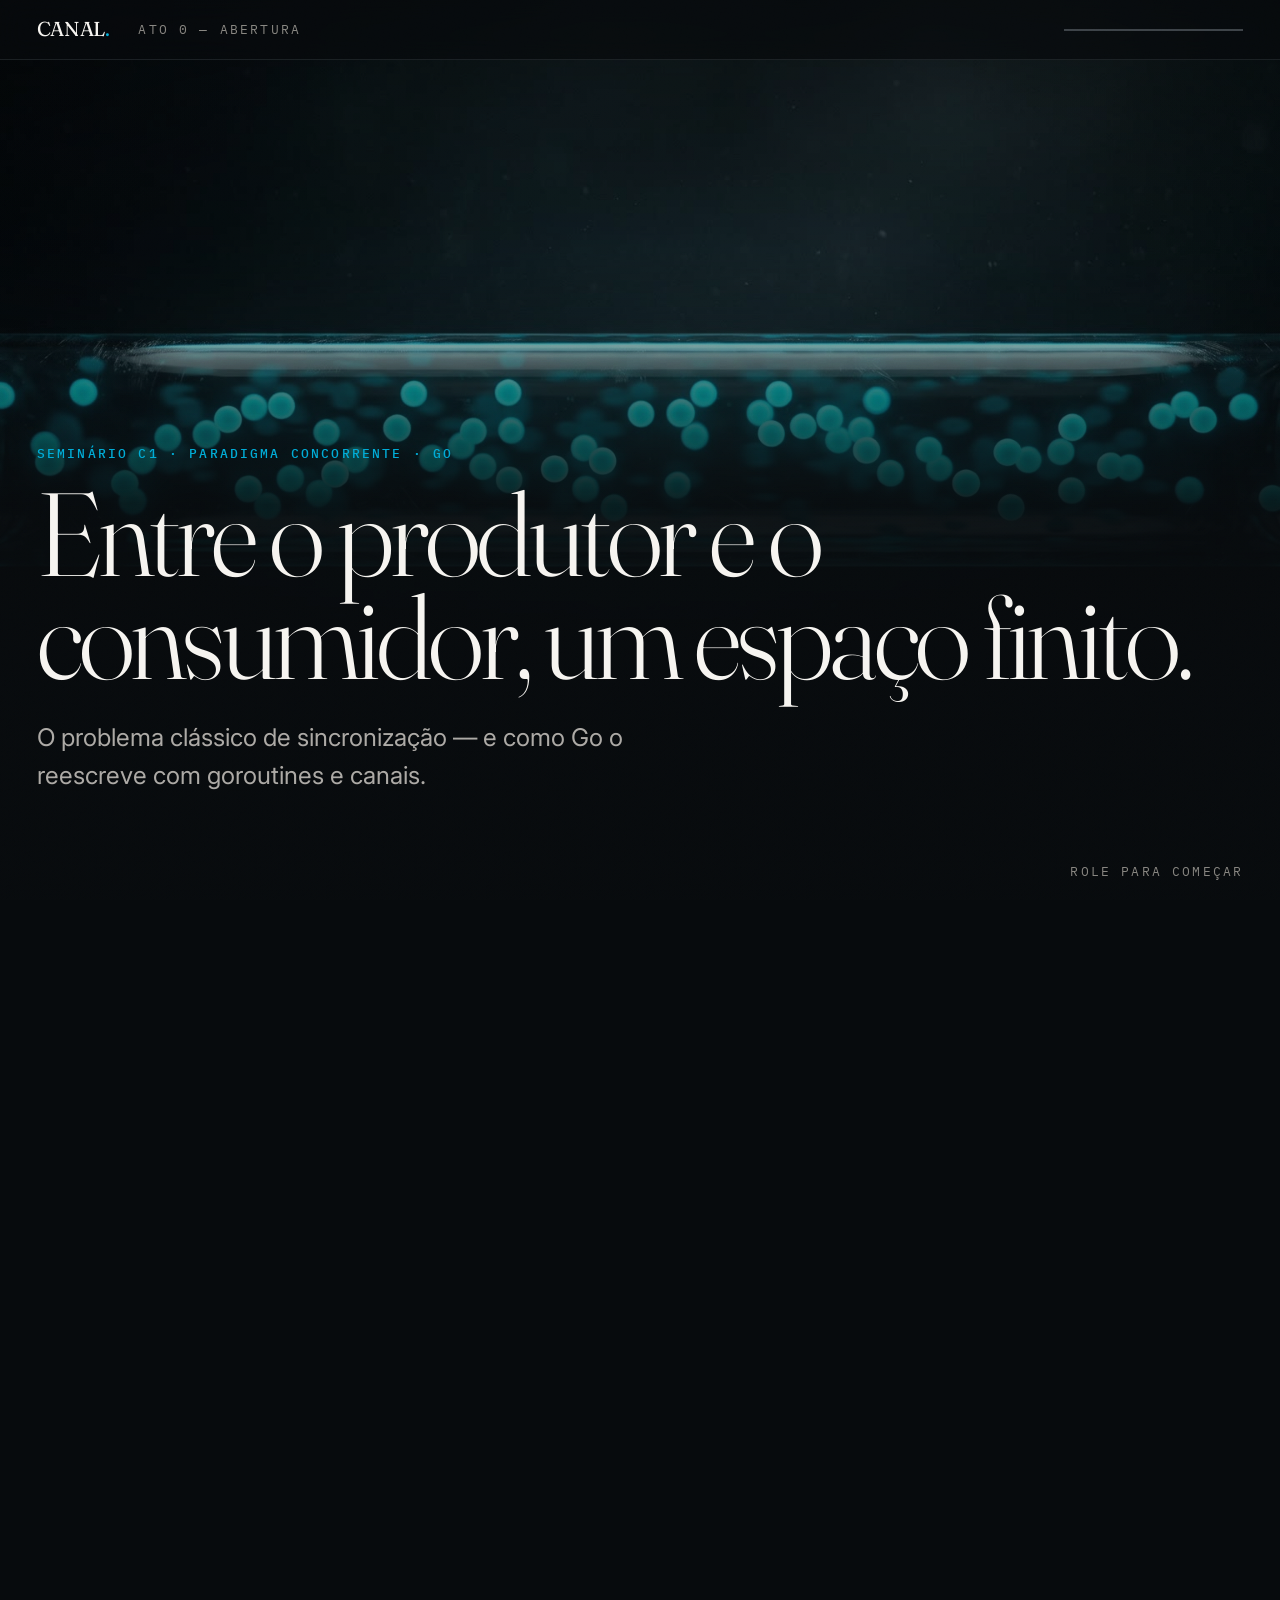
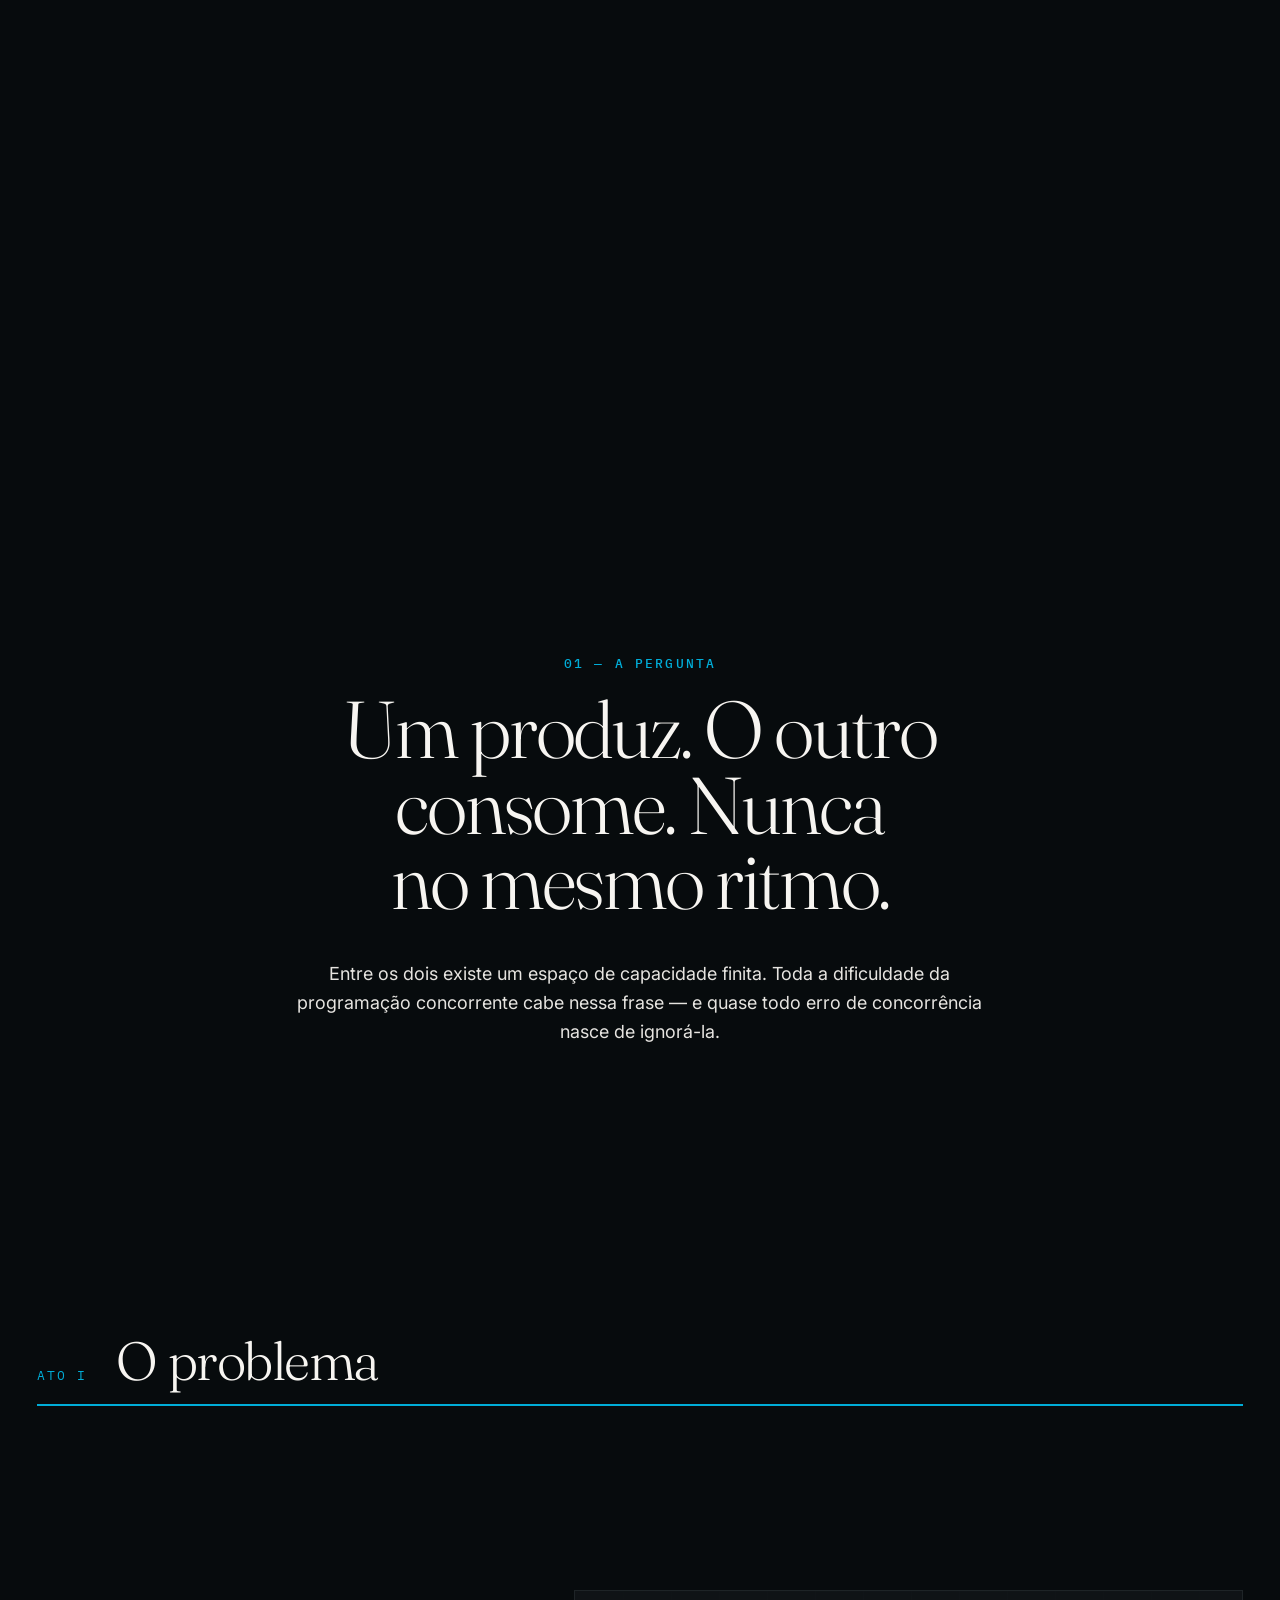
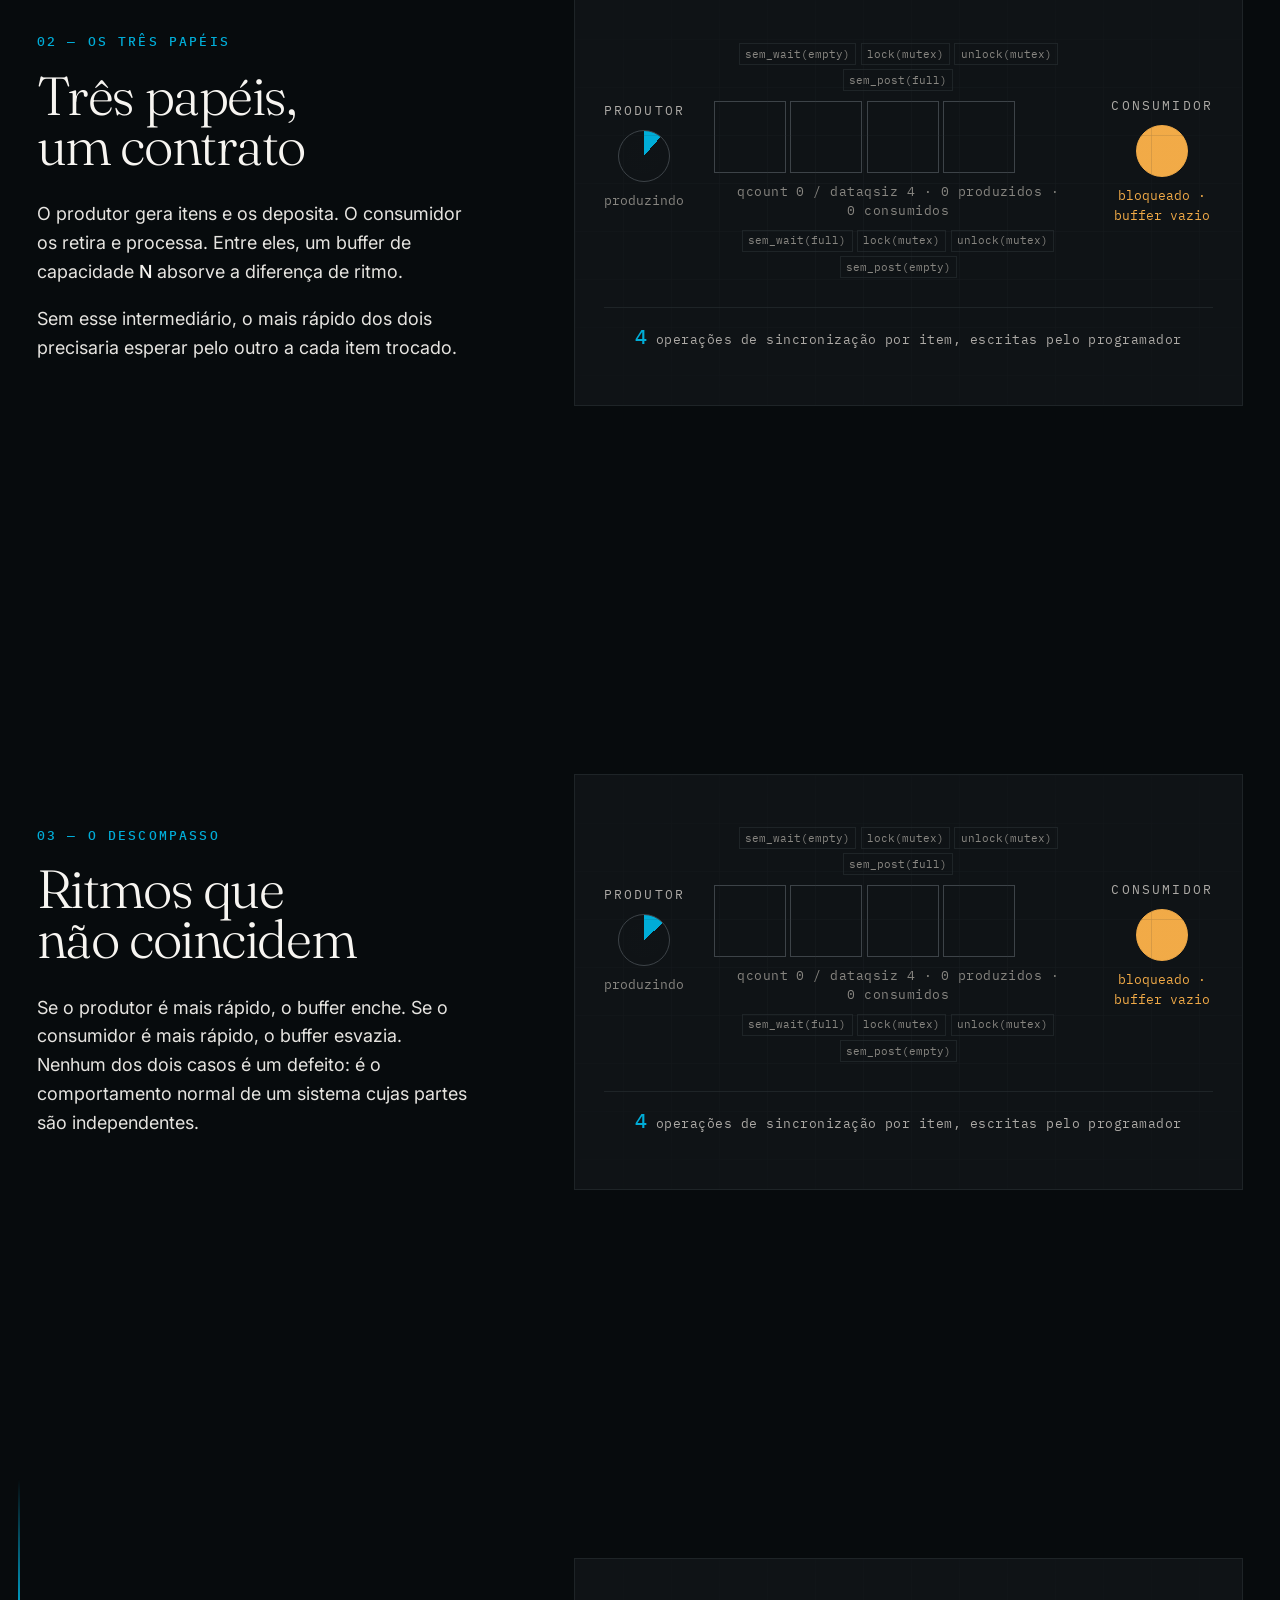
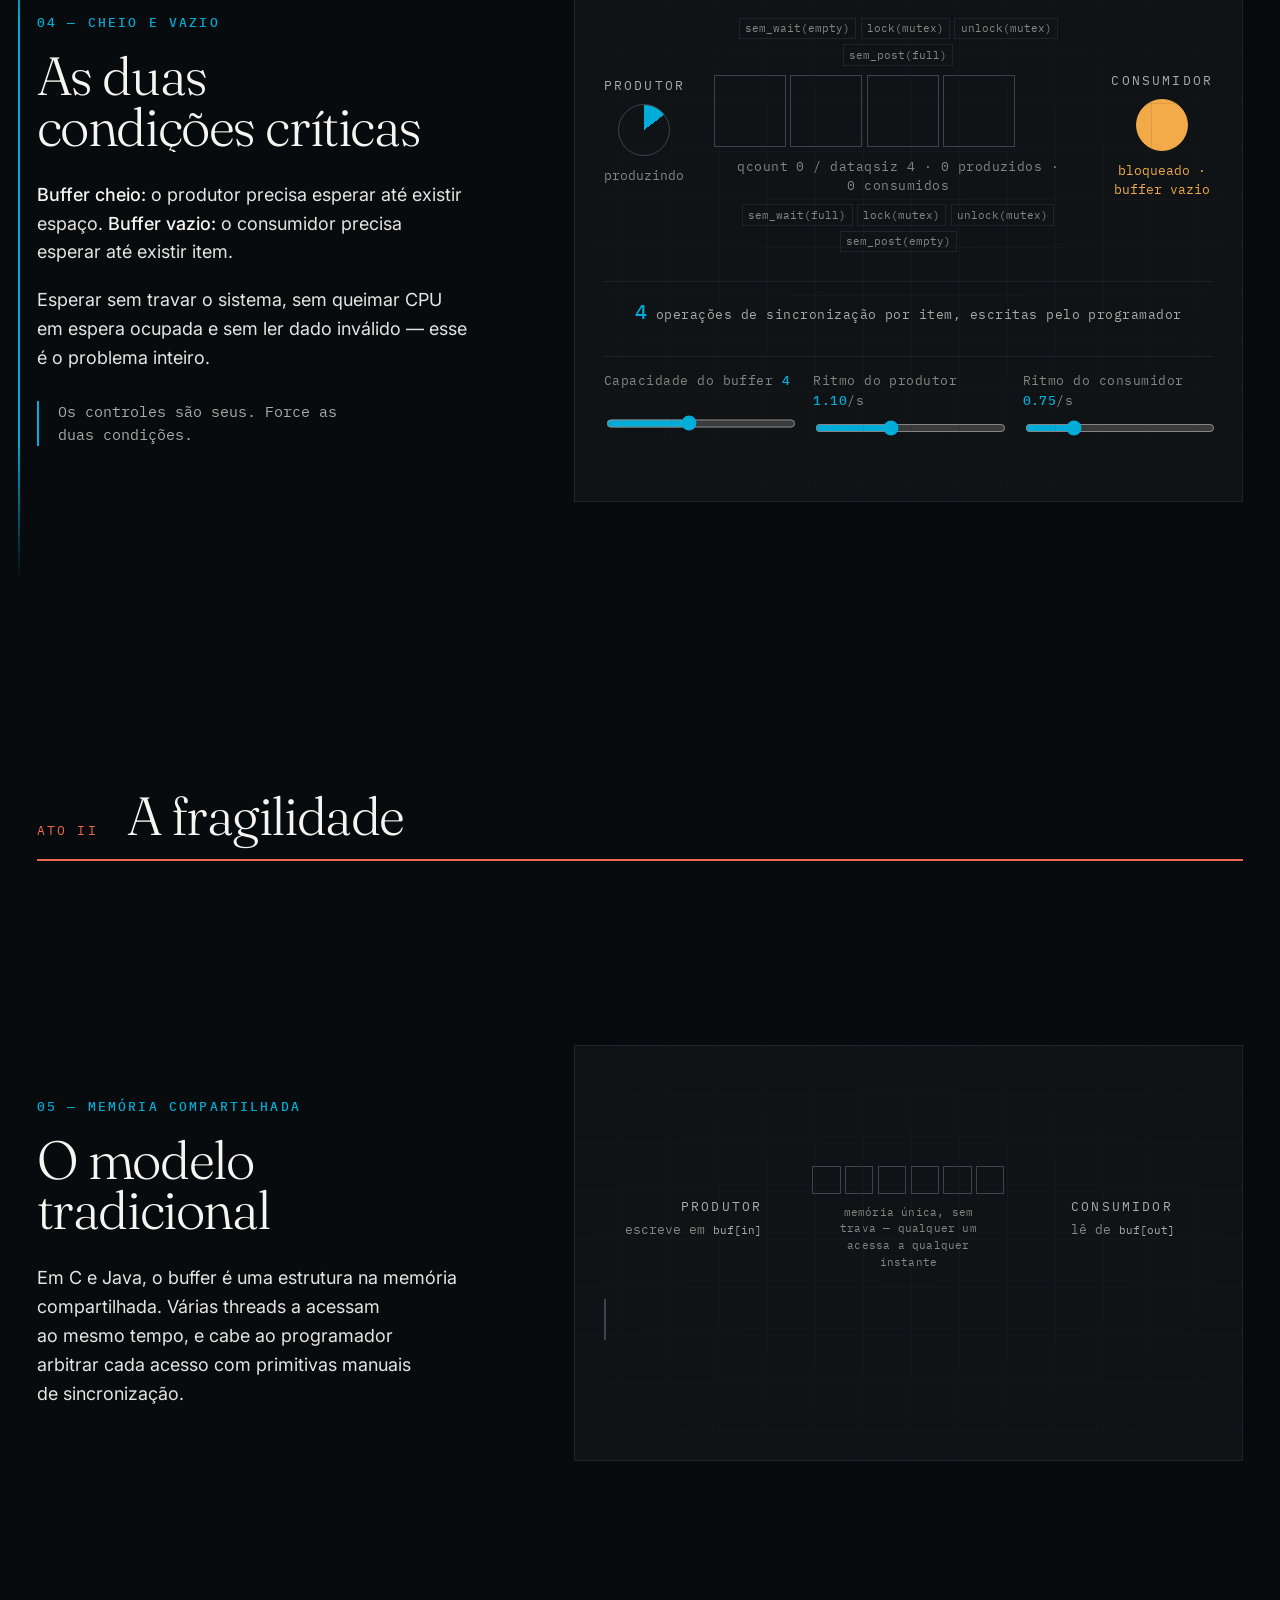
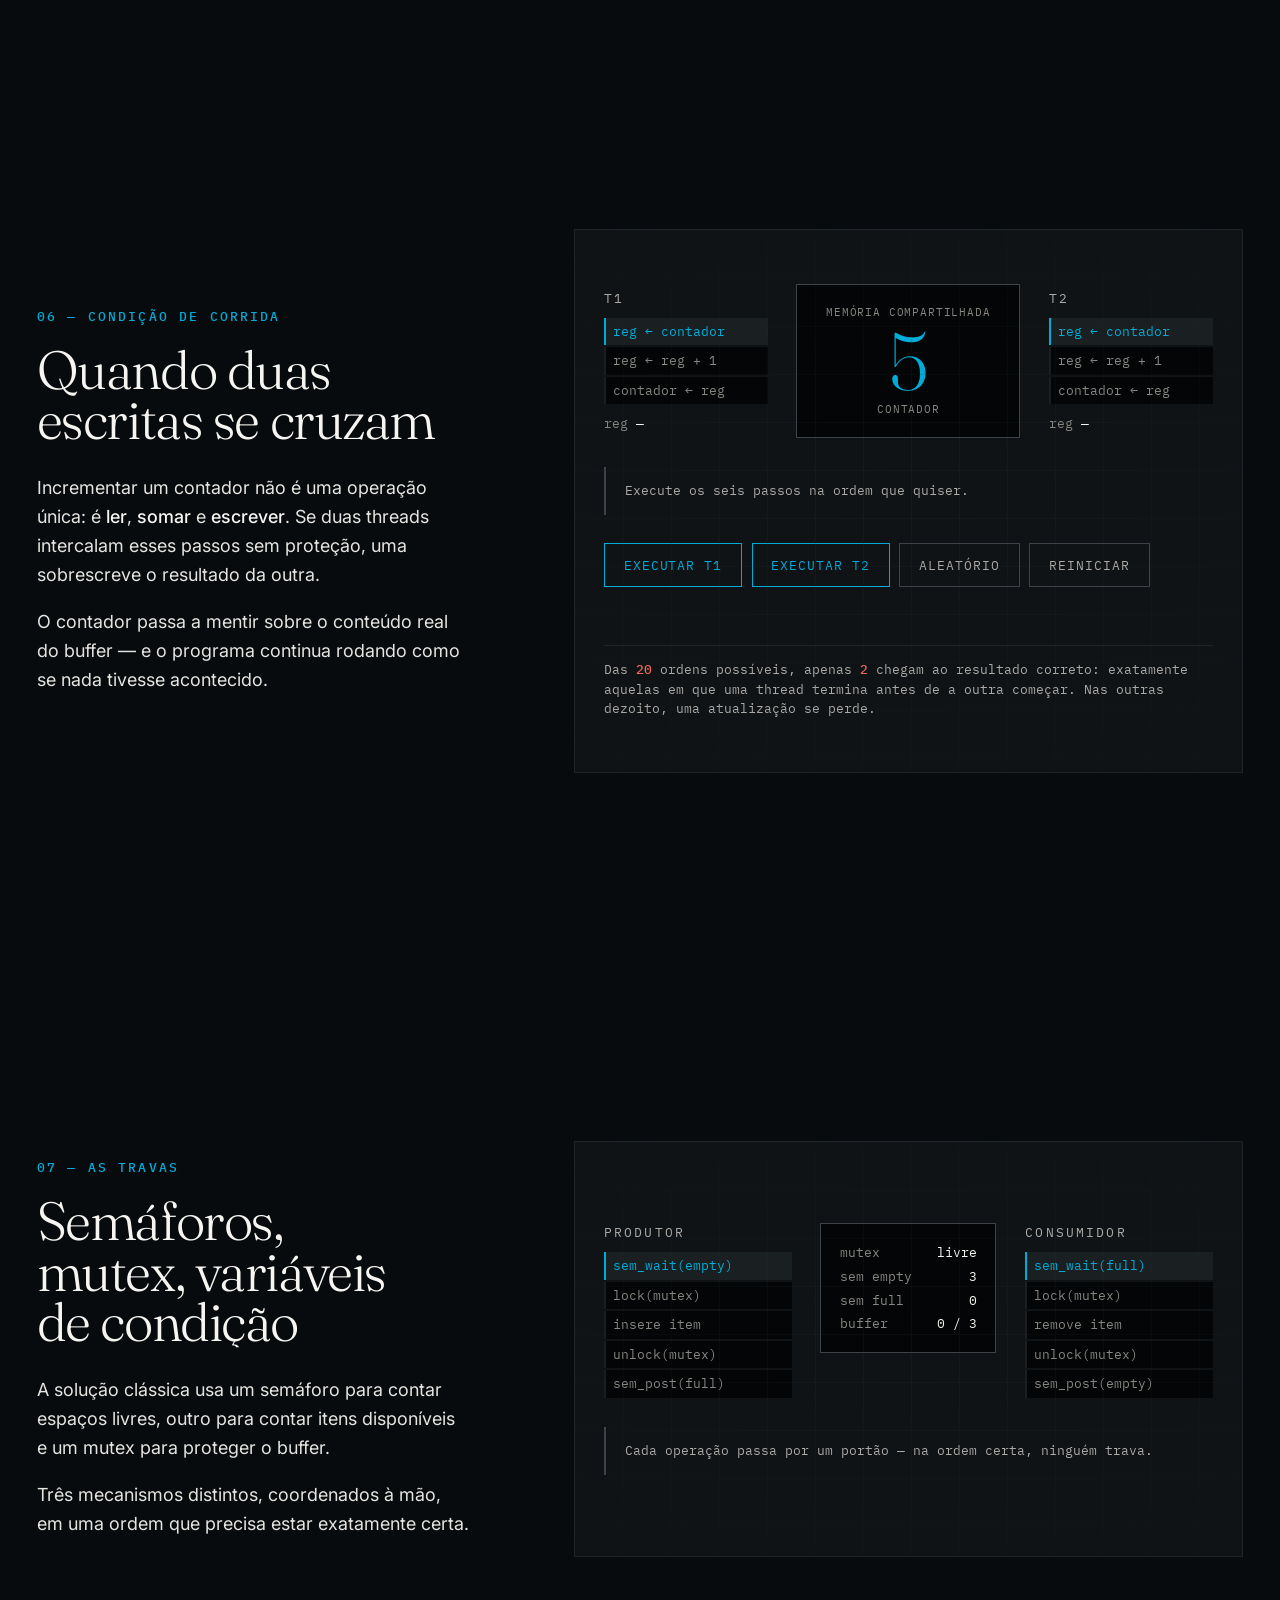
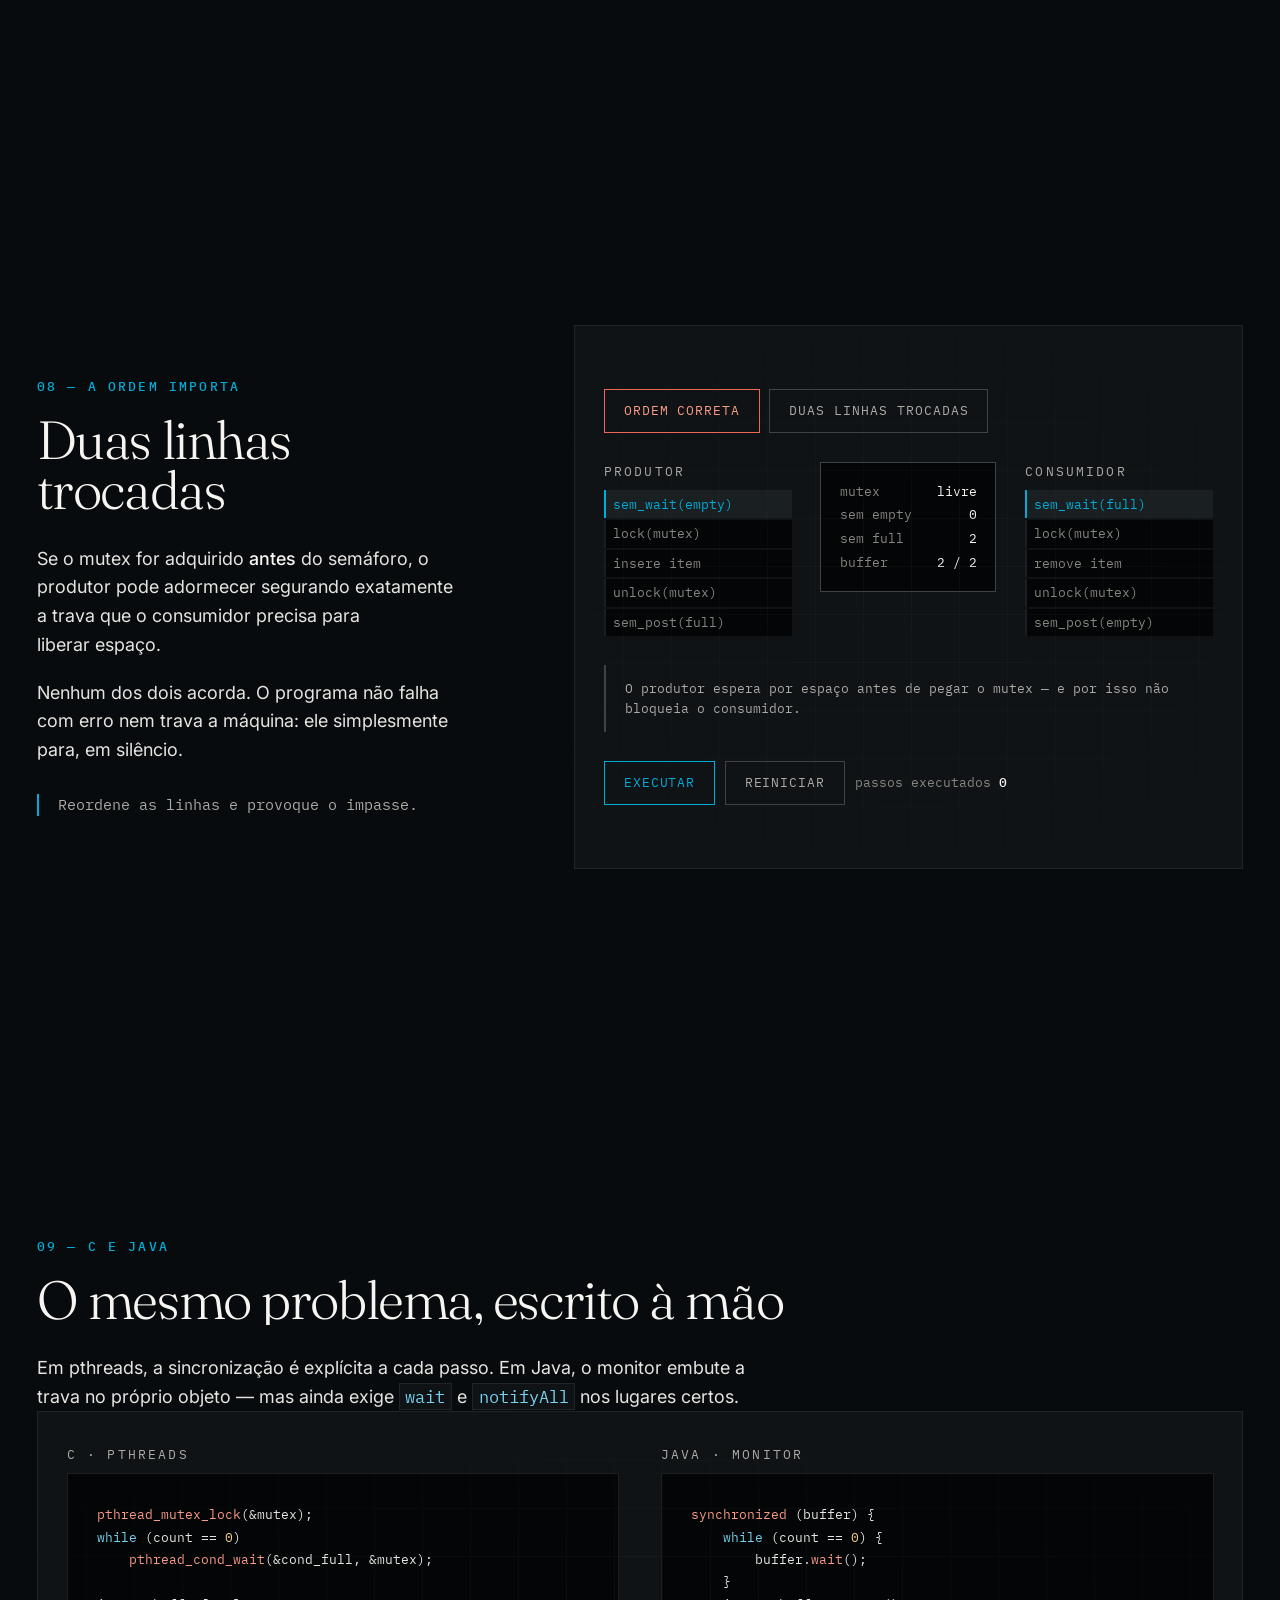
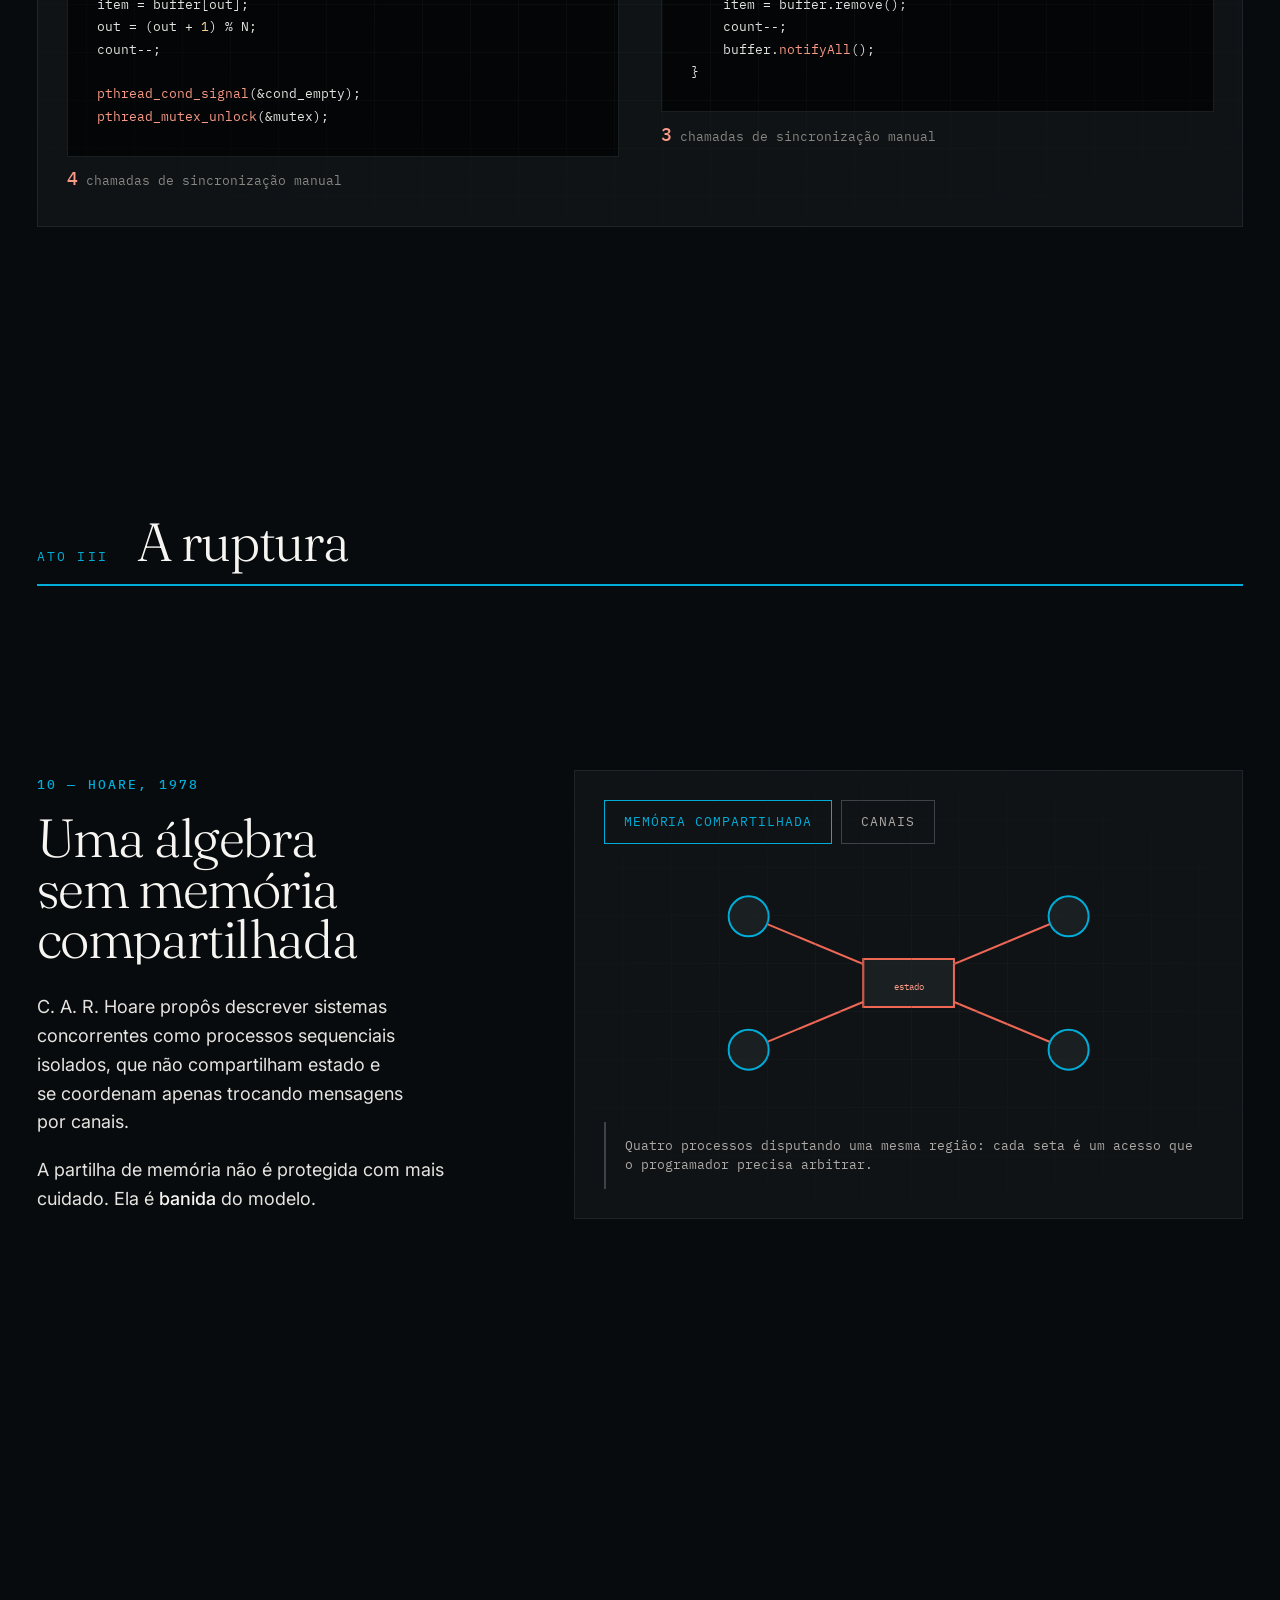
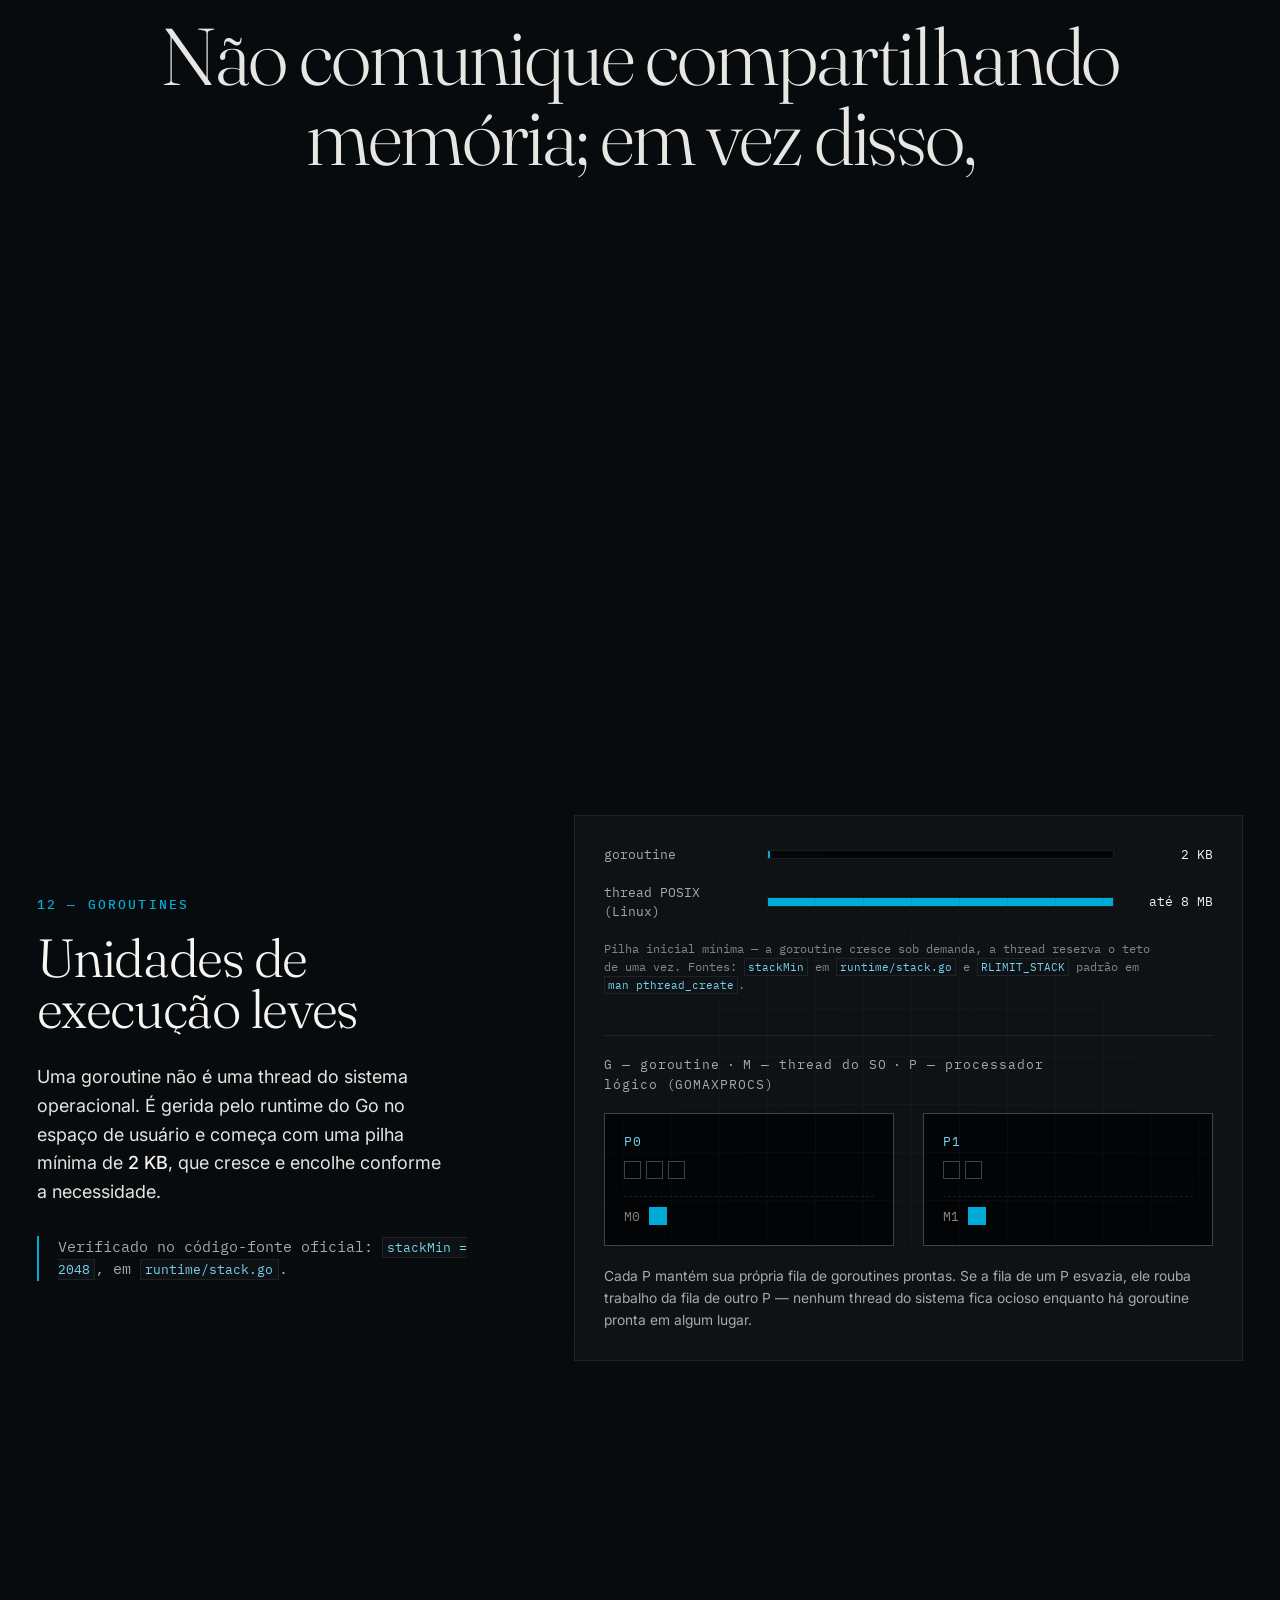
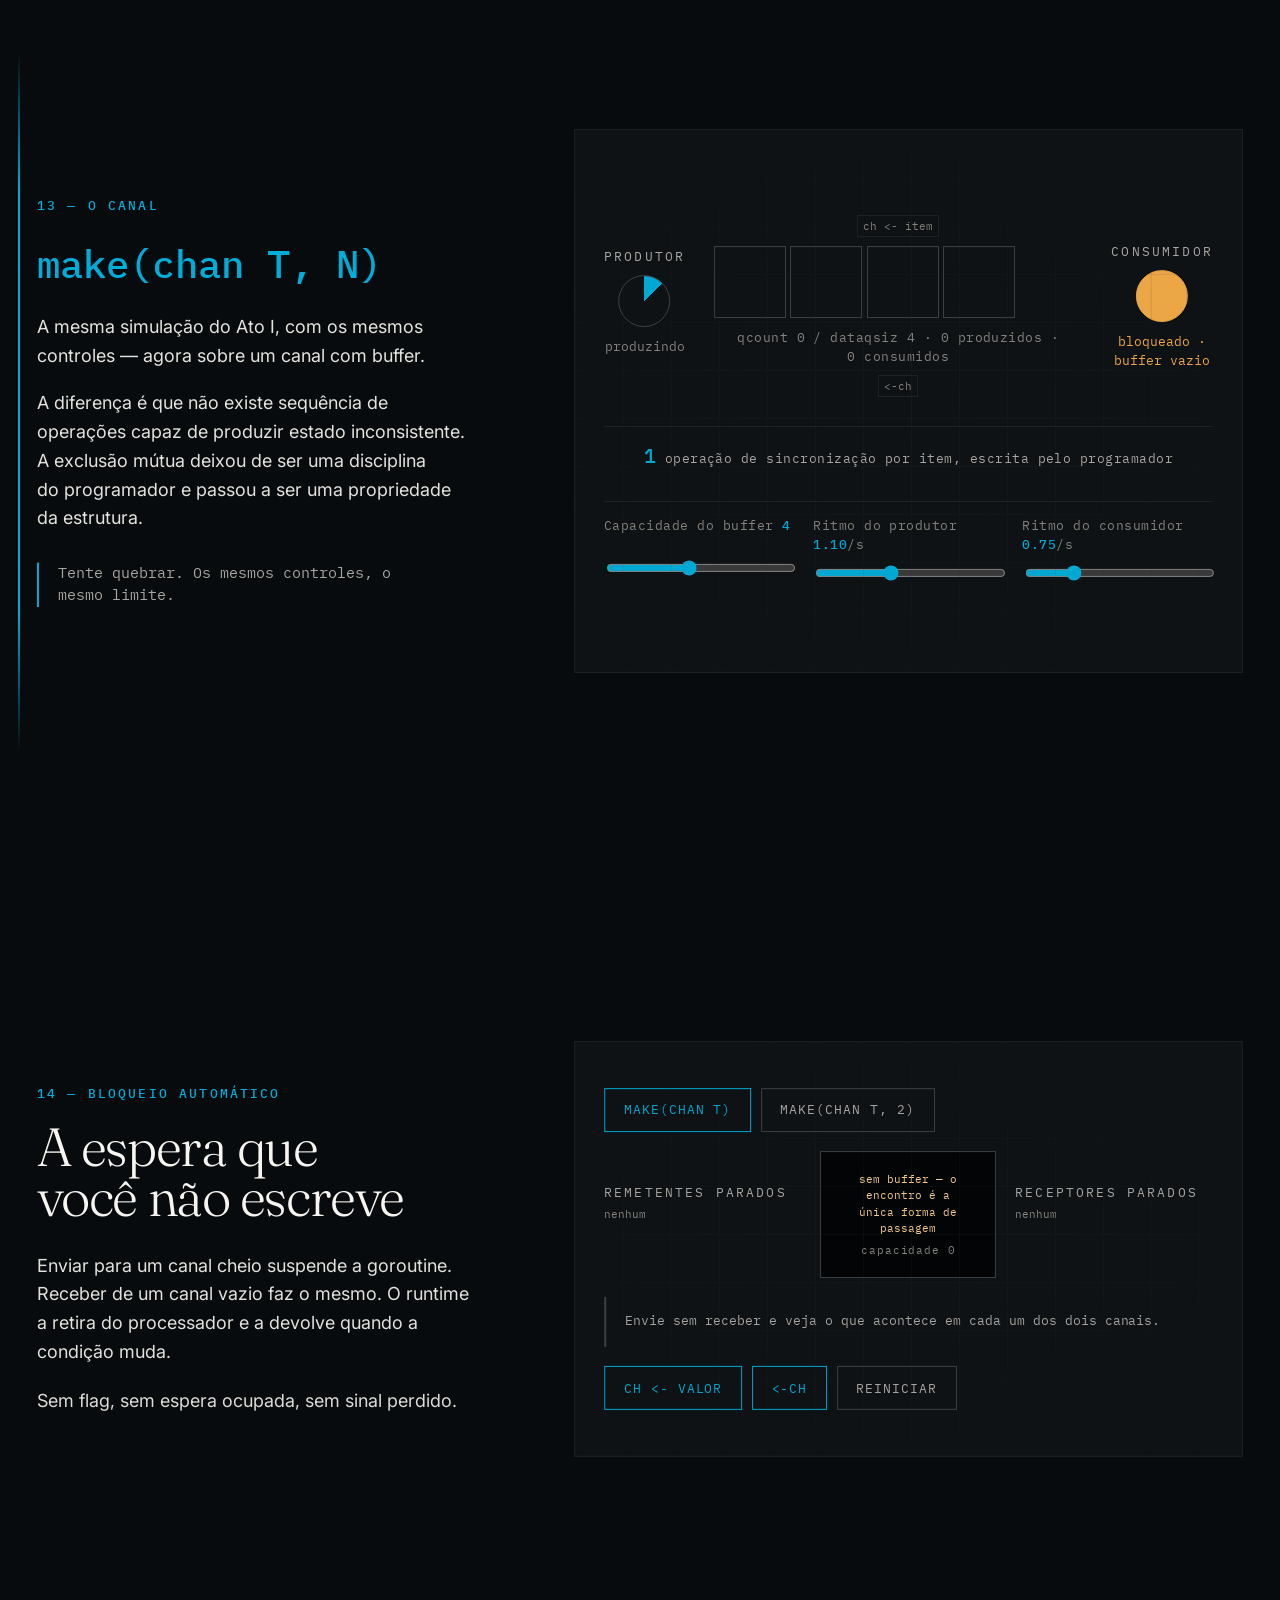
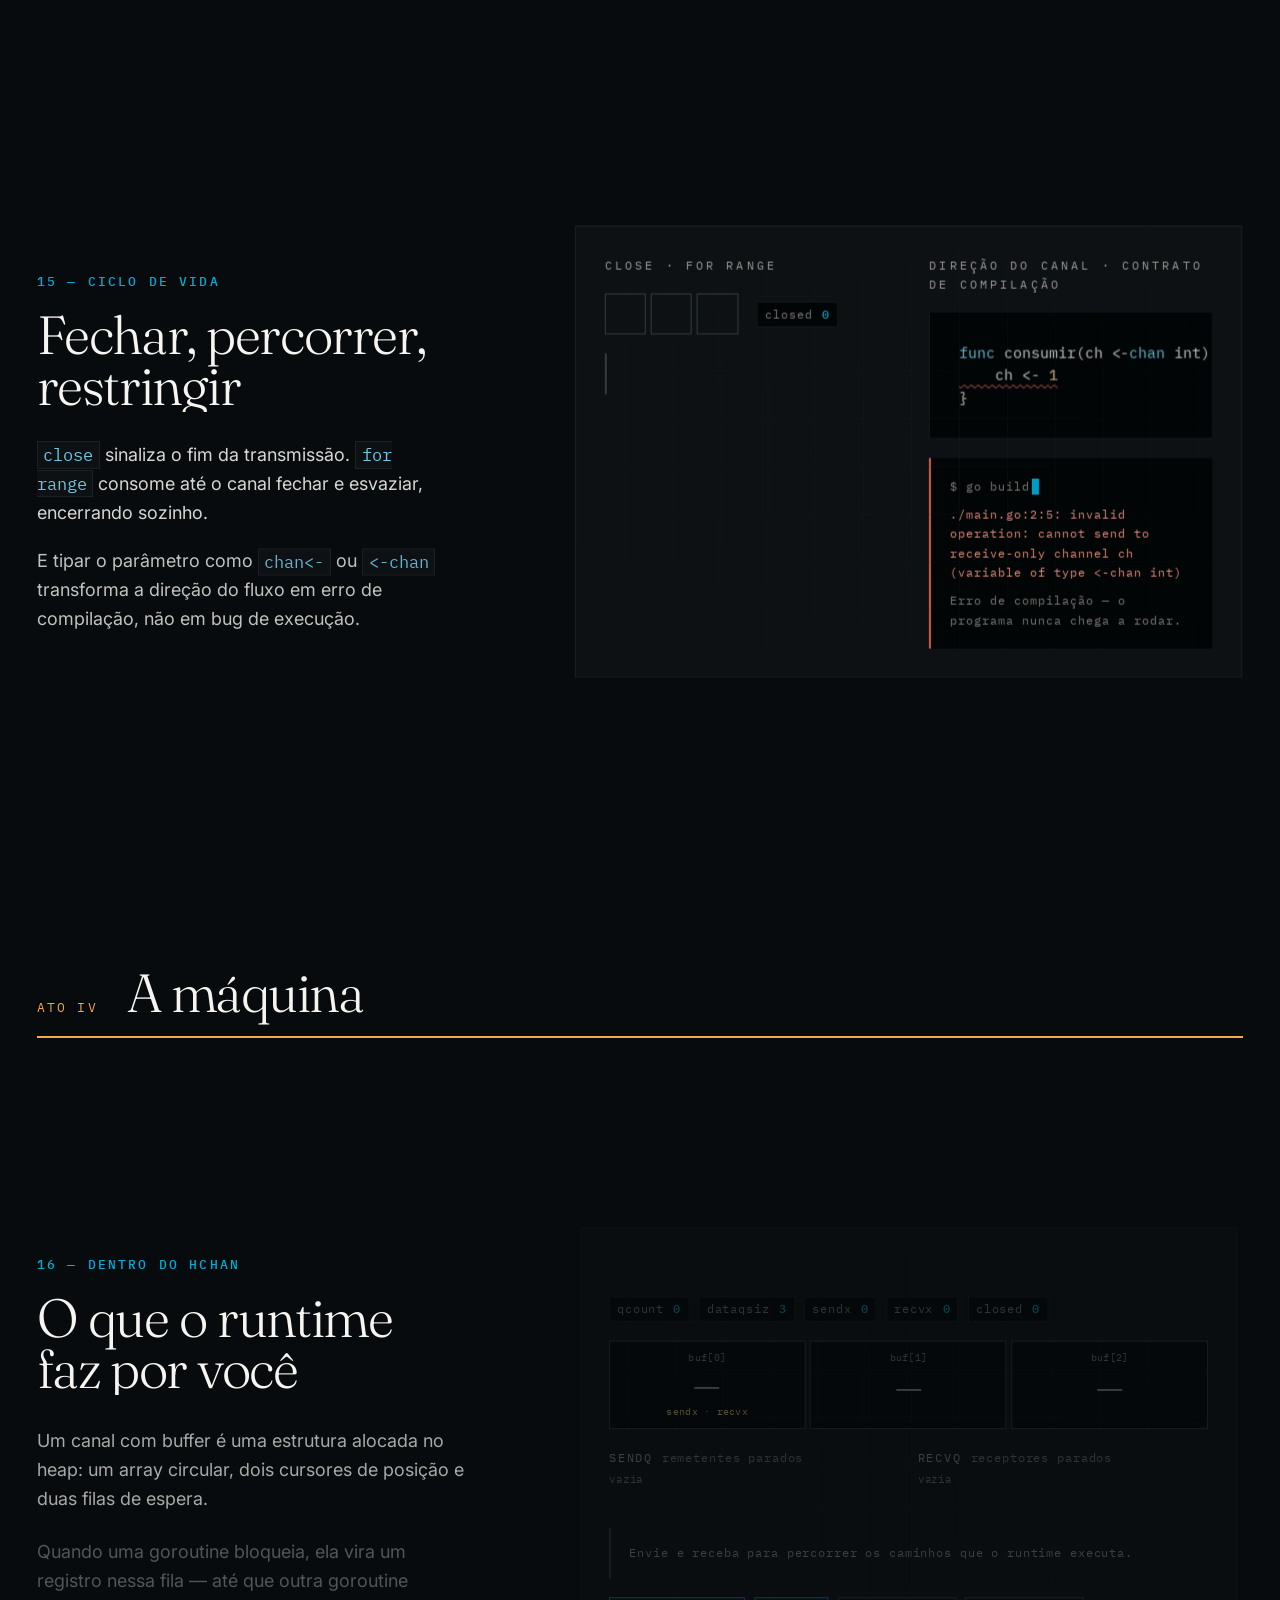
<file: Site_Seminario/public/index.html>
<!DOCTYPE html>
<html lang="pt-BR">
<head>
<meta charset="UTF-8">
<meta name="viewport" content="width=device-width, initial-scale=1">
<title>CANAL — O problema produtor–consumidor e a concorrência em Go</title>
<meta name="description" content="Experiência interativa sobre o problema clássico do produtor–consumidor: do buffer limitado e das travas manuais em C e Java até goroutines e canais no modelo CSP de Go.">

<link rel="icon" href="./assets/img/favicon.svg" type="image/svg+xml">
<link rel="icon" href="./assets/img/favicon-32.png" sizes="32x32" type="image/png">
<link rel="apple-touch-icon" href="./assets/img/apple-touch-icon.png">
<meta name="theme-color" content="#070b0d">
<link rel="canonical" href="https://prodconsumer.web.app/">

<meta property="og:type" content="website">
<meta property="og:url" content="https://prodconsumer.web.app/">
<meta property="og:locale" content="pt_BR">
<meta property="og:title" content="CANAL — O problema produtor–consumidor e a concorrência em Go">
<meta property="og:description" content="Experiência interativa sobre o problema clássico do produtor–consumidor: do buffer limitado e das travas manuais em C e Java até goroutines e canais no modelo CSP de Go.">
<meta property="og:image" content="https://prodconsumer.web.app/assets/img/og-image.jpg">
<meta property="og:image:width" content="1200">
<meta property="og:image:height" content="630">
<meta property="og:image:alt" content="Um conduto de vidro com esferas cianas em suspensão — o dado em trânsito dentro de um canal.">

<meta name="twitter:card" content="summary_large_image">
<meta name="twitter:title" content="CANAL — O problema produtor–consumidor e a concorrência em Go">
<meta name="twitter:description" content="Experiência interativa sobre o problema clássico do produtor–consumidor: do buffer limitado e das travas manuais em C e Java até goroutines e canais no modelo CSP de Go.">
<meta name="twitter:image" content="https://prodconsumer.web.app/assets/img/og-image.jpg">

<link rel="preconnect" href="https://fonts.googleapis.com">
<link rel="preconnect" href="https://fonts.gstatic.com" crossorigin>
<link rel="stylesheet" href="https://fonts.googleapis.com/css2?family=Fraunces:opsz,wght@9..144,300..700&amp;family=IBM+Plex+Mono:wght@400;500;600&amp;family=Inter:opsz,wght@14..32,400..600&amp;display=swap">

<link rel="stylesheet" href="./styles/tokens.css">
<link rel="stylesheet" href="./styles/base.css">
<link rel="stylesheet" href="./styles/layout.css">
<link rel="stylesheet" href="./styles/components.css">
<link rel="stylesheet" href="./styles/viz.css">
<link rel="stylesheet" href="./styles/motion.css">
</head>

<body>

<a class="pular" href="#conteudo">Pular para o conteúdo</a>

<header class="barra">
  <a class="barra-marca" href="#cena-00">CANAL<span>.</span></a>
  <p class="barra-ato" id="barra-ato" aria-live="polite">Ato 0 — Abertura</p>
  <div class="barra-progresso" role="progressbar" aria-label="Progresso da leitura"
       aria-valuemin="0" aria-valuemax="100" aria-valuenow="0" id="barra-progresso">
    <span class="barra-preenchimento"></span>
  </div>
</header>

<main id="conteudo">

  <!-- ================= ATO 0 — ABERTURA ================= -->
  <div class="ato" id="ato-0" data-ato="0" data-ato-nome="Abertura">

    <section class="cena" id="cena-00" data-cena="00" data-tipo="cinematica" aria-labelledby="t-00">
      <video class="cena-video" src="./assets/video/hero-loop.mp4" poster="./assets/img/hero-poster.jpg"
             autoplay muted loop playsinline aria-hidden="true"></video>
      <div class="cena-veu"></div>
      <div class="cena-abertura">
        <p class="rotulo">Seminário C1 · Paradigma concorrente · Go</p>
        <h1 class="titulo-abertura" id="t-00">Entre o produtor e o consumidor, um espaço finito.</h1>
        <p class="prosa-abertura">
          O problema clássico de sincronização — e como Go o reescreve
          com goroutines e canais.
        </p>
      </div>
      <p class="indicio" aria-hidden="true">Role para começar</p>
    </section>

    <section class="cena" data-cena="01" data-tipo="livre" id="cena-01" aria-labelledby="t-01">
      <div class="cena-texto cena-texto--centro">
        <p class="rotulo">01 — A pergunta</p>
        <h2 class="titulo-grande" id="t-01">Um produz. O outro consome. Nunca no mesmo ritmo.</h2>
        <p class="prosa">
          Entre os dois existe um espaço de capacidade finita. Toda a dificuldade da
          programação concorrente cabe nessa frase — e quase todo erro de concorrência
          nasce de ignorá-la.
        </p>
      </div>
    </section>

  </div>

  <!-- ================= ATO I — O PROBLEMA ================= -->
  <div class="ato" id="ato-I" data-ato="I" data-ato-nome="O problema">

    <header class="ato-abertura">
      <p class="ato-num">Ato I</p>
      <h2 class="ato-nome">O problema</h2>
    </header>

    <section class="cena" id="cena-02" data-cena="02" data-tipo="fixada" aria-labelledby="t-02">
      <div class="cena-texto">
        <p class="rotulo">02 — Os três papéis</p>
        <h3 class="titulo" id="t-02">Três papéis, um contrato</h3>
        <p class="prosa">
          O produtor gera itens e os deposita. O consumidor os retira e processa. Entre
          eles, um buffer de capacidade <b>N</b> absorve a diferença de ritmo.
        </p>
        <p class="prosa">
          Sem esse intermediário, o mais rápido dos dois precisaria esperar pelo outro
          a cada item trocado.
        </p>
      </div>
      <figure class="palco" data-viz="buffer" data-modo="apresentacao">
        <div class="palco-vazio">V1 · Produtor → buffer → consumidor</div>
        <figcaption class="sr-only">
          Diagrama animado: um produtor deposita itens em um buffer de capacidade finita,
          de onde um consumidor os retira.
        </figcaption>
      </figure>
    </section>

    <section class="cena" id="cena-03" data-cena="03" data-tipo="fixada" aria-labelledby="t-03">
      <div class="cena-texto">
        <p class="rotulo">03 — O descompasso</p>
        <h3 class="titulo" id="t-03">Ritmos que não coincidem</h3>
        <p class="prosa">
          Se o produtor é mais rápido, o buffer enche. Se o consumidor é mais rápido, o
          buffer esvazia. Nenhum dos dois casos é um defeito: é o comportamento normal
          de um sistema cujas partes são independentes.
        </p>
      </div>
      <figure class="palco" data-viz="buffer" data-modo="descompasso">
        <div class="palco-vazio">V1 · Produtor rápido, consumidor lento</div>
        <figcaption class="sr-only">
          O buffer enche progressivamente quando a produção supera o consumo.
        </figcaption>
      </figure>
    </section>

    <section class="cena cena--eixo" id="cena-04" data-cena="04" data-tipo="interativa" aria-labelledby="t-04">
      <div class="cena-texto">
        <p class="rotulo">04 — Cheio e vazio</p>
        <h3 class="titulo" id="t-04">As duas condições críticas</h3>
        <p class="prosa">
          <b>Buffer cheio:</b> o produtor precisa esperar até existir espaço.
          <b>Buffer vazio:</b> o consumidor precisa esperar até existir item.
        </p>
        <p class="prosa">
          Esperar sem travar o sistema, sem queimar CPU em espera ocupada e sem ler
          dado inválido — esse é o problema inteiro.
        </p>
        <p class="nota">Os controles são seus. Force as duas condições.</p>
      </div>
      <figure class="palco palco--alto" data-viz="buffer" data-modo="interativo-travas">
        <div class="palco-vazio">V1 · Controles: N, ritmo de produção e consumo</div>
        <figcaption class="sr-only">
          Simulação interativa do buffer limitado com controles de capacidade e de
          ritmo de produção e consumo.
        </figcaption>
      </figure>
    </section>

  </div>

  <!-- ================= ATO II — A FRAGILIDADE ================= -->
  <div class="ato" id="ato-II" data-ato="II" data-ato-nome="A fragilidade">

    <header class="ato-abertura ato-abertura--falha">
      <p class="ato-num">Ato II</p>
      <h2 class="ato-nome">A fragilidade</h2>
    </header>

    <section class="cena" id="cena-05" data-cena="05" data-tipo="fixada" aria-labelledby="t-05">
      <div class="cena-texto">
        <p class="rotulo">05 — Memória compartilhada</p>
        <h3 class="titulo" id="t-05">O modelo tradicional</h3>
        <p class="prosa">
          Em C e Java, o buffer é uma estrutura na memória compartilhada. Várias threads
          a acessam ao mesmo tempo, e cabe ao programador arbitrar cada acesso com
          primitivas manuais de sincronização.
        </p>
      </div>
      <figure class="palco" data-viz="compartilhada">
        <div class="palco-vazio">V4 · Área compartilhada e dois ponteiros</div>
        <figcaption class="sr-only">
          Duas threads acessando simultaneamente a mesma região de memória.
        </figcaption>
      </figure>
    </section>

    <section class="cena" id="cena-06" data-cena="06" data-tipo="fixada" aria-labelledby="t-06">
      <div class="cena-texto">
        <p class="rotulo">06 — Condição de corrida</p>
        <h3 class="titulo" id="t-06">Quando duas escritas se cruzam</h3>
        <p class="prosa">
          Incrementar um contador não é uma operação única: é <b>ler</b>, <b>somar</b> e
          <b>escrever</b>. Se duas threads intercalam esses passos sem proteção, uma
          sobrescreve o resultado da outra.
        </p>
        <p class="prosa">
          O contador passa a mentir sobre o conteúdo real do buffer — e o programa
          continua rodando como se nada tivesse acontecido.
        </p>
      </div>
      <figure class="palco palco--alto" data-viz="corrida">
        <div class="palco-vazio">V2 · Intercalação de instruções, passo a passo</div>
        <figcaption class="sr-only">
          Linha do tempo mostrando duas threads intercalando leitura e escrita do mesmo
          contador, resultando em um valor inconsistente.
        </figcaption>
      </figure>
    </section>

    <section class="cena" id="cena-07" data-cena="07" data-tipo="fixada" aria-labelledby="t-07">
      <div class="cena-texto">
        <p class="rotulo">07 — As travas</p>
        <h3 class="titulo" id="t-07">Semáforos, mutex, variáveis de condição</h3>
        <p class="prosa">
          A solução clássica usa um semáforo para contar espaços livres, outro para
          contar itens disponíveis e um mutex para proteger o buffer.
        </p>
        <p class="prosa">
          Três mecanismos distintos, coordenados à mão, em uma ordem que precisa estar
          exatamente certa.
        </p>
      </div>
      <figure class="palco" data-viz="primitivas">
        <div class="palco-vazio">V4 · As primitivas como portões sequenciais</div>
        <figcaption class="sr-only">
          Representação das primitivas de sincronização como portões que cada thread
          precisa atravessar em ordem.
        </figcaption>
      </figure>
    </section>

    <section class="cena" id="cena-08" data-cena="08" data-tipo="interativa" aria-labelledby="t-08">
      <div class="cena-texto">
        <p class="rotulo">08 — A ordem importa</p>
        <h3 class="titulo" id="t-08">Duas linhas trocadas</h3>
        <p class="prosa">
          Se o mutex for adquirido <b>antes</b> do semáforo, o produtor pode adormecer
          segurando exatamente a trava que o consumidor precisa para liberar espaço.
        </p>
        <p class="prosa">
          Nenhum dos dois acorda. O programa não falha com erro nem trava a máquina:
          ele simplesmente para, em silêncio.
        </p>
        <p class="nota">Reordene as linhas e provoque o impasse.</p>
      </div>
      <figure class="palco palco--alto" data-viz="impasse">
        <div class="palco-vazio">V3 · Reordenação e impasse</div>
        <figcaption class="sr-only">
          Simulação em que trocar a ordem de aquisição do mutex e do semáforo leva
          produtor e consumidor a um bloqueio mútuo permanente.
        </figcaption>
      </figure>
    </section>

    <section class="cena" id="cena-09" data-cena="09" data-tipo="livre" aria-labelledby="t-09">
      <div class="cena-texto cena-texto--largo">
        <p class="rotulo">09 — C e Java</p>
        <h3 class="titulo" id="t-09">O mesmo problema, escrito à mão</h3>
        <p class="prosa">
          Em pthreads, a sincronização é explícita a cada passo. Em Java, o monitor
          embute a trava no próprio objeto — mas ainda exige <code>wait</code> e
          <code>notifyAll</code> nos lugares certos.
        </p>
        <div class="palco" data-viz="codigo-tradicional">
          <div class="palco-vazio">Blocos de código C e Java com o custo de sincronização destacado</div>
        </div>
      </div>
    </section>

  </div>

  <!-- ================= ATO III — A RUPTURA ================= -->
  <div class="ato" id="ato-III" data-ato="III" data-ato-nome="A ruptura">

    <header class="ato-abertura">
      <p class="ato-num">Ato III</p>
      <h2 class="ato-nome">A ruptura</h2>
    </header>

    <section class="cena" id="cena-10" data-cena="10" data-tipo="cinematica" aria-labelledby="t-10">
      <div class="cena-texto">
        <p class="rotulo">10 — Hoare, 1978</p>
        <h3 class="titulo" id="t-10">Uma álgebra sem memória compartilhada</h3>
        <p class="prosa">
          C. A. R. Hoare propôs descrever sistemas concorrentes como processos
          sequenciais isolados, que não compartilham estado e se coordenam apenas
          trocando mensagens por canais.
        </p>
        <p class="prosa">
          A partilha de memória não é protegida com mais cuidado. Ela é
          <b>banida</b> do modelo.
        </p>
      </div>
      <figure class="palco" data-viz="canal" data-modo="csp">
        <div class="palco-vazio">V5 · A memória compartilhada se dissolve em canais</div>
        <figcaption class="sr-only">
          Transição visual entre o modelo de memória compartilhada e o modelo de
          processos isolados comunicando-se por canais.
        </figcaption>
      </figure>
    </section>

    <section class="cena" id="cena-11" data-cena="11" data-tipo="lema" aria-labelledby="t-11">
      <blockquote class="lema">
        <p class="lema-texto" id="t-11">
          <span>Não comunique compartilhando memória; em vez disso,</span>
          <em>compartilhe memória comunicando.</em>
        </p>
        <footer class="lema-fonte">Rob Pike · <cite>Share Memory By Communicating</cite></footer>
      </blockquote>
    </section>

    <section class="cena" id="cena-12" data-cena="12" data-tipo="fixada" aria-labelledby="t-12">
      <div class="cena-texto">
        <p class="rotulo">12 — Goroutines</p>
        <h3 class="titulo" id="t-12">Unidades de execução leves</h3>
        <p class="prosa">
          Uma goroutine não é uma thread do sistema operacional. É gerida pelo runtime
          do Go no espaço de usuário e começa com uma pilha mínima de <b>2 KB</b>, que
          cresce e encolhe conforme a necessidade.
        </p>
        <p class="nota">
          Verificado no código-fonte oficial: <code>stackMin = 2048</code>,
          em <code>runtime/stack.go</code>.
        </p>
      </div>
      <figure class="palco" data-viz="escalonador">
        <div class="palco-vazio">V7 escala · V8 escalonador GMP</div>
        <figcaption class="sr-only">
          Comparação de custo de pilha entre goroutine e thread do sistema, e
          distribuição de goroutines entre processadores lógicos e threads.
        </figcaption>
      </figure>
    </section>

    <section class="cena cena--eixo" id="cena-13" data-cena="13" data-tipo="interativa" aria-labelledby="t-13">
      <div class="cena-texto">
        <p class="rotulo">13 — O canal</p>
        <h3 class="titulo" id="t-13"><code class="titulo-codigo">make(chan T, N)</code></h3>
        <p class="prosa">
          A mesma simulação do Ato I, com os mesmos controles — agora sobre um canal
          com buffer.
        </p>
        <p class="prosa">
          A diferença é que não existe sequência de operações capaz de produzir estado
          inconsistente. A exclusão mútua deixou de ser uma disciplina do programador e
          passou a ser uma propriedade da estrutura.
        </p>
        <p class="nota">Tente quebrar. Os mesmos controles, o mesmo limite.</p>
      </div>
      <figure class="palco palco--alto" data-viz="buffer" data-modo="interativo-canal">
        <div class="palco-vazio">V1 · A mesma interface, agora sobre canais</div>
        <figcaption class="sr-only">
          Simulação interativa equivalente à do Ato I, agora implementada com um canal
          com buffer, sem possibilidade de estado inconsistente.
        </figcaption>
      </figure>
    </section>

    <section class="cena" id="cena-14" data-cena="14" data-tipo="fixada" aria-labelledby="t-14">
      <div class="cena-texto">
        <p class="rotulo">14 — Bloqueio automático</p>
        <h3 class="titulo" id="t-14">A espera que você não escreve</h3>
        <p class="prosa">
          Enviar para um canal cheio suspende a goroutine. Receber de um canal vazio faz
          o mesmo. O runtime a retira do processador e a devolve quando a condição muda.
        </p>
        <p class="prosa">
          Sem flag, sem espera ocupada, sem sinal perdido.
        </p>
      </div>
      <figure class="palco" data-viz="canal" data-modo="rendezvous">
        <div class="palco-vazio">V5 · Envio, recebimento, bloqueio e liberação</div>
        <figcaption class="sr-only">
          Comparação entre canal sem buffer, que exige encontro síncrono, e canal com
          buffer, que funciona como fila.
        </figcaption>
      </figure>
    </section>

    <section class="cena" id="cena-15" data-cena="15" data-tipo="fixada" aria-labelledby="t-15">
      <div class="cena-texto">
        <p class="rotulo">15 — Ciclo de vida</p>
        <h3 class="titulo" id="t-15">Fechar, percorrer, restringir</h3>
        <p class="prosa">
          <code>close</code> sinaliza o fim da transmissão. <code>for range</code> consome
          até o canal fechar e esvaziar, encerrando sozinho.
        </p>
        <p class="prosa">
          E tipar o parâmetro como <code>chan&lt;-</code> ou <code>&lt;-chan</code>
          transforma a direção do fluxo em erro de compilação, não em bug de execução.
        </p>
      </div>
      <figure class="palco" data-viz="ciclo-vida">
        <div class="palco-vazio">V9 · close, range e a direção como contrato</div>
        <figcaption class="sr-only">
          Ciclo de vida do canal, incluindo o erro de compilação gerado ao violar a
          direção declarada.
        </figcaption>
      </figure>
    </section>

  </div>

  <!-- ================= ATO IV — A MÁQUINA ================= -->
  <div class="ato" id="ato-IV" data-ato="IV" data-ato-nome="A máquina">

    <header class="ato-abertura ato-abertura--maquina">
      <p class="ato-num">Ato IV</p>
      <h2 class="ato-nome">A máquina</h2>
    </header>

    <section class="cena" id="cena-16" data-cena="16" data-tipo="fixada" aria-labelledby="t-16">
      <div class="cena-texto">
        <p class="rotulo">16 — Dentro do hchan</p>
        <h3 class="titulo" id="t-16">O que o runtime faz por você</h3>
        <p class="prosa">
          Um canal com buffer é uma estrutura alocada no heap: um array circular, dois
          cursores de posição e duas filas de espera.
        </p>
        <p class="prosa">
          Quando uma goroutine bloqueia, ela vira um registro nessa fila — até que outra
          goroutine satisfaça a condição e o escalonador a acorde.
        </p>
        <p class="aviso">
          Camada interna do runtime, não comportamento garantido pela linguagem.
          Detalhes de implementação podem mudar entre versões.
        </p>
      </div>
      <figure class="palco palco--alto" data-viz="hchan">
        <div class="palco-vazio">V6 · Buffer circular, cursores e filas de espera</div>
        <figcaption class="sr-only">
          Anatomia interna de um canal com buffer: array circular, cursores de envio e
          recebimento, contadores de ocupação e filas de goroutines bloqueadas.
        </figcaption>
      </figure>
    </section>

  </div>

  <!-- ================= ATO V — A PROVA ================= -->
  <div class="ato" id="ato-V" data-ato="V" data-ato-nome="A prova">

    <header class="ato-abertura ato-abertura--prova">
      <p class="ato-num">Ato V</p>
      <h2 class="ato-nome">A prova</h2>
    </header>

    <section class="cena" id="cena-17" data-cena="17" data-tipo="livre" aria-labelledby="t-17">
      <div class="cena-texto cena-texto--largo">
        <p class="rotulo">17 — Demonstração</p>
        <h3 class="titulo" id="t-17">Execute e mude os parâmetros</h3>
        <p class="prosa">
          O mesmo programa, rodando de verdade. Altere o tamanho do buffer, o número de
          consumidores e os tempos de produção para ver o comportamento mudar.
        </p>
        <div class="palco" data-viz="demonstracao">
          <div class="palco-vazio">Código com botão de copiar, execução externa e embed opcional</div>
        </div>
      </div>
    </section>

    <section class="cena" id="cena-18" data-cena="18" data-tipo="livre" aria-labelledby="t-18">
      <div class="cena-texto cena-texto--largo">
        <p class="rotulo">18 — Comparação</p>
        <h3 class="titulo" id="t-18">Três formas de dizer a mesma coisa</h3>
        <p class="prosa">
          A comparação não é sobre velocidade, e não há vencedor a declarar. É sobre
          <b>onde mora a responsabilidade pela sincronização</b> — e quanto código é
          preciso escrever para expressá-la.
        </p>
        <div class="palco" data-viz="comparacao">
          <div class="palco-vazio">V10 · O mesmo programa em C, Java e Go</div>
        </div>
      </div>
    </section>

    <section class="cena" id="cena-19" data-cena="19" data-tipo="livre" aria-labelledby="t-19">
      <div class="cena-texto cena-texto--centro">
        <p class="rotulo">19 — Síntese</p>
        <h2 class="titulo-grande" id="t-19">O que realmente muda</h2>
        <p class="prosa">
          A coordenação deixa de ser uma disciplina que o programador sustenta a
          cada linha e passa a ser uma propriedade do canal.
        </p>
        <div class="palco palco--fechamento" data-viz="sintese">
          <div class="palco-vazio">Chamadas de sincronização manual — C, Java, Go</div>
        </div>
      </div>
    </section>

    <section class="cena" id="cena-20" data-cena="20" data-tipo="livre" aria-labelledby="t-20">
      <div class="cena-texto cena-texto--largo">
        <p class="rotulo">20 — Referências</p>
        <h3 class="titulo" id="t-20">Fontes</h3>
        <ol class="referencias">
          <li>
            HOARE, C. A. R. <cite>Communicating Sequential Processes</cite>.
            Communications of the ACM, v. 21, n. 8, p. 666–677, 1978.
          </li>
          <li>
            PIKE, Rob. <cite>Share Memory By Communicating</cite>. The Go Blog.
            <a href="https://go.dev/blog/codelab-share" target="_blank" rel="noopener noreferrer">go.dev/blog/codelab-share</a>
          </li>
          <li>
            THE GO AUTHORS. <cite>runtime/chan.go</cite> — implementação de canais.
            <a href="https://github.com/golang/go/blob/master/src/runtime/chan.go" target="_blank" rel="noopener noreferrer">github.com/golang/go</a>
          </li>
          <li>
            THE GO AUTHORS. <cite>runtime/stack.go</cite> — constante <code>stackMin</code>.
            <a href="https://go.googlesource.com/go/+/refs/heads/master/src/runtime/stack.go" target="_blank" rel="noopener noreferrer">go.googlesource.com</a>
          </li>
          <li>
            THE GO AUTHORS. <cite>The Go Memory Model</cite>.
            <a href="https://go.dev/ref/mem" target="_blank" rel="noopener noreferrer">go.dev/ref/mem</a>
          </li>
          <li>
            TANENBAUM, A. S.; BOS, H. <cite>Sistemas Operacionais Modernos</cite>.
            Produtor–consumidor, semáforos, mutexes e monitores.
          </li>
        </ol>
      </div>
    </section>

  </div>

</main>

<footer class="rodape">
  <p>CANAL · Seminário C1 — Produtor–consumidor · Paradigma concorrente · Go · 14.10.2026</p>
</footer>

<script src="./vendor/gsap/gsap.min.js"></script>
<script src="./vendor/gsap/ScrollTrigger.min.js"></script>
<script type="module" src="./scripts/main.js"></script>

</body>
</html>
</file>
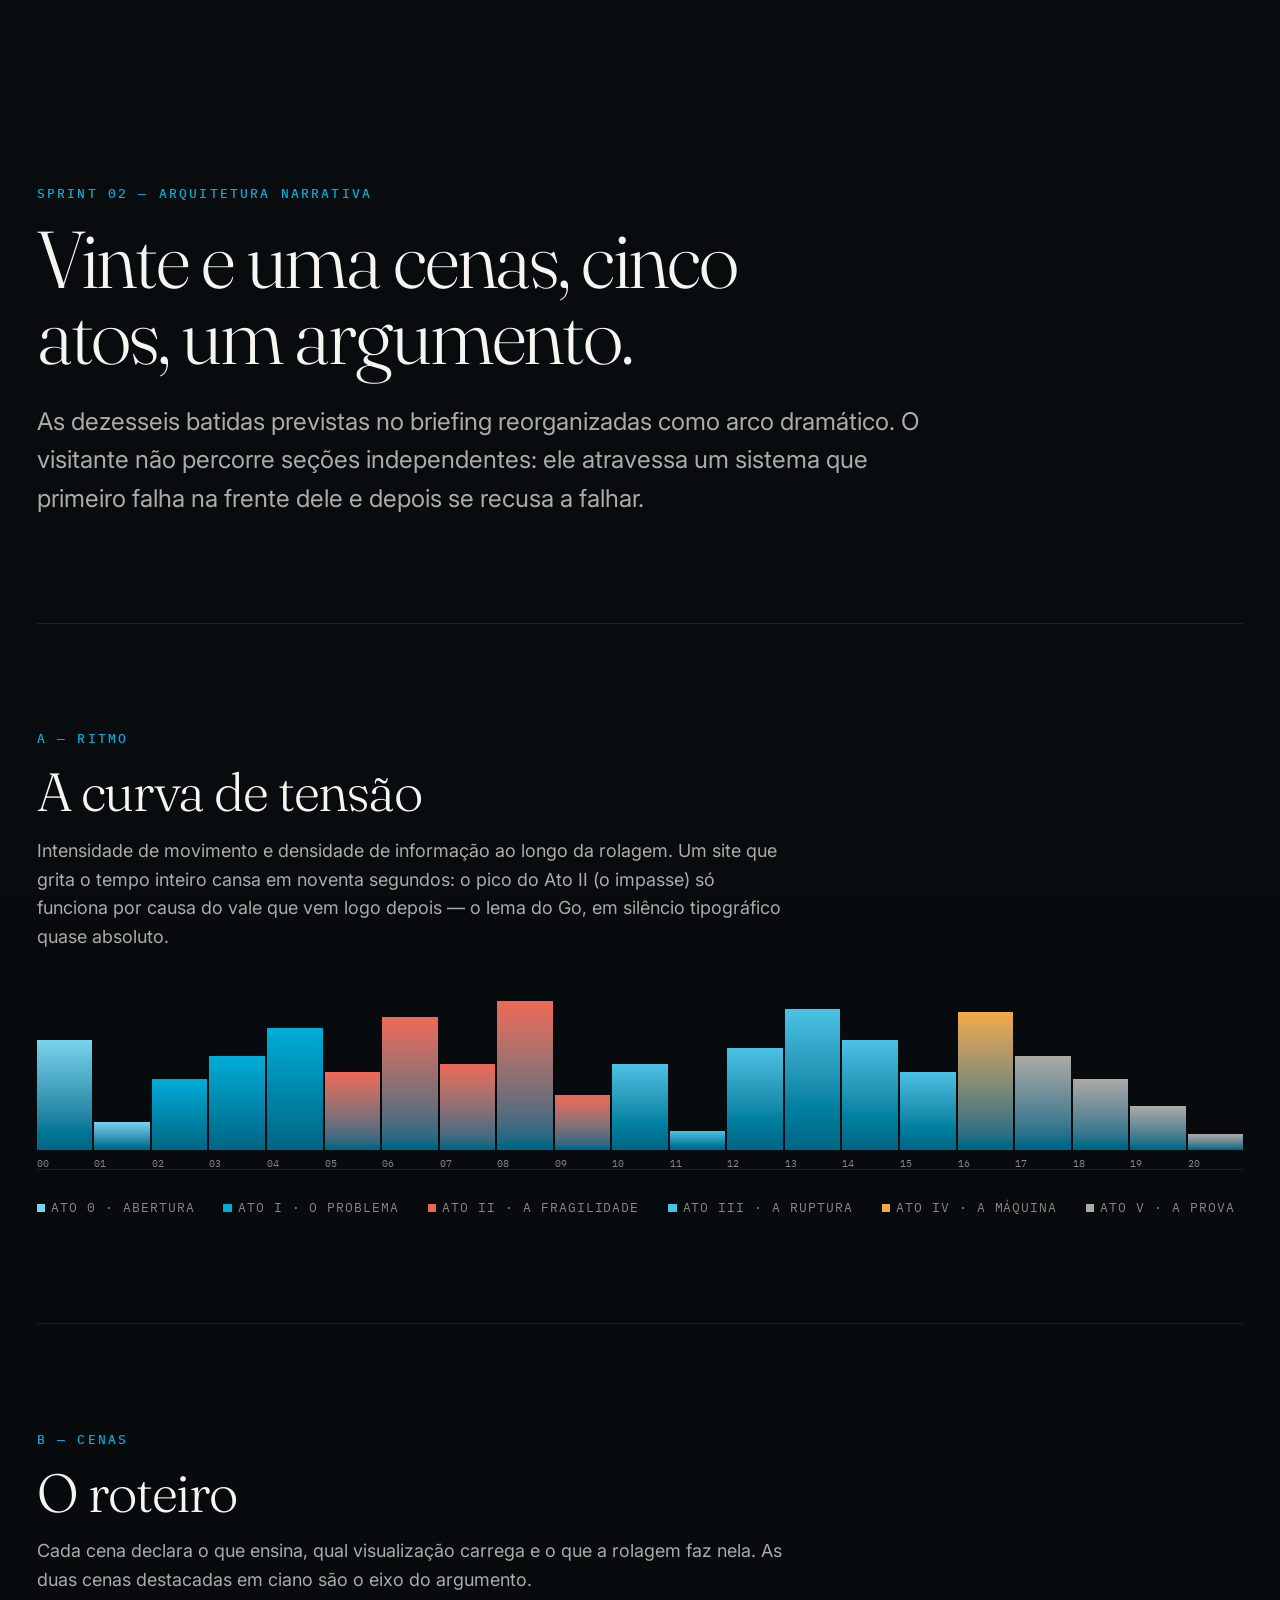
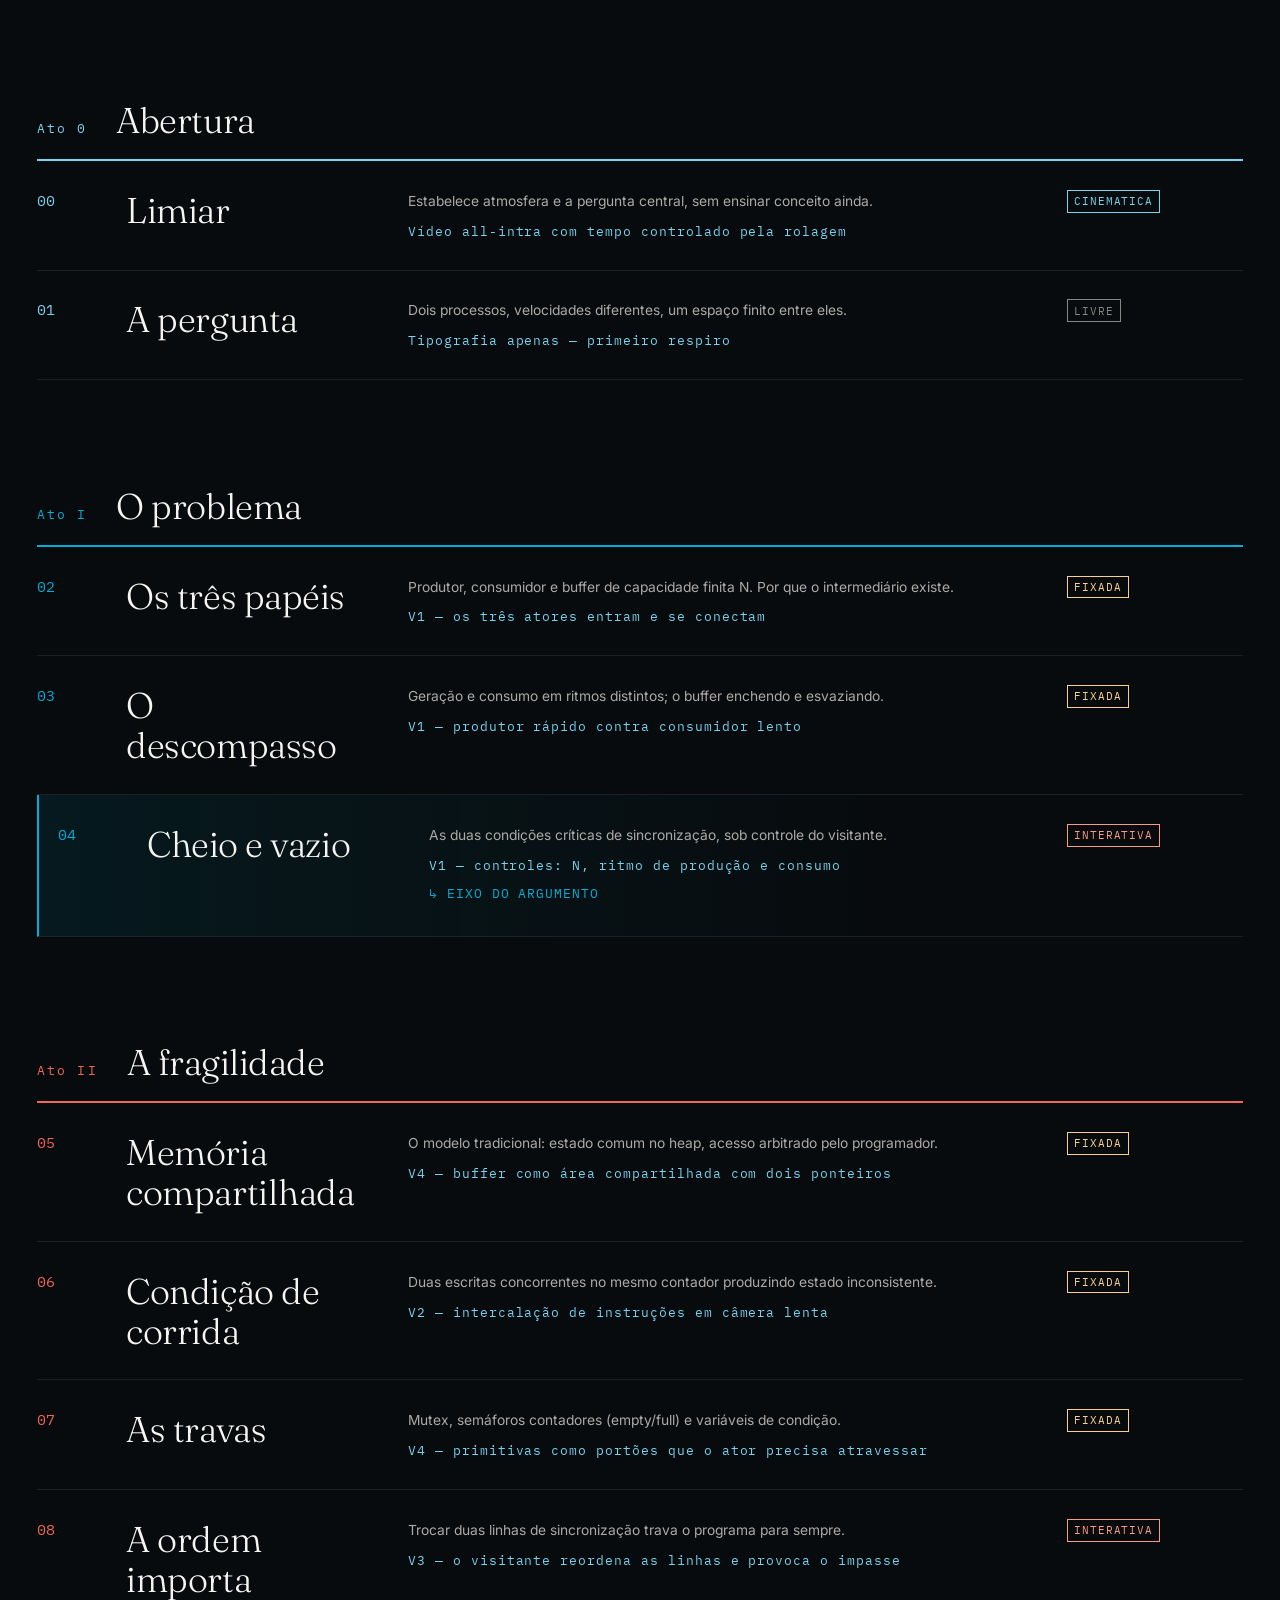
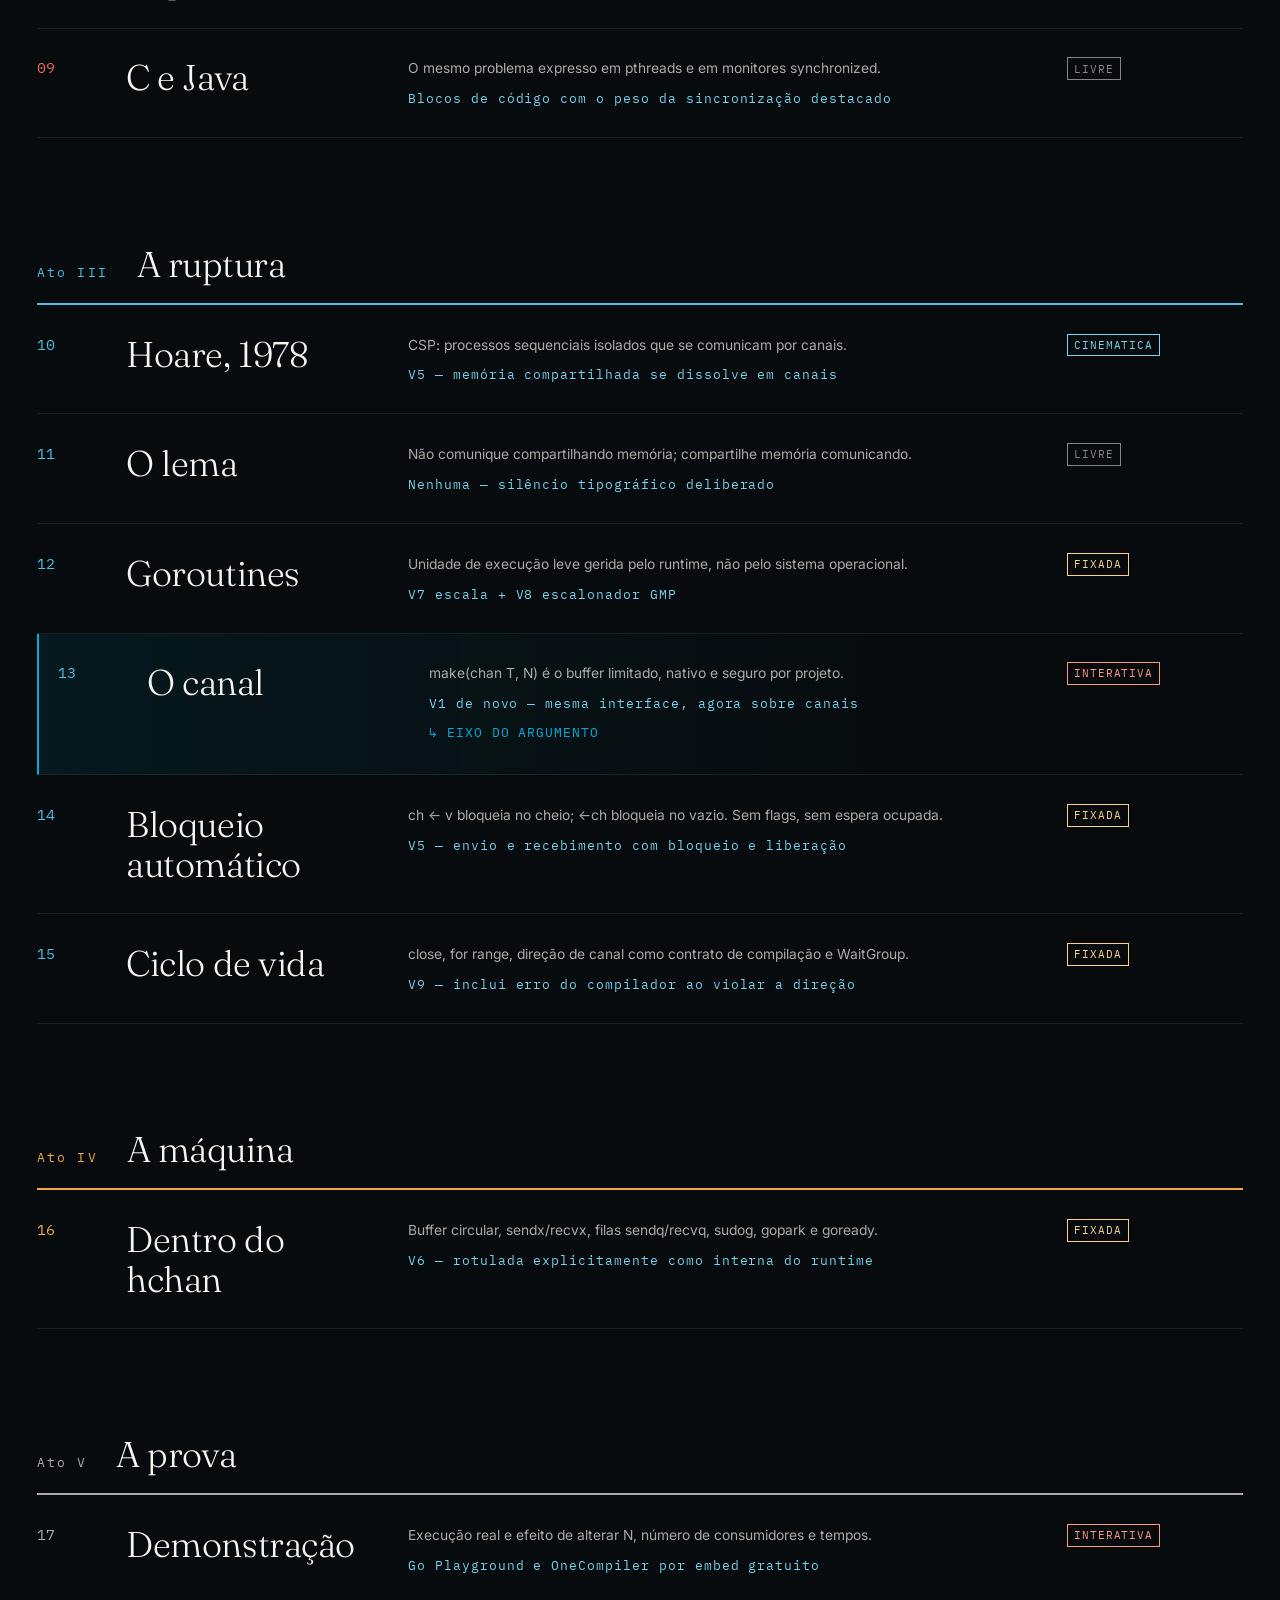
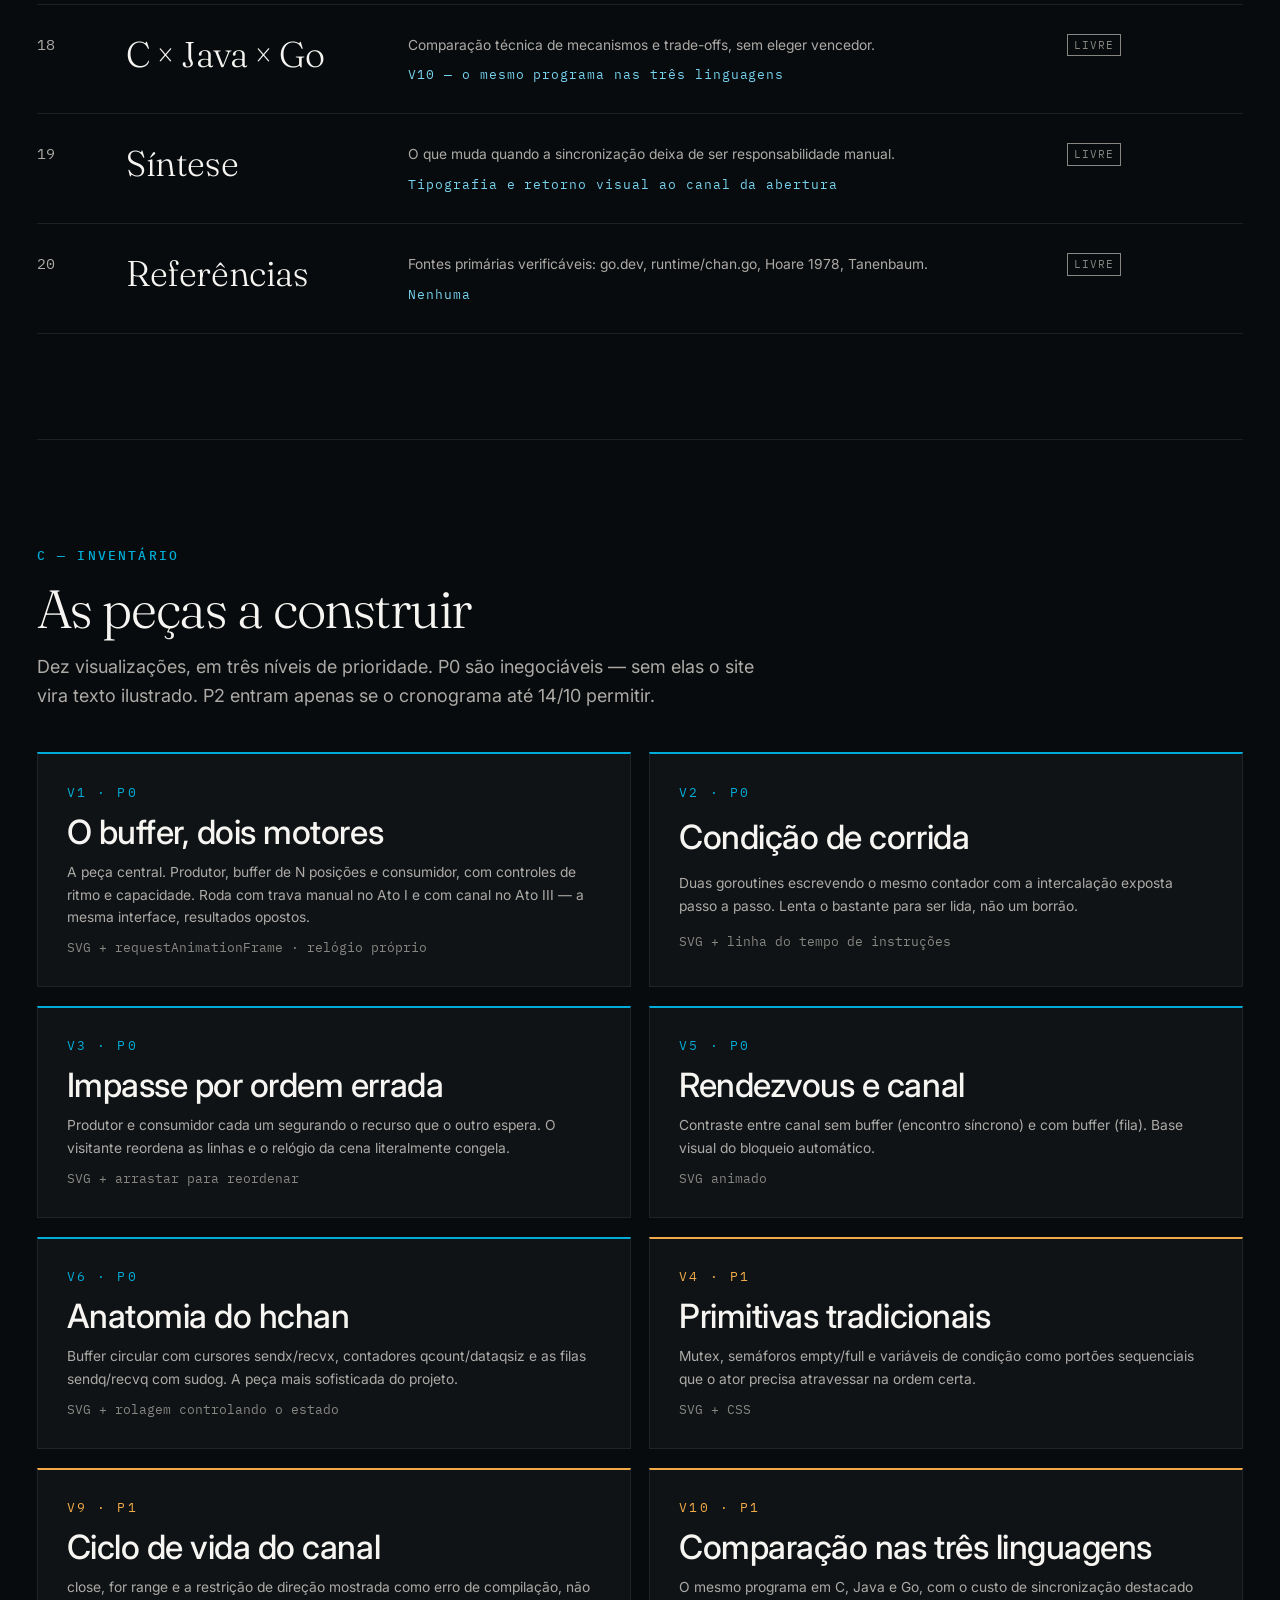
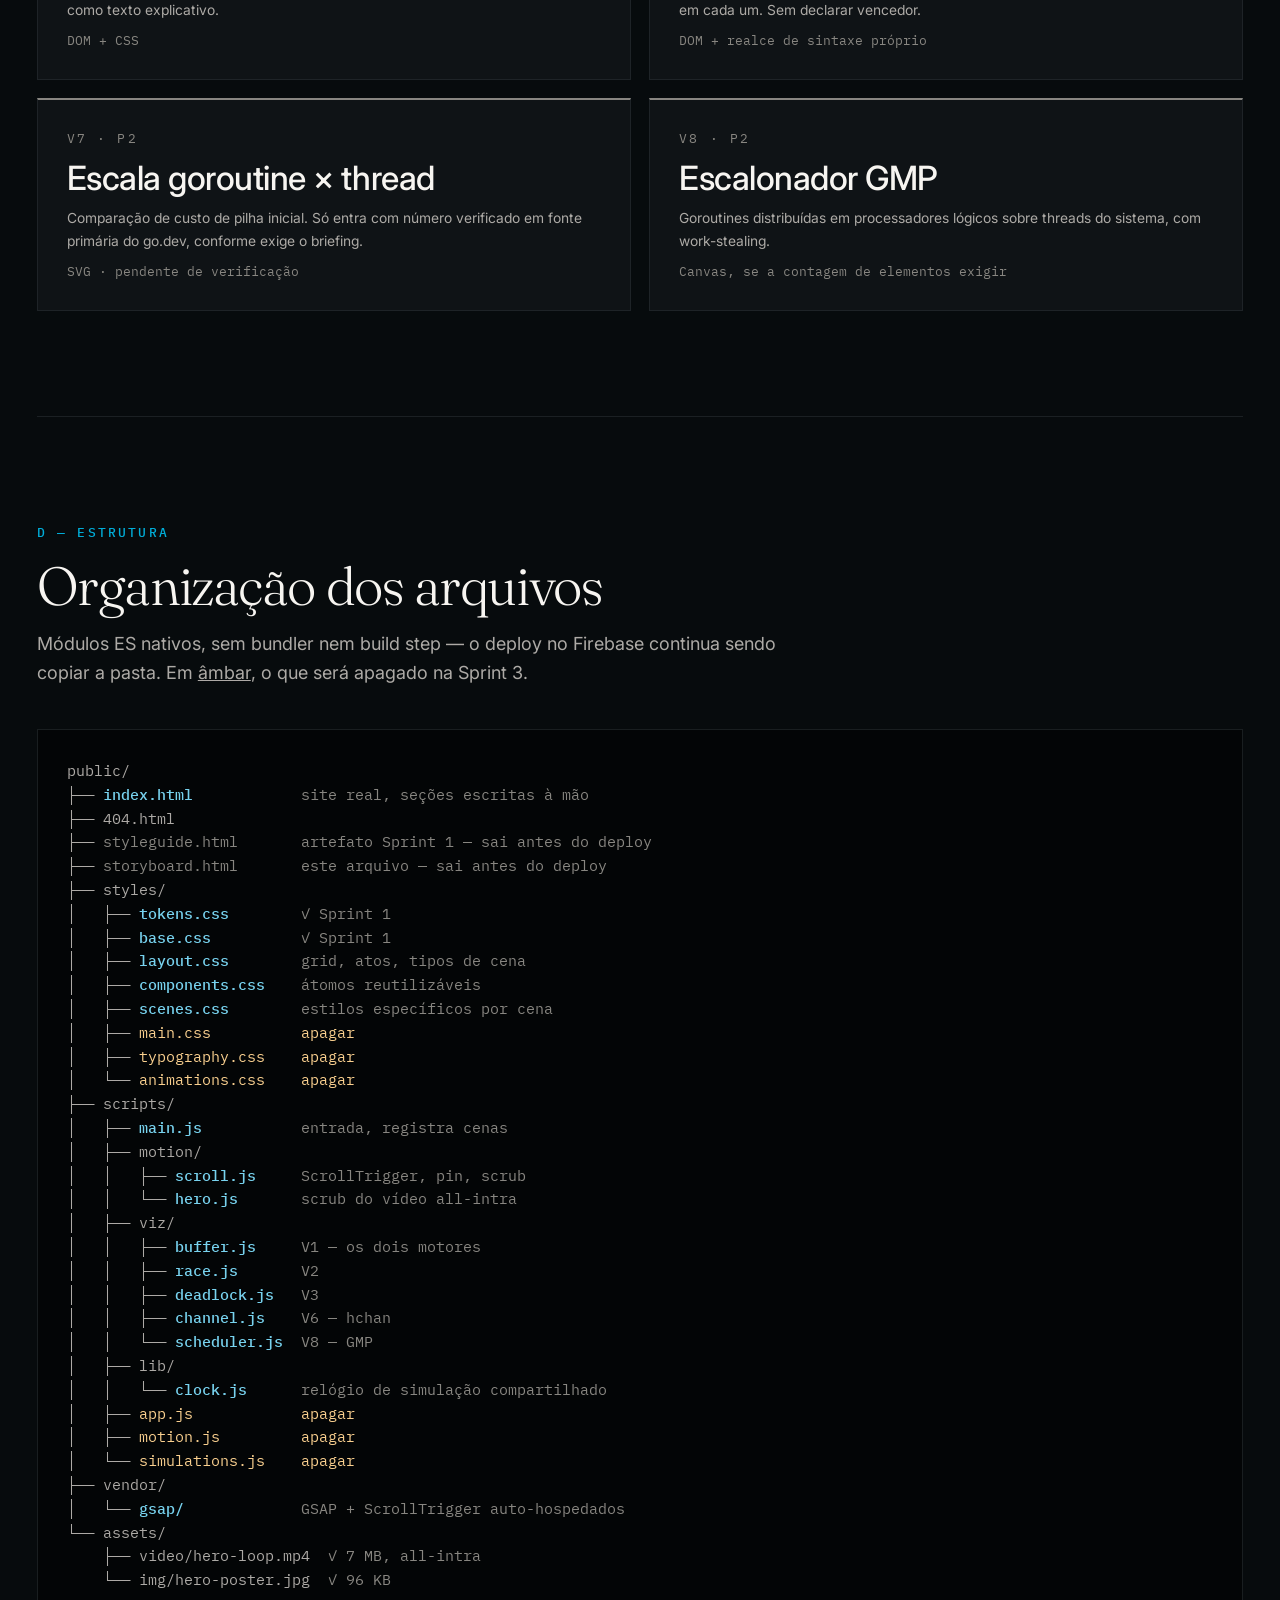
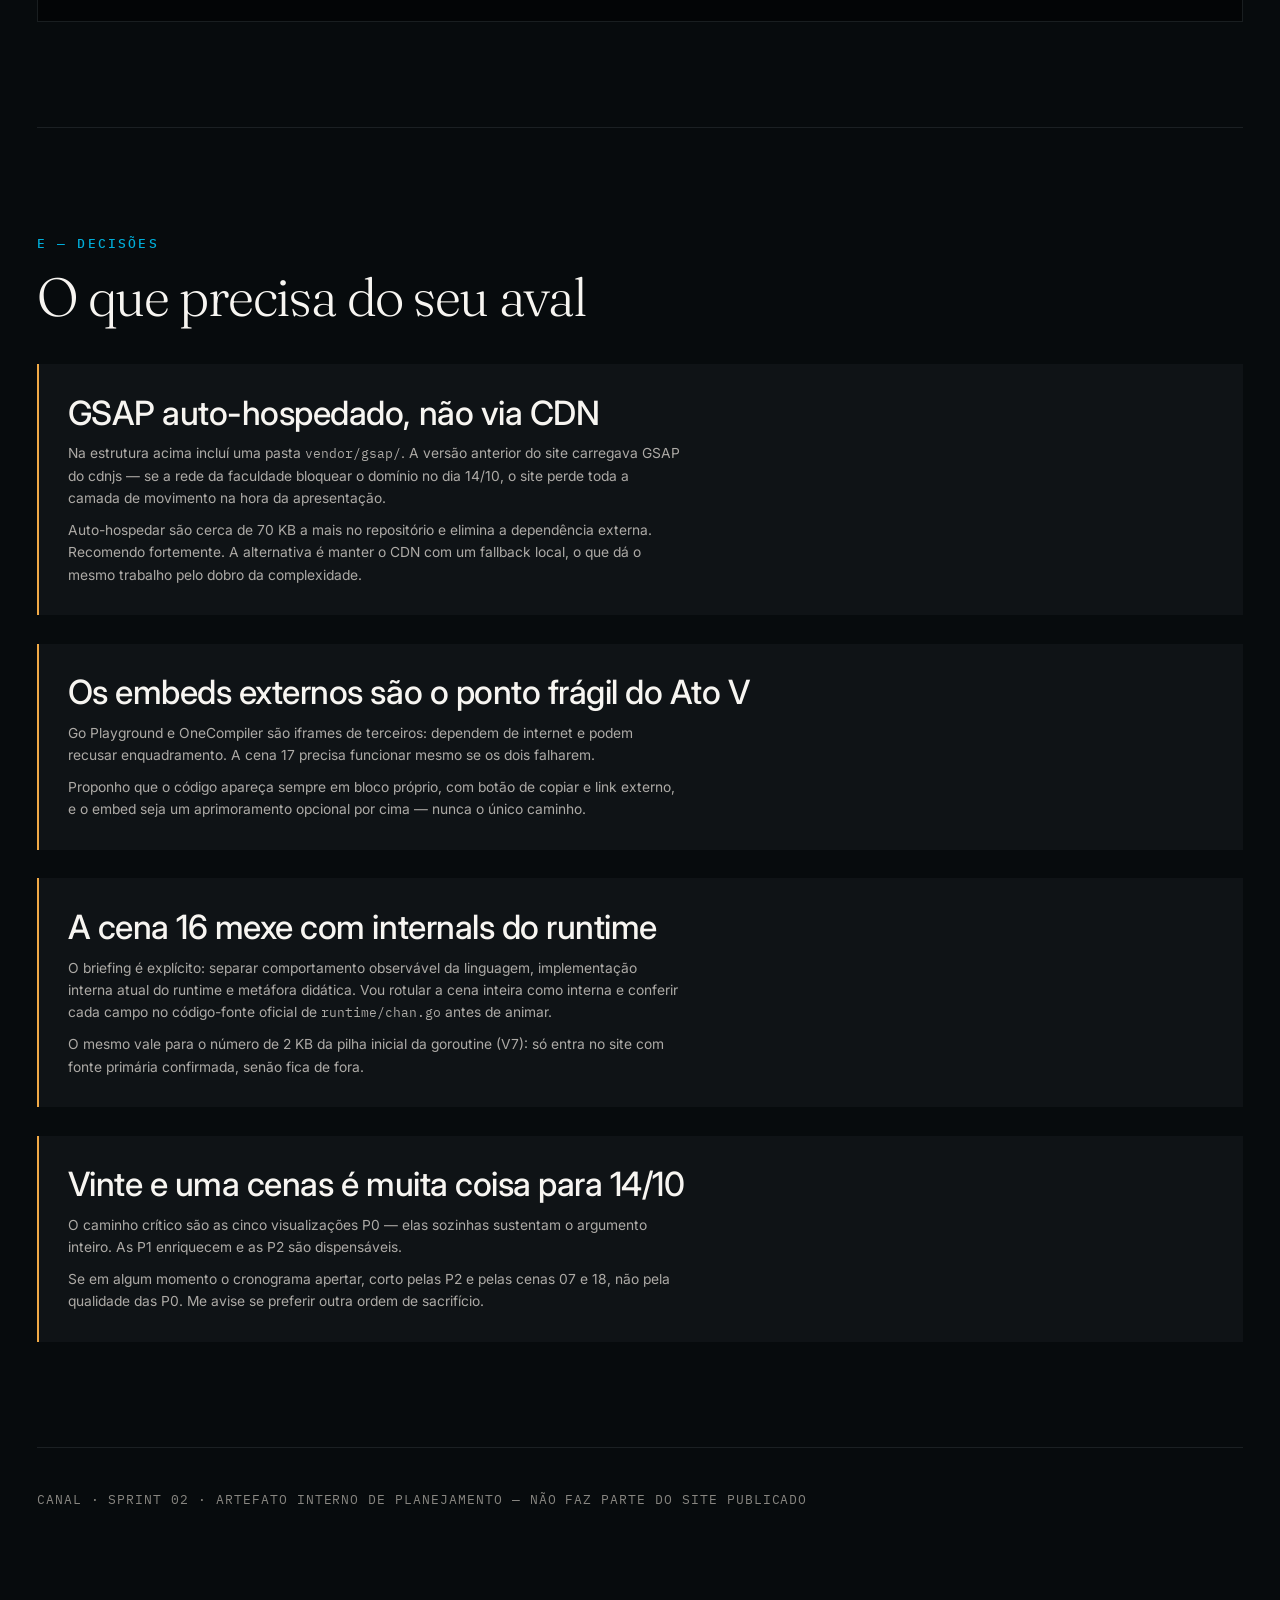
<file: Site_Seminario/public/storyboard.html>
<!DOCTYPE html>
<html lang="pt-BR">
<head>
<meta charset="UTF-8">
<meta name="viewport" content="width=device-width, initial-scale=1">
<meta name="robots" content="noindex">
<title>CANAL — Arquitetura Narrativa</title>

<link rel="preconnect" href="https://fonts.googleapis.com">
<link rel="preconnect" href="https://fonts.gstatic.com" crossorigin>
<link rel="stylesheet" href="https://fonts.googleapis.com/css2?family=Fraunces:opsz,wght@9..144,300..700&amp;family=IBM+Plex+Mono:wght@400;500;600&amp;family=Inter:opsz,wght@14..32,400..600&amp;display=swap">

<link rel="stylesheet" href="./styles/tokens.css">
<link rel="stylesheet" href="./styles/base.css">

<style>
@layer components {

  .shell {
    inline-size: min(100% - var(--gutter) * 2, var(--container));
    margin-inline: auto;
  }

  .masthead {
    padding-block: var(--space-3xl) var(--space-2xl);
  }

  .eyebrow {
    font-family: var(--font-mono);
    font-size: var(--fs-micro);
    font-weight: 500;
    letter-spacing: var(--tracking-machine);
    text-transform: uppercase;
    color: var(--accent);
    margin: 0;
  }

  .title {
    font-family: var(--font-display);
    font-size: var(--fs-h1);
    font-weight: 300;
    line-height: var(--leading-tight);
    letter-spacing: var(--tracking-display);
    color: var(--fg-strong);
    margin-block: var(--space-sm) 0;
    max-inline-size: 20ch;
  }

  .lead {
    max-inline-size: 60ch;
    margin-block-start: var(--space-md);
    font-size: var(--fs-lead);
    color: var(--fg-muted);
  }

  .band {
    border-block-start: var(--hairline) solid var(--line);
    padding-block: var(--space-2xl);
  }

  .band-title {
    font-family: var(--font-display);
    font-size: var(--fs-h2);
    font-weight: 300;
    letter-spacing: var(--tracking-display);
    color: var(--fg-strong);
    margin-block: var(--space-sm) 0;
  }

  .band-note {
    max-inline-size: var(--measure);
    margin-block-start: var(--space-sm);
    color: var(--fg-muted);
  }

  /* ---------- Mapa de ritmo ---------- */

  .rhythm {
    display: flex;
    align-items: flex-end;
    gap: 2px;
    block-size: 11rem;
    margin-block-start: var(--space-lg);
    padding-block-end: var(--space-sm);
    border-block-end: var(--hairline) solid var(--line);
  }

  .rhythm-bar {
    flex: 1;
    min-inline-size: 0;
    background: linear-gradient(to top in oklab, var(--flow-700), var(--tint));
    block-size: var(--h);
    position: relative;
    transition: opacity var(--dur-ui) var(--ease-out-quart);
  }

  .rhythm-bar::after {
    content: attr(data-n);
    position: absolute;
    inset-block-start: calc(100% + 0.4rem);
    inset-inline-start: 0;
    font-family: var(--font-mono);
    font-size: 0.6rem;
    color: var(--fg-subtle);
  }

  .rhythm:hover .rhythm-bar { opacity: 0.35; }
  .rhythm .rhythm-bar:hover { opacity: 1; }

  .acts-legend {
    display: flex;
    flex-wrap: wrap;
    gap: var(--space-xs) var(--space-md);
    margin-block-start: var(--space-md);
    font-family: var(--font-mono);
    font-size: var(--fs-micro);
    letter-spacing: var(--tracking-wide);
    text-transform: uppercase;
    color: var(--fg-subtle);
  }

  .acts-legend span::before {
    content: "";
    display: inline-block;
    inline-size: 0.7em;
    aspect-ratio: 1;
    margin-inline-end: 0.5em;
    background-color: var(--tint);
  }

  /* ---------- Cenas ---------- */

  .act {
    margin-block-start: var(--space-2xl);
  }

  .act-head {
    display: flex;
    align-items: baseline;
    gap: var(--space-md);
    padding-block-end: var(--space-sm);
    border-block-end: 2px solid var(--tint);
  }

  .act-num {
    font-family: var(--font-mono);
    font-size: var(--fs-micro);
    letter-spacing: var(--tracking-machine);
    color: var(--tint);
  }

  .act-name {
    font-family: var(--font-display);
    font-size: var(--fs-h3);
    font-weight: 300;
    letter-spacing: var(--tracking-tight);
    color: var(--fg-strong);
  }

  .scene {
    display: grid;
    gap: var(--space-2xs) var(--space-lg);
    padding-block: var(--space-md);
    border-block-end: var(--hairline) solid var(--line);
  }

  @media (min-width: 62rem) {
    .scene {
      grid-template-columns: 3rem minmax(0, 15rem) minmax(0, 1fr) 11rem;
      align-items: start;
    }
  }

  .scene-num {
    font-family: var(--font-mono);
    font-size: var(--fs-small);
    color: var(--tint);
  }

  .scene-title {
    font-family: var(--font-display);
    font-size: var(--fs-h3);
    font-weight: 300;
    line-height: var(--leading-snug);
    letter-spacing: var(--tracking-tight);
    color: var(--fg-strong);
  }

  .scene-teaches {
    color: var(--fg-muted);
    font-size: var(--fs-small);
  }

  .scene-viz {
    display: block;
    margin-block-start: var(--space-2xs);
    font-family: var(--font-mono);
    font-size: var(--fs-micro);
    letter-spacing: var(--tracking-wide);
    color: var(--accent-soft);
  }

  .scene-meta {
    display: flex;
    flex-direction: column;
    gap: var(--space-3xs);
    align-items: start;
  }

  .chip {
    padding: 0.2em 0.6em;
    border: var(--hairline) solid currentColor;
    font-family: var(--font-mono);
    font-size: 0.65rem;
    letter-spacing: var(--tracking-wide);
    text-transform: uppercase;
  }

  .chip[data-kind="cinematica"] { color: var(--flow-300); }
  .chip[data-kind="fixada"] { color: var(--hold-300); }
  .chip[data-kind="interativa"] { color: var(--fault-300); }
  .chip[data-kind="livre"] { color: var(--fg-subtle); }

  .scene[data-axis="true"] {
    background: linear-gradient(to right in oklab, oklch(0.687 0.127 221 / 0.09), transparent 70%);
    border-inline-start: 2px solid var(--accent);
    padding-inline-start: var(--space-sm);
  }

  .axis-flag {
    display: inline-block;
    margin-block-start: var(--space-2xs);
    font-family: var(--font-mono);
    font-size: var(--fs-micro);
    letter-spacing: var(--tracking-wide);
    text-transform: uppercase;
    color: var(--accent);
  }

  /* ---------- Inventário ---------- */

  .inventory {
    display: grid;
    gap: var(--space-sm);
    margin-block-start: var(--space-lg);
  }

  @media (min-width: 48rem) {
    .inventory { grid-template-columns: repeat(2, 1fr); }
  }

  .viz {
    display: grid;
    gap: var(--space-2xs);
    padding: var(--space-md);
    background-color: var(--bg-raised);
    border: var(--hairline) solid var(--line);
    border-block-start: 2px solid var(--tint);
  }

  .viz-id {
    font-family: var(--font-mono);
    font-size: var(--fs-micro);
    letter-spacing: var(--tracking-machine);
    color: var(--tint);
  }

  .viz-name {
    font-size: var(--fs-h3);
    font-weight: 500;
    letter-spacing: var(--tracking-tight);
    color: var(--fg-strong);
  }

  .viz-desc {
    font-size: var(--fs-small);
    color: var(--fg-muted);
    margin: 0;
  }

  .viz-tech {
    font-family: var(--font-mono);
    font-size: var(--fs-micro);
    color: var(--fg-subtle);
  }

  /* ---------- Estrutura de arquivos ---------- */

  .tree {
    margin: var(--space-lg) 0 0;
    padding: var(--space-md);
    background-color: var(--bg-sunken);
    border: var(--hairline) solid var(--line);
    overflow-x: auto;
    font-family: var(--font-mono);
    font-size: var(--fs-small);
    line-height: 1.7;
    color: var(--fg-muted);
  }

  .tree b { color: var(--accent-soft); font-weight: 500; }
  .tree i { color: var(--fg-subtle); font-style: normal; }
  .tree u { color: var(--hold-300); text-decoration: none; }

  /* ---------- Decisões ---------- */

  .decisions {
    display: grid;
    gap: var(--space-md);
    margin-block-start: var(--space-lg);
  }

  .decision {
    padding: var(--space-md);
    background-color: var(--bg-raised);
    border-inline-start: 2px solid var(--state-blocked);
  }

  .decision h3 {
    font-family: var(--font-body);
    font-size: var(--fs-h3);
    font-weight: 500;
    letter-spacing: var(--tracking-tight);
    color: var(--fg-strong);
    margin-block-end: var(--space-2xs);
  }

  .decision p {
    max-inline-size: var(--measure);
    font-size: var(--fs-small);
    color: var(--fg-muted);
    margin: 0;
  }

  .decision p + p { margin-block-start: var(--space-2xs); }

  .colophon {
    border-block-start: var(--hairline) solid var(--line);
    padding-block: var(--space-lg) var(--space-2xl);
    font-family: var(--font-mono);
    font-size: var(--fs-micro);
    letter-spacing: var(--tracking-wide);
    text-transform: uppercase;
    color: var(--fg-subtle);
  }
}
</style>
</head>

<body>

<header class="shell masthead">
  <p class="eyebrow">Sprint 02 — Arquitetura narrativa</p>
  <h1 class="title">Vinte e uma cenas, cinco atos, um argumento.</h1>
  <p class="lead">
    As dezesseis batidas previstas no briefing reorganizadas como arco dramático.
    O visitante não percorre seções independentes: ele atravessa um sistema que
    primeiro falha na frente dele e depois se recusa a falhar.
  </p>
</header>

<main>

  <section class="shell band">
    <p class="eyebrow">A — Ritmo</p>
    <h2 class="band-title">A curva de tensão</h2>
    <p class="band-note">
      Intensidade de movimento e densidade de informação ao longo da rolagem.
      Um site que grita o tempo inteiro cansa em noventa segundos: o pico do Ato II
      (o impasse) só funciona por causa do vale que vem logo depois — o lema do Go,
      em silêncio tipográfico quase absoluto.
    </p>
    <div class="rhythm" id="rhythm"></div>
    <div class="acts-legend" id="legend"></div>
  </section>

  <section class="shell band">
    <p class="eyebrow">B — Cenas</p>
    <h2 class="band-title">O roteiro</h2>
    <p class="band-note">
      Cada cena declara o que ensina, qual visualização carrega e o que a rolagem faz nela.
      As duas cenas destacadas em ciano são o eixo do argumento.
    </p>
    <div id="acts"></div>
  </section>

  <section class="shell band">
    <p class="eyebrow">C — Inventário</p>
    <h2 class="band-title">As peças a construir</h2>
    <p class="band-note">
      Dez visualizações, em três níveis de prioridade. P0 são inegociáveis — sem elas
      o site vira texto ilustrado. P2 entram apenas se o cronograma até 14/10 permitir.
    </p>
    <div class="inventory" id="inventory"></div>
  </section>

  <section class="shell band">
    <p class="eyebrow">D — Estrutura</p>
    <h2 class="band-title">Organização dos arquivos</h2>
    <p class="band-note">
      Módulos ES nativos, sem bundler nem build step — o deploy no Firebase continua
      sendo copiar a pasta. Em <u>âmbar</u>, o que será apagado na Sprint 3.
    </p>
<pre class="tree">public/
├── <b>index.html</b>            <i>site real, seções escritas à mão</i>
├── 404.html
├── <i>styleguide.html</i>       <i>artefato Sprint 1 — sai antes do deploy</i>
├── <i>storyboard.html</i>       <i>este arquivo — sai antes do deploy</i>
├── styles/
│   ├── <b>tokens.css</b>        <i>✓ Sprint 1</i>
│   ├── <b>base.css</b>          <i>✓ Sprint 1</i>
│   ├── <b>layout.css</b>        <i>grid, atos, tipos de cena</i>
│   ├── <b>components.css</b>    <i>átomos reutilizáveis</i>
│   ├── <b>scenes.css</b>        <i>estilos específicos por cena</i>
│   ├── <u>main.css</u>          <u>apagar</u>
│   ├── <u>typography.css</u>    <u>apagar</u>
│   └── <u>animations.css</u>    <u>apagar</u>
├── scripts/
│   ├── <b>main.js</b>           <i>entrada, registra cenas</i>
│   ├── motion/
│   │   ├── <b>scroll.js</b>     <i>ScrollTrigger, pin, scrub</i>
│   │   └── <b>hero.js</b>       <i>scrub do vídeo all-intra</i>
│   ├── viz/
│   │   ├── <b>buffer.js</b>     <i>V1 — os dois motores</i>
│   │   ├── <b>race.js</b>       <i>V2</i>
│   │   ├── <b>deadlock.js</b>   <i>V3</i>
│   │   ├── <b>channel.js</b>    <i>V6 — hchan</i>
│   │   └── <b>scheduler.js</b>  <i>V8 — GMP</i>
│   ├── lib/
│   │   └── <b>clock.js</b>      <i>relógio de simulação compartilhado</i>
│   ├── <u>app.js</u>            <u>apagar</u>
│   ├── <u>motion.js</u>         <u>apagar</u>
│   └── <u>simulations.js</u>    <u>apagar</u>
├── vendor/
│   └── <b>gsap/</b>             <i>GSAP + ScrollTrigger auto-hospedados</i>
└── assets/
    ├── video/hero-loop.mp4  <i>✓ 7 MB, all-intra</i>
    └── img/hero-poster.jpg  <i>✓ 96 KB</i></pre>
  </section>

  <section class="shell band">
    <p class="eyebrow">E — Decisões</p>
    <h2 class="band-title">O que precisa do seu aval</h2>
    <div class="decisions" id="decisions"></div>
  </section>

</main>

<footer class="shell colophon">
  CANAL · Sprint 02 · Artefato interno de planejamento — não faz parte do site publicado
</footer>

<script type="module">
  const ACTS = [
    { id: "0", name: "Abertura", tint: "var(--flow-300)" },
    { id: "I", name: "O problema", tint: "var(--flow-500)" },
    { id: "II", name: "A fragilidade", tint: "var(--fault-500)" },
    { id: "III", name: "A ruptura", tint: "var(--flow-400)" },
    { id: "IV", name: "A máquina", tint: "var(--hold-500)" },
    { id: "V", name: "A prova", tint: "var(--bone-400)" },
  ];

  const SCENES = [
    { act: "0", n: "00", title: "Limiar", kind: "cinematica", intensity: 70,
      teaches: "Estabelece atmosfera e a pergunta central, sem ensinar conceito ainda.",
      viz: "Vídeo all-intra com tempo controlado pela rolagem" },
    { act: "0", n: "01", title: "A pergunta", kind: "livre", intensity: 18,
      teaches: "Dois processos, velocidades diferentes, um espaço finito entre eles.",
      viz: "Tipografia apenas — primeiro respiro" },

    { act: "I", n: "02", title: "Os três papéis", kind: "fixada", intensity: 45,
      teaches: "Produtor, consumidor e buffer de capacidade finita N. Por que o intermediário existe.",
      viz: "V1 — os três atores entram e se conectam" },
    { act: "I", n: "03", title: "O descompasso", kind: "fixada", intensity: 60,
      teaches: "Geração e consumo em ritmos distintos; o buffer enchendo e esvaziando.",
      viz: "V1 — produtor rápido contra consumidor lento" },
    { act: "I", n: "04", title: "Cheio e vazio", kind: "interativa", intensity: 78, axis: true,
      teaches: "As duas condições críticas de sincronização, sob controle do visitante.",
      viz: "V1 — controles: N, ritmo de produção e consumo" },

    { act: "II", n: "05", title: "Memória compartilhada", kind: "fixada", intensity: 50,
      teaches: "O modelo tradicional: estado comum no heap, acesso arbitrado pelo programador.",
      viz: "V4 — buffer como área compartilhada com dois ponteiros" },
    { act: "II", n: "06", title: "Condição de corrida", kind: "fixada", intensity: 85,
      teaches: "Duas escritas concorrentes no mesmo contador produzindo estado inconsistente.",
      viz: "V2 — intercalação de instruções em câmera lenta" },
    { act: "II", n: "07", title: "As travas", kind: "fixada", intensity: 55,
      teaches: "Mutex, semáforos contadores (empty/full) e variáveis de condição.",
      viz: "V4 — primitivas como portões que o ator precisa atravessar" },
    { act: "II", n: "08", title: "A ordem importa", kind: "interativa", intensity: 95,
      teaches: "Trocar duas linhas de sincronização trava o programa para sempre.",
      viz: "V3 — o visitante reordena as linhas e provoca o impasse" },
    { act: "II", n: "09", title: "C e Java", kind: "livre", intensity: 35,
      teaches: "O mesmo problema expresso em pthreads e em monitores synchronized.",
      viz: "Blocos de código com o peso da sincronização destacado" },

    { act: "III", n: "10", title: "Hoare, 1978", kind: "cinematica", intensity: 55,
      teaches: "CSP: processos sequenciais isolados que se comunicam por canais.",
      viz: "V5 — memória compartilhada se dissolve em canais" },
    { act: "III", n: "11", title: "O lema", kind: "livre", intensity: 12,
      teaches: "Não comunique compartilhando memória; compartilhe memória comunicando.",
      viz: "Nenhuma — silêncio tipográfico deliberado" },
    { act: "III", n: "12", title: "Goroutines", kind: "fixada", intensity: 65,
      teaches: "Unidade de execução leve gerida pelo runtime, não pelo sistema operacional.",
      viz: "V7 escala + V8 escalonador GMP" },
    { act: "III", n: "13", title: "O canal", kind: "interativa", intensity: 90, axis: true,
      teaches: "make(chan T, N) é o buffer limitado, nativo e seguro por projeto.",
      viz: "V1 de novo — mesma interface, agora sobre canais" },
    { act: "III", n: "14", title: "Bloqueio automático", kind: "fixada", intensity: 70,
      teaches: "ch <- v bloqueia no cheio; <-ch bloqueia no vazio. Sem flags, sem espera ocupada.",
      viz: "V5 — envio e recebimento com bloqueio e liberação" },
    { act: "III", n: "15", title: "Ciclo de vida", kind: "fixada", intensity: 50,
      teaches: "close, for range, direção de canal como contrato de compilação e WaitGroup.",
      viz: "V9 — inclui erro do compilador ao violar a direção" },

    { act: "IV", n: "16", title: "Dentro do hchan", kind: "fixada", intensity: 88,
      teaches: "Buffer circular, sendx/recvx, filas sendq/recvq, sudog, gopark e goready.",
      viz: "V6 — rotulada explicitamente como interna do runtime" },

    { act: "V", n: "17", title: "Demonstração", kind: "interativa", intensity: 60,
      teaches: "Execução real e efeito de alterar N, número de consumidores e tempos.",
      viz: "Go Playground e OneCompiler por embed gratuito" },
    { act: "V", n: "18", title: "C × Java × Go", kind: "livre", intensity: 45,
      teaches: "Comparação técnica de mecanismos e trade-offs, sem eleger vencedor.",
      viz: "V10 — o mesmo programa nas três linguagens" },
    { act: "V", n: "19", title: "Síntese", kind: "livre", intensity: 28,
      teaches: "O que muda quando a sincronização deixa de ser responsabilidade manual.",
      viz: "Tipografia e retorno visual ao canal da abertura" },
    { act: "V", n: "20", title: "Referências", kind: "livre", intensity: 10,
      teaches: "Fontes primárias verificáveis: go.dev, runtime/chan.go, Hoare 1978, Tanenbaum.",
      viz: "Nenhuma" },
  ];

  const VIZ = [
    { id: "V1", p: "P0", name: "O buffer, dois motores",
      desc: "A peça central. Produtor, buffer de N posições e consumidor, com controles de ritmo e capacidade. Roda com trava manual no Ato I e com canal no Ato III — a mesma interface, resultados opostos.",
      tech: "SVG + requestAnimationFrame · relógio próprio" },
    { id: "V2", p: "P0", name: "Condição de corrida",
      desc: "Duas goroutines escrevendo o mesmo contador com a intercalação exposta passo a passo. Lenta o bastante para ser lida, não um borrão.",
      tech: "SVG + linha do tempo de instruções" },
    { id: "V3", p: "P0", name: "Impasse por ordem errada",
      desc: "Produtor e consumidor cada um segurando o recurso que o outro espera. O visitante reordena as linhas e o relógio da cena literalmente congela.",
      tech: "SVG + arrastar para reordenar" },
    { id: "V5", p: "P0", name: "Rendezvous e canal",
      desc: "Contraste entre canal sem buffer (encontro síncrono) e com buffer (fila). Base visual do bloqueio automático.",
      tech: "SVG animado" },
    { id: "V6", p: "P0", name: "Anatomia do hchan",
      desc: "Buffer circular com cursores sendx/recvx, contadores qcount/dataqsiz e as filas sendq/recvq com sudog. A peça mais sofisticada do projeto.",
      tech: "SVG + rolagem controlando o estado" },
    { id: "V4", p: "P1", name: "Primitivas tradicionais",
      desc: "Mutex, semáforos empty/full e variáveis de condição como portões sequenciais que o ator precisa atravessar na ordem certa.",
      tech: "SVG + CSS" },
    { id: "V9", p: "P1", name: "Ciclo de vida do canal",
      desc: "close, for range e a restrição de direção mostrada como erro de compilação, não como texto explicativo.",
      tech: "DOM + CSS" },
    { id: "V10", p: "P1", name: "Comparação nas três linguagens",
      desc: "O mesmo programa em C, Java e Go, com o custo de sincronização destacado em cada um. Sem declarar vencedor.",
      tech: "DOM + realce de sintaxe próprio" },
    { id: "V7", p: "P2", name: "Escala goroutine × thread",
      desc: "Comparação de custo de pilha inicial. Só entra com número verificado em fonte primária do go.dev, conforme exige o briefing.",
      tech: "SVG · pendente de verificação" },
    { id: "V8", p: "P2", name: "Escalonador GMP",
      desc: "Goroutines distribuídas em processadores lógicos sobre threads do sistema, com work-stealing.",
      tech: "Canvas, se a contagem de elementos exigir" },
  ];

  const DECISIONS = [
    { t: "GSAP auto-hospedado, não via CDN",
      p: ["Na estrutura acima incluí uma pasta <code>vendor/gsap/</code>. A versão anterior do site carregava GSAP do cdnjs — se a rede da faculdade bloquear o domínio no dia 14/10, o site perde toda a camada de movimento na hora da apresentação.",
          "Auto-hospedar são cerca de 70 KB a mais no repositório e elimina a dependência externa. Recomendo fortemente. A alternativa é manter o CDN com um fallback local, o que dá o mesmo trabalho pelo dobro da complexidade."] },
    { t: "Os embeds externos são o ponto frágil do Ato V",
      p: ["Go Playground e OneCompiler são iframes de terceiros: dependem de internet e podem recusar enquadramento. A cena 17 precisa funcionar mesmo se os dois falharem.",
          "Proponho que o código apareça sempre em bloco próprio, com botão de copiar e link externo, e o embed seja um aprimoramento opcional por cima — nunca o único caminho."] },
    { t: "A cena 16 mexe com internals do runtime",
      p: ["O briefing é explícito: separar comportamento observável da linguagem, implementação interna atual do runtime e metáfora didática. Vou rotular a cena inteira como interna e conferir cada campo no código-fonte oficial de <code>runtime/chan.go</code> antes de animar.",
          "O mesmo vale para o número de 2 KB da pilha inicial da goroutine (V7): só entra no site com fonte primária confirmada, senão fica de fora."] },
    { t: "Vinte e uma cenas é muita coisa para 14/10",
      p: ["O caminho crítico são as cinco visualizações P0 — elas sozinhas sustentam o argumento inteiro. As P1 enriquecem e as P2 são dispensáveis.",
          "Se em algum momento o cronograma apertar, corto pelas P2 e pelas cenas 07 e 18, não pela qualidade das P0. Me avise se preferir outra ordem de sacrifício."] },
  ];

  const tintOf = (actId) => ACTS.find((a) => a.id === actId).tint;

  /* Mapa de ritmo */
  document.getElementById("rhythm").innerHTML = SCENES.map(
    (s) => `<div class="rhythm-bar" style="--h: ${s.intensity}%; --tint: ${tintOf(s.act)}"
                 data-n="${s.n}" title="${s.n} ${s.title} — intensidade ${s.intensity}"></div>`
  ).join("");

  document.getElementById("legend").innerHTML = ACTS.map(
    (a) => `<span style="--tint: ${a.tint}">Ato ${a.id} · ${a.name}</span>`
  ).join("");

  /* Cenas agrupadas por ato */
  document.getElementById("acts").innerHTML = ACTS.map((a) => {
    const scenes = SCENES.filter((s) => s.act === a.id);
    return `
      <div class="act" style="--tint: ${a.tint}">
        <div class="act-head">
          <span class="act-num">Ato ${a.id}</span>
          <h3 class="act-name">${a.name}</h3>
        </div>
        ${scenes.map((s) => `
          <article class="scene" data-axis="${!!s.axis}">
            <span class="scene-num">${s.n}</span>
            <h4 class="scene-title">${s.title}</h4>
            <div>
              <p class="scene-teaches">${s.teaches}</p>
              <span class="scene-viz">${s.viz}</span>
              ${s.axis ? '<span class="axis-flag">↳ eixo do argumento</span>' : ""}
            </div>
            <div class="scene-meta">
              <span class="chip" data-kind="${s.kind}">${s.kind}</span>
            </div>
          </article>`).join("")}
      </div>`;
  }).join("");

  /* Inventário */
  const pTint = { P0: "var(--flow-500)", P1: "var(--hold-500)", P2: "var(--bone-500)" };
  document.getElementById("inventory").innerHTML = VIZ.map(
    (v) => `
      <article class="viz" style="--tint: ${pTint[v.p]}">
        <span class="viz-id">${v.id} · ${v.p}</span>
        <h3 class="viz-name">${v.name}</h3>
        <p class="viz-desc">${v.desc}</p>
        <span class="viz-tech">${v.tech}</span>
      </article>`
  ).join("");

  /* Decisões */
  document.getElementById("decisions").innerHTML = DECISIONS.map(
    (d) => `<article class="decision"><h3>${d.t}</h3>${d.p.map((x) => `<p>${x}</p>`).join("")}</article>`
  ).join("");
</script>

</body>
</html>
</file>
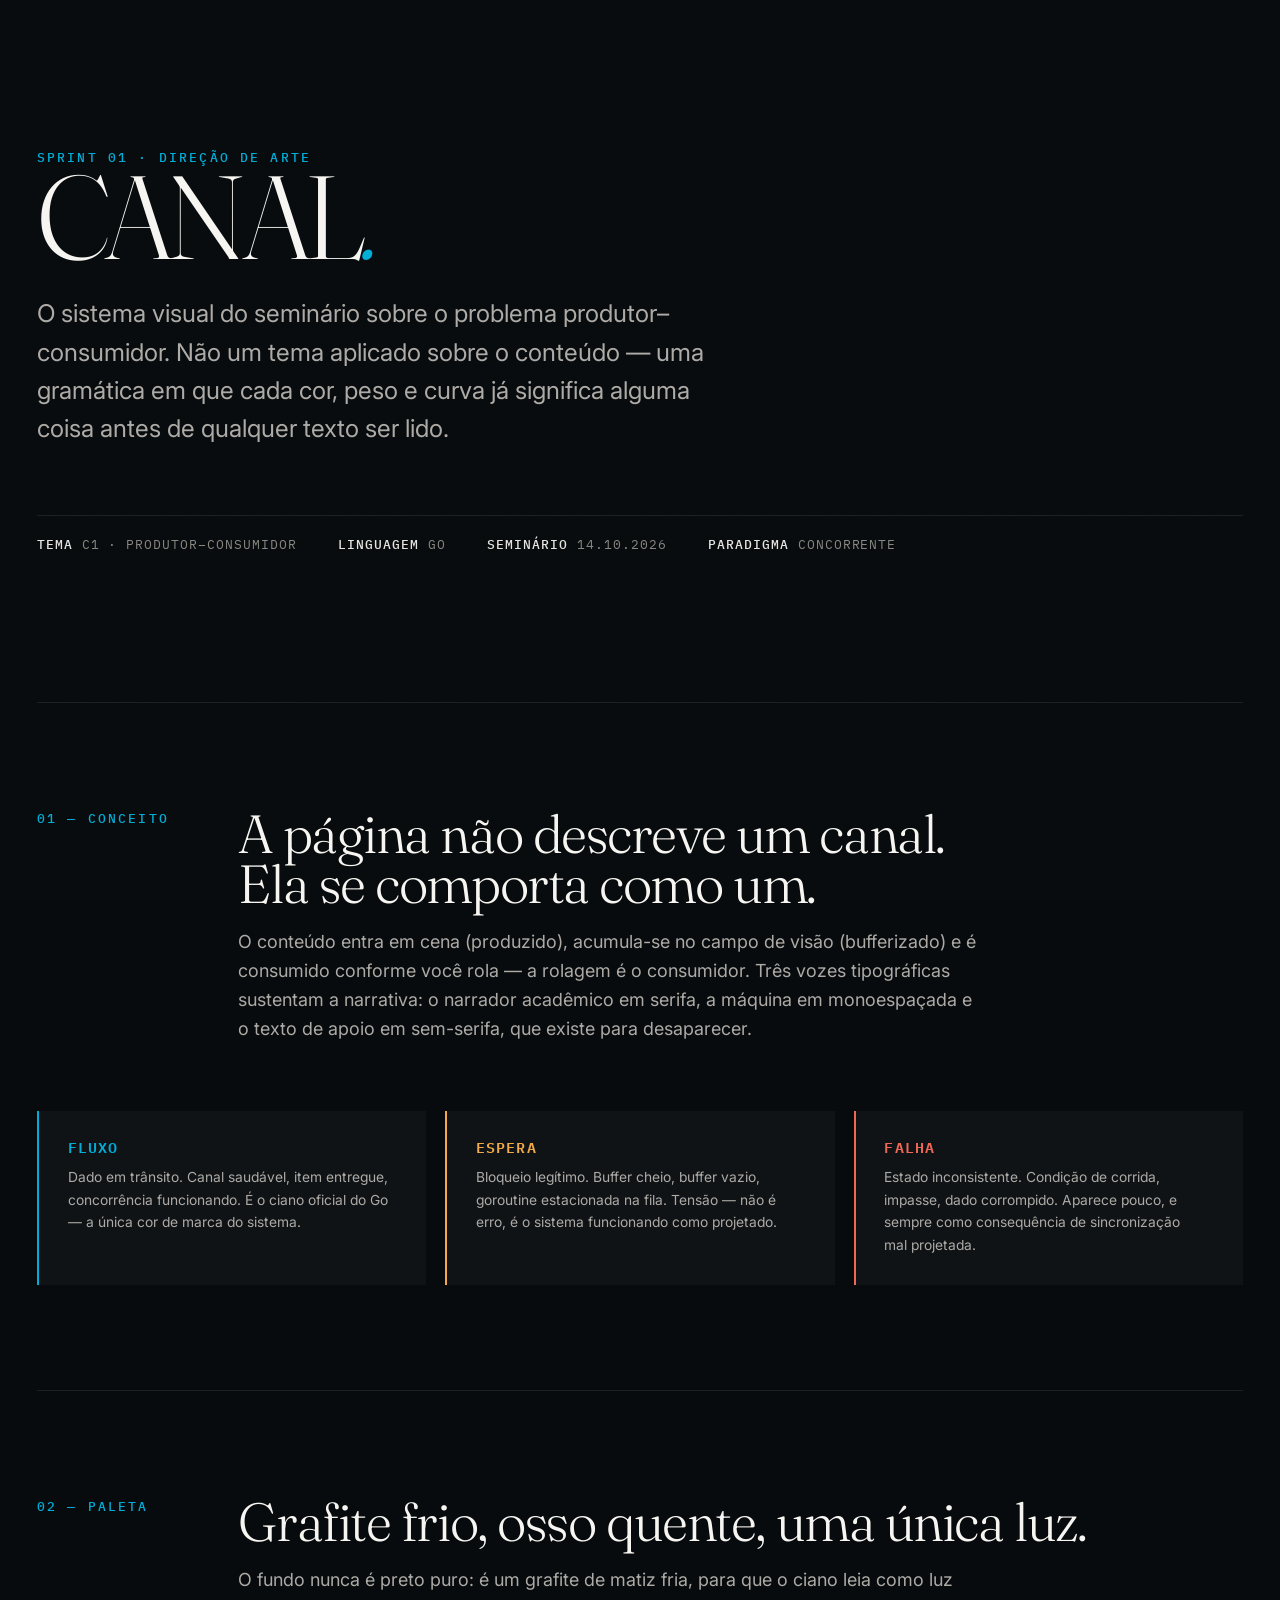
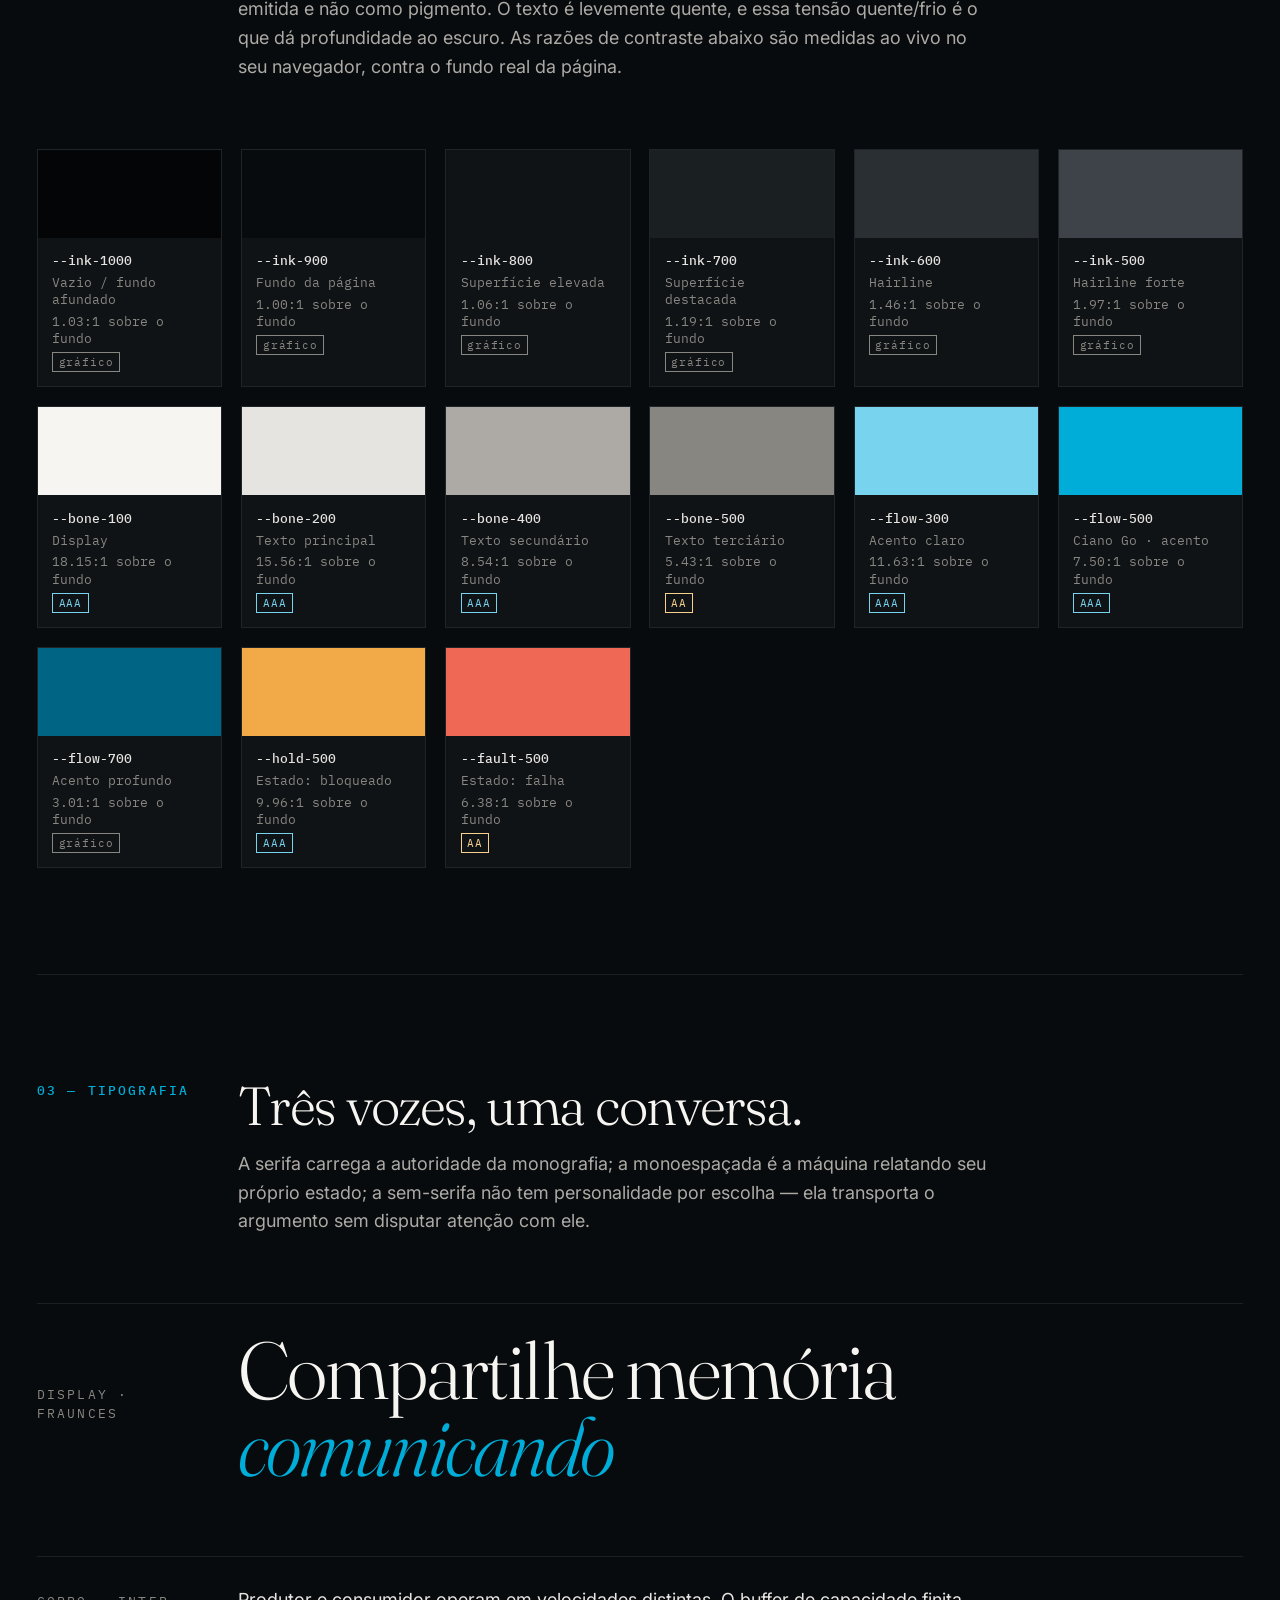
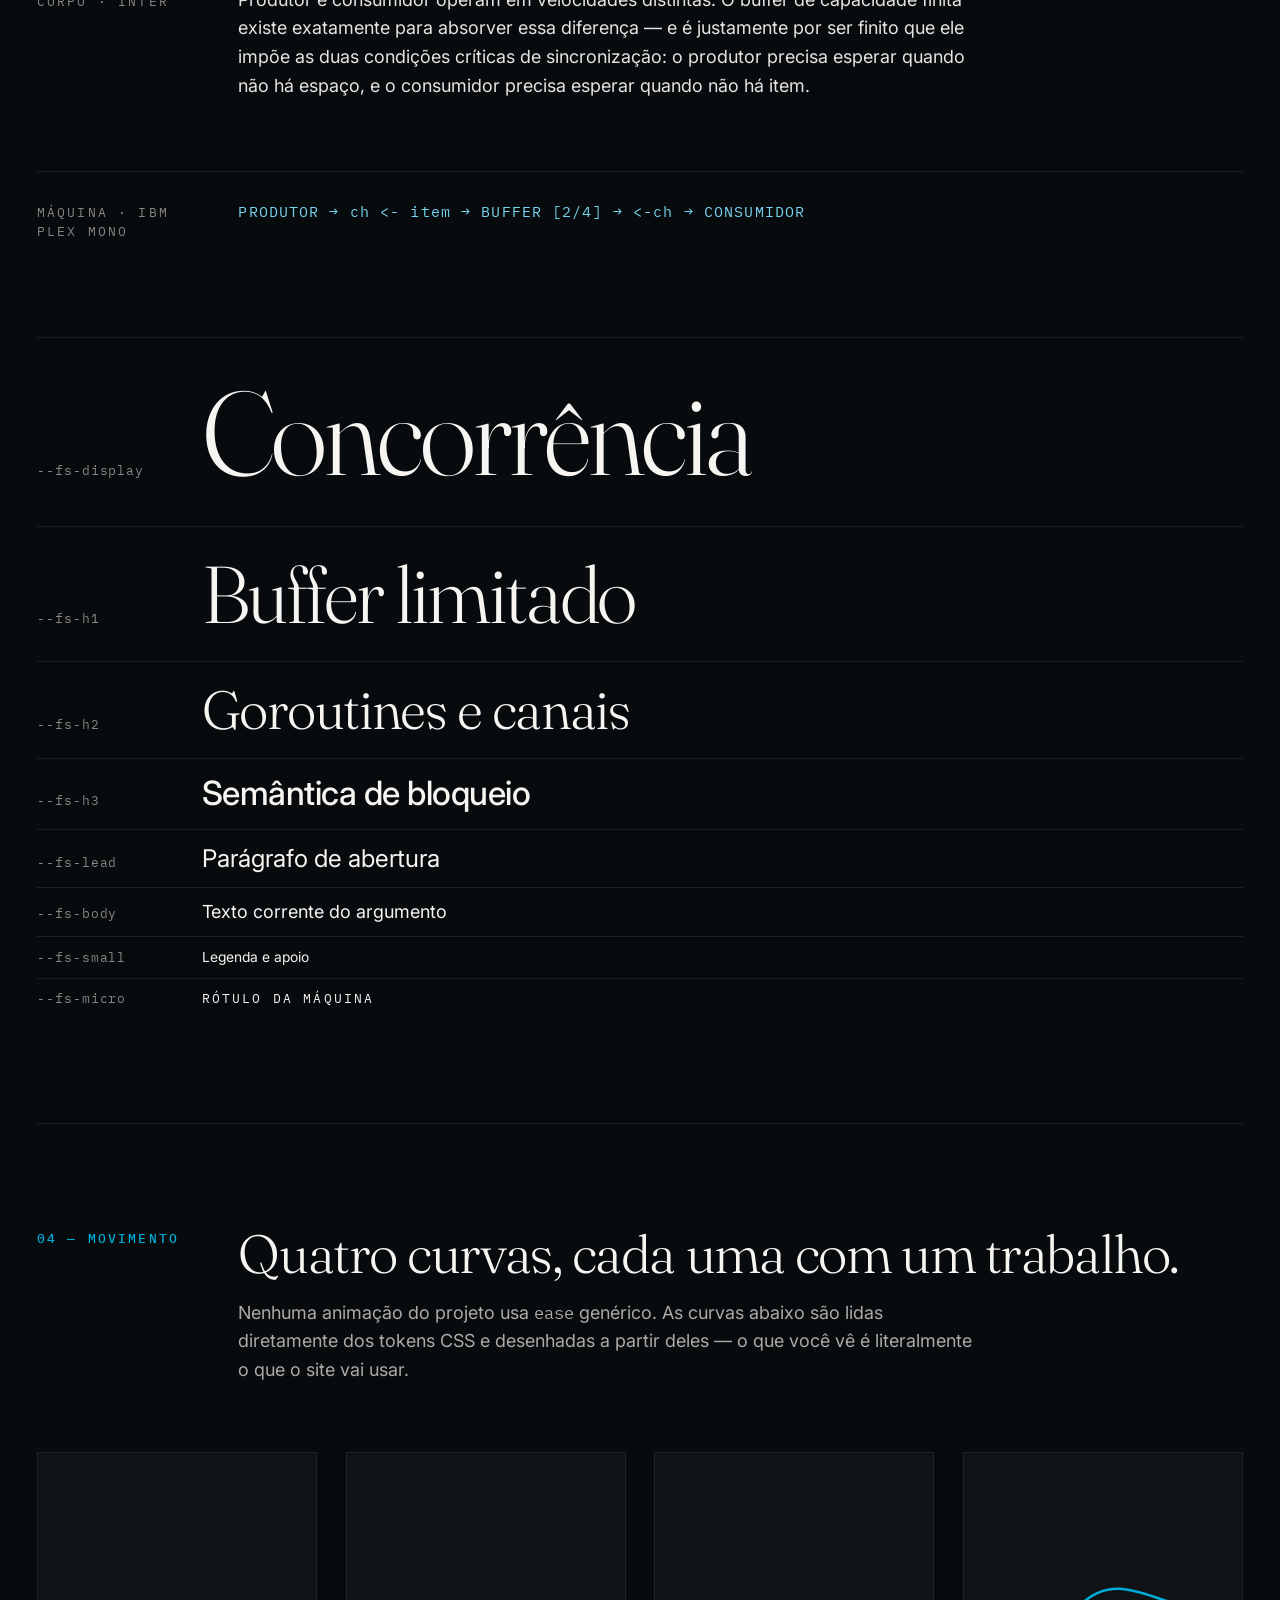
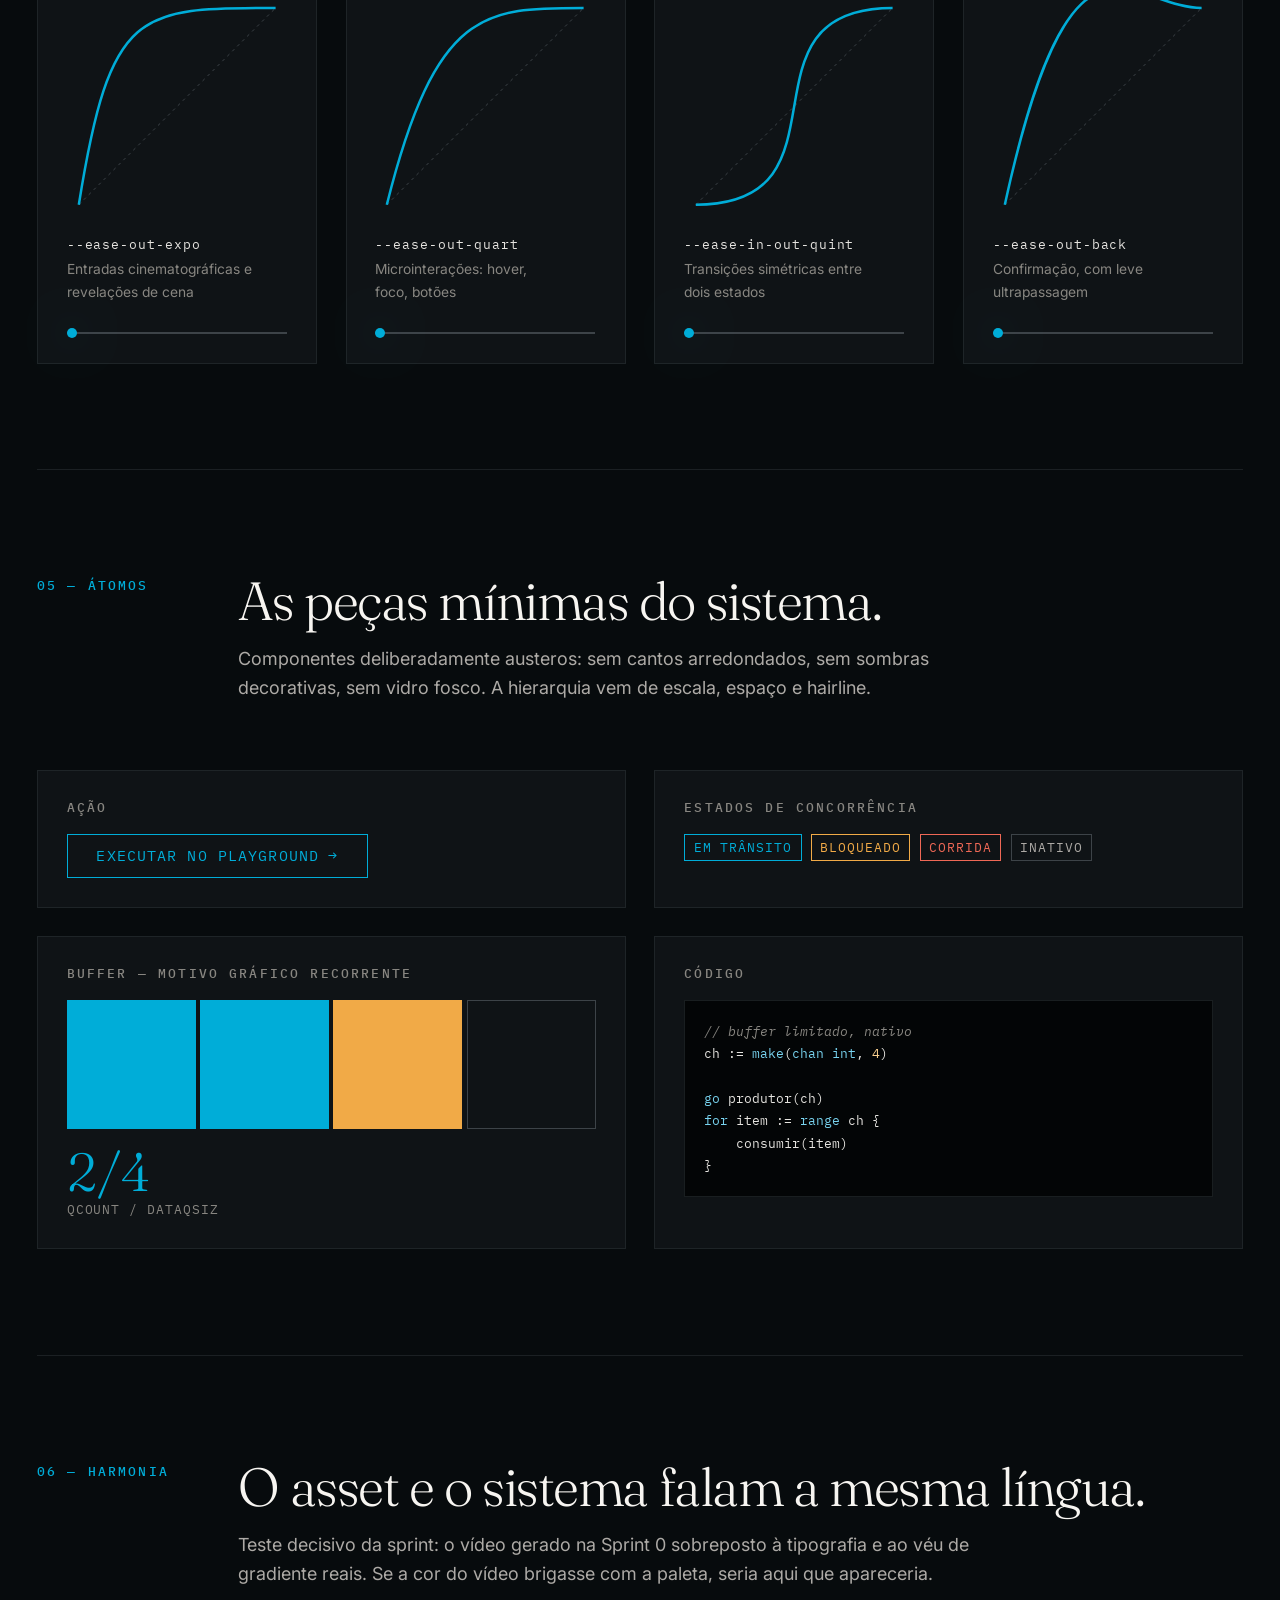
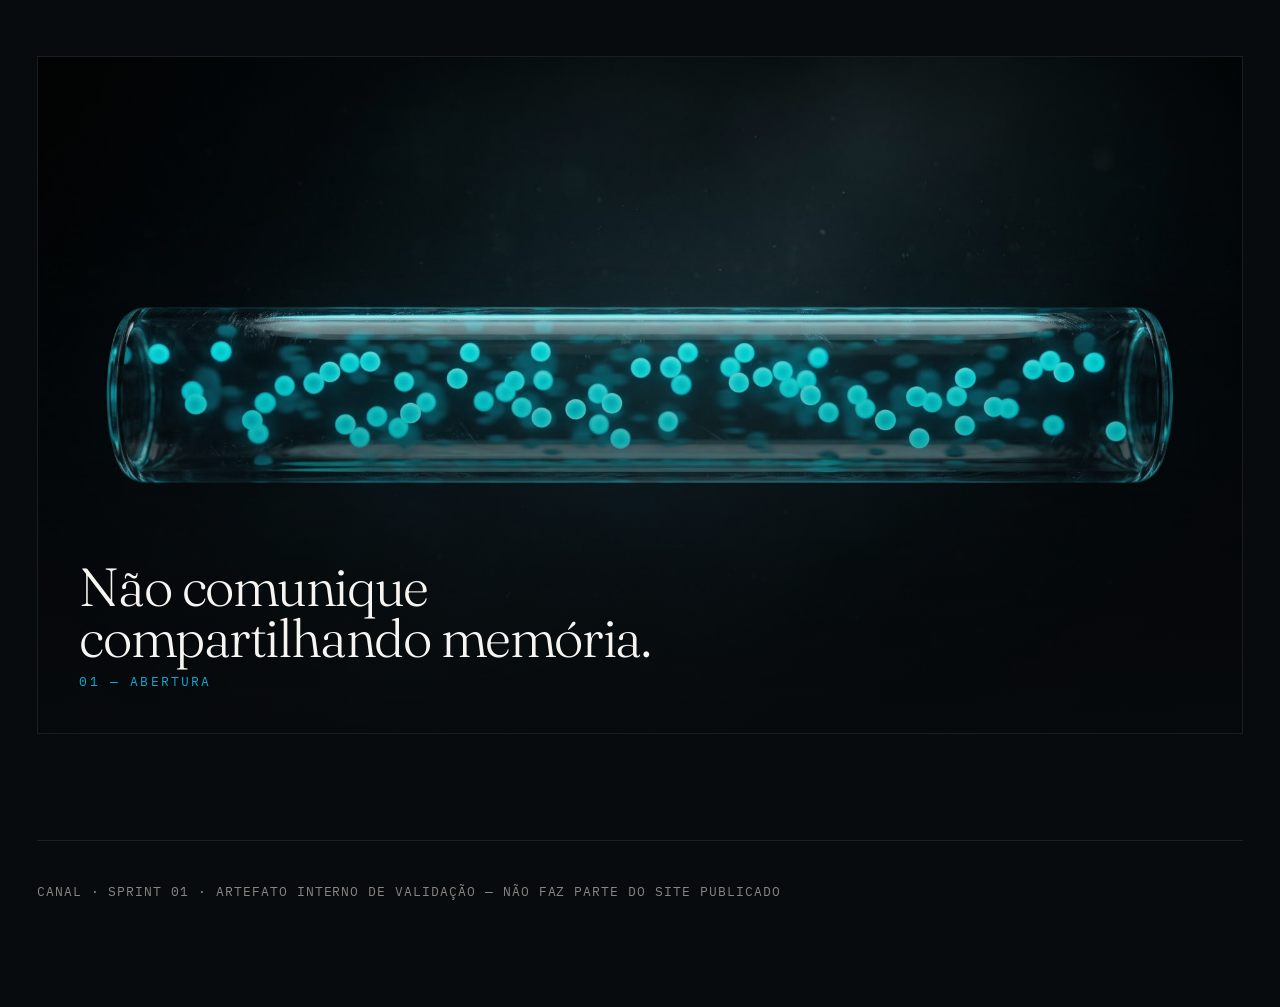
<file: Site_Seminario/public/styleguide.html>
<!DOCTYPE html>
<html lang="pt-BR">
<head>
<meta charset="UTF-8">
<meta name="viewport" content="width=device-width, initial-scale=1">
<meta name="robots" content="noindex">
<title>CANAL — Direção de Arte &amp; Design Tokens</title>

<link rel="preconnect" href="https://fonts.googleapis.com">
<link rel="preconnect" href="https://fonts.gstatic.com" crossorigin>
<link rel="stylesheet" href="https://fonts.googleapis.com/css2?family=Fraunces:opsz,wght@9..144,300..700&amp;family=IBM+Plex+Mono:wght@400;500;600&amp;family=Inter:opsz,wght@14..32,400..600&amp;display=swap">

<link rel="stylesheet" href="./styles/tokens.css">
<link rel="stylesheet" href="./styles/base.css">

<style>
@layer components {

  .shell {
    inline-size: min(100% - var(--gutter) * 2, var(--container));
    margin-inline: auto;
  }

  /* ---------- Cabeçalho de seção: número da máquina + título editorial ---------- */

  .band {
    border-block-start: var(--hairline) solid var(--line);
    padding-block: var(--space-2xl);
  }

  .band-head {
    display: grid;
    grid-template-columns: minmax(0, 1fr);
    gap: var(--space-sm);
    margin-block-end: var(--space-xl);
  }

  @media (min-width: 60rem) {
    .band-head {
      grid-template-columns: 10rem minmax(0, 1fr);
      gap: var(--space-lg);
    }
  }

  .eyebrow {
    font-family: var(--font-mono);
    font-size: var(--fs-micro);
    font-weight: 500;
    letter-spacing: var(--tracking-machine);
    text-transform: uppercase;
    color: var(--accent);
    margin: 0;
  }

  .band-title {
    font-family: var(--font-display);
    font-size: var(--fs-h2);
    font-weight: 300;
    line-height: var(--leading-tight);
    letter-spacing: var(--tracking-display);
    color: var(--fg-strong);
    text-wrap: balance;
    margin: 0;
  }

  .band-note {
    max-inline-size: var(--measure);
    color: var(--fg-muted);
    margin-block-start: var(--space-sm);
  }

  /* ---------- Masthead ---------- */

  .masthead {
    min-block-size: 78dvh;
    display: flex;
    flex-direction: column;
    justify-content: center;
    padding-block: var(--space-2xl);
  }

  .wordmark {
    font-family: var(--font-display);
    font-size: var(--fs-display);
    font-weight: 300;
    line-height: 0.92;
    letter-spacing: -0.045em;
    color: var(--fg-strong);
    margin: 0;
  }

  .wordmark em {
    font-style: italic;
    color: var(--accent);
  }

  .masthead-lead {
    max-inline-size: 46ch;
    margin-block-start: var(--space-md);
    font-size: var(--fs-lead);
    color: var(--fg-muted);
    text-wrap: pretty;
  }

  .meta {
    display: flex;
    flex-wrap: wrap;
    gap: var(--space-xs) var(--space-lg);
    margin-block-start: var(--space-xl);
    padding-block-start: var(--space-sm);
    border-block-start: var(--hairline) solid var(--line);
    font-family: var(--font-mono);
    font-size: var(--fs-micro);
    letter-spacing: var(--tracking-wide);
    text-transform: uppercase;
    color: var(--fg-subtle);
  }

  .meta b {
    font-weight: 500;
    color: var(--fg);
  }

  /* ---------- Paleta ---------- */

  .swatches {
    display: grid;
    grid-template-columns: repeat(auto-fill, minmax(11rem, 1fr));
    gap: var(--space-sm);
  }

  .swatch {
    display: flex;
    flex-direction: column;
    background-color: var(--bg-raised);
    border: var(--hairline) solid var(--line);
  }

  .swatch-chip {
    block-size: 5.5rem;
    background-color: var(--chip);
  }

  .swatch-data {
    padding: var(--space-xs);
    display: grid;
    gap: var(--space-3xs);
    font-family: var(--font-mono);
    font-size: var(--fs-micro);
    line-height: 1.45;
  }

  .swatch-token {
    color: var(--fg);
    font-weight: 500;
  }

  .swatch-role,
  .swatch-ratio {
    color: var(--fg-subtle);
  }

  .badge {
    justify-self: start;
    padding: 0.1em 0.5em;
    border: var(--hairline) solid currentColor;
    font-size: 0.9em;
    letter-spacing: var(--tracking-wide);
  }

  .badge[data-level="AAA"] { color: var(--accent-soft); }
  .badge[data-level="AA"] { color: var(--hold-300); }
  .badge[data-level="—"] { color: var(--fg-subtle); }

  /* Legenda semântica: a gramática de cor das visualizações */
  .grammar {
    display: grid;
    gap: var(--space-sm);
    margin-block-start: var(--space-lg);
  }

  @media (min-width: 48rem) {
    .grammar { grid-template-columns: repeat(3, 1fr); }
  }

  .grammar-item {
    padding: var(--space-md);
    background-color: var(--bg-raised);
    border-inline-start: 2px solid var(--tint);
  }

  .grammar-item h3 {
    font-family: var(--font-mono);
    font-size: var(--fs-small);
    font-weight: 600;
    letter-spacing: var(--tracking-wide);
    text-transform: uppercase;
    color: var(--tint);
    margin-block-end: var(--space-2xs);
  }

  .grammar-item p {
    font-size: var(--fs-small);
    color: var(--fg-muted);
    margin: 0;
  }

  /* ---------- Tipografia ---------- */

  .voices {
    display: grid;
    gap: var(--space-lg);
  }

  .voice {
    display: grid;
    gap: var(--space-xs);
    padding-block: var(--space-md);
    border-block-start: var(--hairline) solid var(--line);
  }

  @media (min-width: 60rem) {
    .voice {
      grid-template-columns: 10rem minmax(0, 1fr);
      gap: var(--space-lg);
      align-items: baseline;
    }
  }

  .voice-label {
    font-family: var(--font-mono);
    font-size: var(--fs-micro);
    letter-spacing: var(--tracking-machine);
    text-transform: uppercase;
    color: var(--fg-subtle);
  }

  .specimen-display {
    font-family: var(--font-display);
    font-size: var(--fs-h1);
    font-weight: 300;
    line-height: var(--leading-tight);
    letter-spacing: var(--tracking-display);
    color: var(--fg-strong);
  }

  .specimen-display i {
    font-style: italic;
    color: var(--accent);
  }

  .specimen-body {
    max-inline-size: var(--measure);
    color: var(--fg);
  }

  .specimen-mono {
    font-family: var(--font-mono);
    font-size: var(--fs-small);
    letter-spacing: var(--tracking-wide);
    color: var(--accent-soft);
  }

  .scale-row {
    display: flex;
    align-items: baseline;
    gap: var(--space-md);
    padding-block: var(--space-2xs);
    border-block-start: var(--hairline) solid var(--line);
    overflow: hidden;
  }

  .scale-row span:first-child {
    flex: 0 0 8.5rem;
    font-family: var(--font-mono);
    font-size: var(--fs-micro);
    letter-spacing: var(--tracking-wide);
    color: var(--fg-subtle);
  }

  .scale-row span:last-child {
    white-space: nowrap;
    color: var(--fg-strong);
  }

  /* ---------- Movimento ---------- */

  .curves {
    display: grid;
    grid-template-columns: repeat(auto-fit, minmax(14rem, 1fr));
    gap: var(--space-md);
  }

  .curve {
    padding: var(--space-md);
    background-color: var(--bg-raised);
    border: var(--hairline) solid var(--line);
  }

  .curve svg {
    inline-size: 100%;
    block-size: auto;
    overflow: visible;
  }

  .curve-path {
    fill: none;
    stroke: var(--accent);
    stroke-width: 2.5;
    vector-effect: non-scaling-stroke;
  }

  .curve-guide {
    fill: none;
    stroke: var(--line-strong);
    stroke-width: 1;
    stroke-dasharray: 3 4;
    vector-effect: non-scaling-stroke;
  }

  .curve-name {
    font-family: var(--font-mono);
    font-size: var(--fs-micro);
    letter-spacing: var(--tracking-wide);
    color: var(--fg);
    margin-block: var(--space-xs) var(--space-3xs);
  }

  .curve-use {
    font-size: var(--fs-small);
    color: var(--fg-subtle);
    margin: 0;
  }

  .curve-track {
    position: relative;
    block-size: 2px;
    margin-block-start: var(--space-md);
    background-color: var(--line-strong);
  }

  .curve-dot {
    position: absolute;
    inset-block-start: 50%;
    inline-size: 10px;
    aspect-ratio: 1;
    margin-block-start: -5px;
    border-radius: 50%;
    background-color: var(--accent);
    box-shadow: var(--glow-flow);
    animation: travel 2.4s var(--curve, linear) infinite;
    --animation-reduced: none;
  }

  @keyframes travel {
    0%, 8% { translate: 0 0; }
    58%, 100% { translate: calc(100cqi - 10px) 0; }
  }

  .curve-track {
    container-type: inline-size;
  }

  /* ---------- Átomos ---------- */

  .atoms {
    display: grid;
    gap: var(--space-md);
  }

  @media (min-width: 48rem) {
    .atoms { grid-template-columns: repeat(2, 1fr); }
  }

  .atom {
    padding: var(--space-md);
    background-color: var(--bg-raised);
    border: var(--hairline) solid var(--line);
    display: grid;
    gap: var(--space-sm);
    align-content: start;
  }

  .atom > h3 {
    font-family: var(--font-mono);
    font-size: var(--fs-micro);
    font-weight: 500;
    letter-spacing: var(--tracking-machine);
    text-transform: uppercase;
    color: var(--fg-subtle);
  }

  .btn {
    justify-self: start;
    display: inline-flex;
    align-items: center;
    gap: var(--space-2xs);
    min-block-size: 44px;
    padding-inline: var(--space-md);
    background-color: transparent;
    border: var(--hairline) solid var(--accent);
    color: var(--accent);
    font-family: var(--font-mono);
    font-size: var(--fs-small);
    letter-spacing: var(--tracking-wide);
    text-transform: uppercase;
    text-decoration: none;
    transition:
      background-color var(--dur-ui) var(--ease-out-quart),
      color var(--dur-ui) var(--ease-out-quart),
      box-shadow var(--dur-ui) var(--ease-out-quart);
  }

  .btn:hover:not(:disabled) {
    background-color: var(--accent);
    color: var(--ink-1000);
    box-shadow: var(--glow-flow);
  }

  .btn::after {
    content: "→";
    transition: translate var(--dur-ui) var(--ease-out-back);
  }

  .btn:hover::after {
    translate: 4px 0;
  }

  .tags {
    display: flex;
    flex-wrap: wrap;
    gap: var(--space-2xs);
  }

  .tag {
    padding: 0.25em 0.7em;
    border: var(--hairline) solid var(--tint, var(--line-strong));
    color: var(--tint, var(--fg-muted));
    font-family: var(--font-mono);
    font-size: var(--fs-micro);
    letter-spacing: var(--tracking-wide);
    text-transform: uppercase;
  }

  .code-block {
    margin: 0;
    padding: var(--space-sm);
    background-color: var(--bg-sunken);
    border: var(--hairline) solid var(--line);
    overflow-x: auto;
    font-size: var(--fs-small);
    line-height: var(--leading-normal);
    color: var(--fg);
  }

  .code-block .k { color: var(--accent-soft); }
  .code-block .s { color: var(--hold-300); }
  .code-block .c { color: var(--fg-subtle); font-style: italic; }

  /* Célula de buffer: o motivo gráfico que vai reaparecer no site inteiro */
  .buffer {
    display: flex;
    gap: var(--space-3xs);
  }

  .cell {
    flex: 1;
    aspect-ratio: 1;
    border: var(--hairline) solid var(--line-strong);
    background-color: transparent;
    transition: background-color var(--dur-ui) var(--ease-out-quart);
  }

  .cell[data-state="full"] {
    background-color: var(--accent);
    border-color: var(--accent);
  }

  .cell[data-state="blocked"] {
    background-color: var(--state-blocked);
    border-color: var(--state-blocked);
  }

  .stat {
    display: grid;
    gap: var(--space-3xs);
  }

  .stat-value {
    font-family: var(--font-display);
    font-size: var(--fs-h2);
    font-weight: 300;
    line-height: 1;
    color: var(--accent);
  }

  .stat-label {
    font-family: var(--font-mono);
    font-size: var(--fs-micro);
    letter-spacing: var(--tracking-wide);
    text-transform: uppercase;
    color: var(--fg-subtle);
  }

  /* ---------- Harmonia com o vídeo ---------- */

  .stage {
    position: relative;
    aspect-ratio: 16 / 9;
    overflow: hidden;
    background-color: var(--bg-sunken);
    border: var(--hairline) solid var(--line);
  }

  .stage video {
    inline-size: 100%;
    block-size: 100%;
    object-fit: cover;
  }

  .stage-veil {
    position: absolute;
    inset: 0;
    background:
      linear-gradient(in oklab, transparent 30%, oklch(0.145 0.008 240 / 0.85) 100%),
      radial-gradient(120% 80% at 50% 50%, transparent 40%, oklch(0.11 0.006 240 / 0.7) 100%);
  }

  .stage-type {
    position: absolute;
    inset-block-end: 0;
    inset-inline: 0;
    padding: var(--space-lg);
  }

  .stage-type h3 {
    font-family: var(--font-display);
    font-size: var(--fs-h2);
    font-weight: 300;
    line-height: var(--leading-tight);
    letter-spacing: var(--tracking-display);
    color: var(--fg-strong);
    max-inline-size: 22ch;
  }

  .stage-type p {
    margin-block-start: var(--space-2xs);
    font-family: var(--font-mono);
    font-size: var(--fs-micro);
    letter-spacing: var(--tracking-machine);
    text-transform: uppercase;
    color: var(--accent);
  }

  .colophon {
    border-block-start: var(--hairline) solid var(--line);
    padding-block: var(--space-lg) var(--space-2xl);
    font-family: var(--font-mono);
    font-size: var(--fs-micro);
    letter-spacing: var(--tracking-wide);
    text-transform: uppercase;
    color: var(--fg-subtle);
  }
}
</style>
</head>

<body>

<header class="shell masthead">
  <p class="eyebrow">Sprint 01 · Direção de arte</p>
  <h1 class="wordmark">CANAL<em>.</em></h1>
  <p class="masthead-lead">
    O sistema visual do seminário sobre o problema produtor–consumidor.
    Não um tema aplicado sobre o conteúdo — uma gramática em que cada cor,
    peso e curva já significa alguma coisa antes de qualquer texto ser lido.
  </p>
  <div class="meta">
    <span><b>Tema</b> C1 · Produtor–Consumidor</span>
    <span><b>Linguagem</b> Go</span>
    <span><b>Seminário</b> 14.10.2026</span>
    <span><b>Paradigma</b> Concorrente</span>
  </div>
</header>

<main>

  <!-- 01 ---------------------------------------------------------------- -->
  <section class="shell band">
    <div class="band-head">
      <p class="eyebrow">01 — Conceito</p>
      <div>
        <h2 class="band-title">A página não descreve um canal. Ela se comporta como um.</h2>
        <p class="band-note">
          O conteúdo entra em cena (produzido), acumula-se no campo de visão (bufferizado)
          e é consumido conforme você rola — a rolagem é o consumidor. Três vozes tipográficas
          sustentam a narrativa: o narrador acadêmico em serifa, a máquina em monoespaçada
          e o texto de apoio em sem-serifa, que existe para desaparecer.
        </p>
      </div>
    </div>

    <div class="grammar">
      <article class="grammar-item" style="--tint: var(--flow-500)">
        <h3>Fluxo</h3>
        <p>Dado em trânsito. Canal saudável, item entregue, concorrência funcionando. É o ciano oficial do Go — a única cor de marca do sistema.</p>
      </article>
      <article class="grammar-item" style="--tint: var(--hold-500)">
        <h3>Espera</h3>
        <p>Bloqueio legítimo. Buffer cheio, buffer vazio, goroutine estacionada na fila. Tensão — não é erro, é o sistema funcionando como projetado.</p>
      </article>
      <article class="grammar-item" style="--tint: var(--fault-500)">
        <h3>Falha</h3>
        <p>Estado inconsistente. Condição de corrida, impasse, dado corrompido. Aparece pouco, e sempre como consequência de sincronização mal projetada.</p>
      </article>
    </div>
  </section>

  <!-- 02 ---------------------------------------------------------------- -->
  <section class="shell band">
    <div class="band-head">
      <p class="eyebrow">02 — Paleta</p>
      <div>
        <h2 class="band-title">Grafite frio, osso quente, uma única luz.</h2>
        <p class="band-note">
          O fundo nunca é preto puro: é um grafite de matiz fria, para que o ciano leia como
          luz emitida e não como pigmento. O texto é levemente quente, e essa tensão
          quente/frio é o que dá profundidade ao escuro. As razões de contraste abaixo são
          medidas ao vivo no seu navegador, contra o fundo real da página.
        </p>
      </div>
    </div>

    <div class="swatches" id="swatches"></div>
  </section>

  <!-- 03 ---------------------------------------------------------------- -->
  <section class="shell band">
    <div class="band-head">
      <p class="eyebrow">03 — Tipografia</p>
      <div>
        <h2 class="band-title">Três vozes, uma conversa.</h2>
        <p class="band-note">
          A serifa carrega a autoridade da monografia; a monoespaçada é a máquina relatando
          seu próprio estado; a sem-serifa não tem personalidade por escolha — ela transporta
          o argumento sem disputar atenção com ele.
        </p>
      </div>
    </div>

    <div class="voices">
      <div class="voice">
        <span class="voice-label">Display · Fraunces</span>
        <p class="specimen-display">Compartilhe memória <i>comunicando</i></p>
      </div>
      <div class="voice">
        <span class="voice-label">Corpo · Inter</span>
        <p class="specimen-body">
          Produtor e consumidor operam em velocidades distintas. O buffer de capacidade
          finita existe exatamente para absorver essa diferença — e é justamente por ser
          finito que ele impõe as duas condições críticas de sincronização: o produtor
          precisa esperar quando não há espaço, e o consumidor precisa esperar quando não
          há item.
        </p>
      </div>
      <div class="voice">
        <span class="voice-label">Máquina · IBM Plex Mono</span>
        <p class="specimen-mono">PRODUTOR → ch &lt;- item → BUFFER [2/4] → &lt;-ch → CONSUMIDOR</p>
      </div>
    </div>

    <div style="margin-block-start: var(--space-xl)">
      <div class="scale-row"><span>--fs-display</span><span style="font-family: var(--font-display); font-weight: 300; font-size: var(--fs-display); letter-spacing: var(--tracking-display)">Concorrência</span></div>
      <div class="scale-row"><span>--fs-h1</span><span style="font-family: var(--font-display); font-weight: 300; font-size: var(--fs-h1); letter-spacing: var(--tracking-display)">Buffer limitado</span></div>
      <div class="scale-row"><span>--fs-h2</span><span style="font-family: var(--font-display); font-weight: 300; font-size: var(--fs-h2); letter-spacing: var(--tracking-display)">Goroutines e canais</span></div>
      <div class="scale-row"><span>--fs-h3</span><span style="font-size: var(--fs-h3); font-weight: 500; letter-spacing: var(--tracking-tight)">Semântica de bloqueio</span></div>
      <div class="scale-row"><span>--fs-lead</span><span style="font-size: var(--fs-lead)">Parágrafo de abertura</span></div>
      <div class="scale-row"><span>--fs-body</span><span style="font-size: var(--fs-body)">Texto corrente do argumento</span></div>
      <div class="scale-row"><span>--fs-small</span><span style="font-size: var(--fs-small)">Legenda e apoio</span></div>
      <div class="scale-row"><span>--fs-micro</span><span style="font-family: var(--font-mono); font-size: var(--fs-micro); letter-spacing: var(--tracking-machine); text-transform: uppercase">Rótulo da máquina</span></div>
    </div>
  </section>

  <!-- 04 ---------------------------------------------------------------- -->
  <section class="shell band">
    <div class="band-head">
      <p class="eyebrow">04 — Movimento</p>
      <div>
        <h2 class="band-title">Quatro curvas, cada uma com um trabalho.</h2>
        <p class="band-note">
          Nenhuma animação do projeto usa <code>ease</code> genérico. As curvas abaixo são
          lidas diretamente dos tokens CSS e desenhadas a partir deles — o que você vê é
          literalmente o que o site vai usar.
        </p>
      </div>
    </div>

    <div class="curves" id="curves"></div>
  </section>

  <!-- 05 ---------------------------------------------------------------- -->
  <section class="shell band">
    <div class="band-head">
      <p class="eyebrow">05 — Átomos</p>
      <div>
        <h2 class="band-title">As peças mínimas do sistema.</h2>
        <p class="band-note">
          Componentes deliberadamente austeros: sem cantos arredondados, sem sombras
          decorativas, sem vidro fosco. A hierarquia vem de escala, espaço e hairline.
        </p>
      </div>
    </div>

    <div class="atoms">
      <article class="atom">
        <h3>Ação</h3>
        <a class="btn" href="https://go.dev/play/" target="_blank" rel="noopener noreferrer">Executar no Playground</a>
      </article>

      <article class="atom">
        <h3>Estados de concorrência</h3>
        <div class="tags">
          <span class="tag" style="--tint: var(--flow-500)">Em trânsito</span>
          <span class="tag" style="--tint: var(--hold-500)">Bloqueado</span>
          <span class="tag" style="--tint: var(--fault-500)">Corrida</span>
          <span class="tag">Inativo</span>
        </div>
      </article>

      <article class="atom">
        <h3>Buffer — motivo gráfico recorrente</h3>
        <div class="buffer" role="img" aria-label="Buffer de quatro posições: duas ocupadas, uma bloqueada, uma livre.">
          <span class="cell" data-state="full"></span>
          <span class="cell" data-state="full"></span>
          <span class="cell" data-state="blocked"></span>
          <span class="cell"></span>
        </div>
        <div class="stat">
          <span class="stat-value">2/4</span>
          <span class="stat-label">qcount / dataqsiz</span>
        </div>
      </article>

      <article class="atom">
        <h3>Código</h3>
<pre class="code-block"><code><span class="c">// buffer limitado, nativo</span>
ch := <span class="k">make</span>(<span class="k">chan</span> <span class="k">int</span>, <span class="s">4</span>)

<span class="k">go</span> produtor(ch)
<span class="k">for</span> item := <span class="k">range</span> ch {
    consumir(item)
}</code></pre>
      </article>
    </div>
  </section>

  <!-- 06 ---------------------------------------------------------------- -->
  <section class="shell band">
    <div class="band-head">
      <p class="eyebrow">06 — Harmonia</p>
      <div>
        <h2 class="band-title">O asset e o sistema falam a mesma língua.</h2>
        <p class="band-note">
          Teste decisivo da sprint: o vídeo gerado na Sprint 0 sobreposto à tipografia e ao
          véu de gradiente reais. Se a cor do vídeo brigasse com a paleta, seria aqui que
          apareceria.
        </p>
      </div>
    </div>

    <div class="stage">
      <video src="./assets/video/hero-loop.mp4" poster="./assets/img/hero-poster.jpg"
             autoplay muted loop playsinline aria-hidden="true"></video>
      <div class="stage-veil"></div>
      <div class="stage-type">
        <h3>Não comunique compartilhando memória.</h3>
        <p>01 — Abertura</p>
      </div>
    </div>
  </section>

</main>

<footer class="shell colophon">
  CANAL · Sprint 01 · Artefato interno de validação — não faz parte do site publicado
</footer>

<script type="module">
  const root = document.documentElement;
  const readToken = (name) => getComputedStyle(root).getPropertyValue(name).trim();

  /* ---------- Contraste medido, não estimado ----------
     Pinta a cor num canvas 1x1 para obter sRGB real, independentemente
     de o token estar em oklch, hex ou qualquer outro formato. */
  const probe = document.createElement("canvas").getContext("2d", { willReadFrequently: true });

  function toRGB(color) {
    probe.clearRect(0, 0, 1, 1);
    probe.fillStyle = "#000";
    probe.fillStyle = color;
    probe.fillRect(0, 0, 1, 1);
    const [r, g, b] = probe.getImageData(0, 0, 1, 1).data;
    return [r, g, b];
  }

  function luminance(color) {
    return toRGB(color)
      .map((v) => v / 255)
      .map((v) => (v <= 0.03928 ? v / 12.92 : ((v + 0.055) / 1.055) ** 2.4))
      .reduce((sum, v, i) => sum + v * [0.2126, 0.7152, 0.0722][i], 0);
  }

  function contrast(a, b) {
    const [hi, lo] = [luminance(a), luminance(b)].sort((x, y) => y - x);
    return (hi + 0.05) / (lo + 0.05);
  }

  const palette = [
    ["--ink-1000", "Vazio / fundo afundado"],
    ["--ink-900", "Fundo da página"],
    ["--ink-800", "Superfície elevada"],
    ["--ink-700", "Superfície destacada"],
    ["--ink-600", "Hairline"],
    ["--ink-500", "Hairline forte"],
    ["--bone-100", "Display"],
    ["--bone-200", "Texto principal"],
    ["--bone-400", "Texto secundário"],
    ["--bone-500", "Texto terciário"],
    ["--flow-300", "Acento claro"],
    ["--flow-500", "Ciano Go · acento"],
    ["--flow-700", "Acento profundo"],
    ["--hold-500", "Estado: bloqueado"],
    ["--fault-500", "Estado: falha"],
  ];

  const bg = readToken("--bg");

  document.getElementById("swatches").innerHTML = palette
    .map(([token, role]) => {
      const value = readToken(token);
      const ratio = contrast(value, bg);
      const level = ratio >= 7 ? "AAA" : ratio >= 4.5 ? "AA" : "—";
      return `
        <figure class="swatch" style="--chip: var(${token})">
          <div class="swatch-chip"></div>
          <figcaption class="swatch-data">
            <span class="swatch-token">${token}</span>
            <span class="swatch-role">${role}</span>
            <span class="swatch-ratio">${ratio.toFixed(2)}:1 sobre o fundo</span>
            <span class="badge" data-level="${level}">${level === "—" ? "gráfico" : level}</span>
          </figcaption>
        </figure>`;
    })
    .join("");

  /* ---------- Curvas desenhadas a partir dos próprios tokens ---------- */
  const curves = [
    ["--ease-out-expo", "Entradas cinematográficas e revelações de cena"],
    ["--ease-out-quart", "Microinterações: hover, foco, botões"],
    ["--ease-in-out-quint", "Transições simétricas entre dois estados"],
    ["--ease-out-back", "Confirmação, com leve ultrapassagem"],
  ];

  document.getElementById("curves").innerHTML = curves
    .map(([token, use]) => {
      const value = readToken(token);
      const [x1, y1, x2, y2] = value.match(/-?[\d.]+/g).map(Number);
      const p = (n) => (n * 100).toFixed(1);
      return `
        <article class="curve">
          <svg viewBox="-6 -64 112 172" role="img" aria-label="Curva ${value}">
            <path class="curve-guide" d="M 0 100 L 100 0" />
            <path class="curve-path"
                  d="M 0 100 C ${p(x1)} ${p(1 - y1)}, ${p(x2)} ${p(1 - y2)}, 100 0" />
          </svg>
          <p class="curve-name">${token}</p>
          <p class="curve-use">${use}</p>
          <div class="curve-track">
            <span class="curve-dot" style="--curve: ${value}"></span>
          </div>
        </article>`;
    })
    .join("");
</script>

</body>
</html>
</file>
<file: Site_Seminario/public/styles/tokens.css>
/* ============================================================
   CANAL — Camada de tokens
   Direção de arte: editorial escuro + laboratório computacional.
   ============================================================ */

@layer reset, tokens, base, components, utilities;

@layer tokens {
  :root {
    color-scheme: dark;

    /* --------------------------------------------------------
       TIER 1 — Tokens literais
       -------------------------------------------------------- */

    /* Grafite: o vazio. Neutro frio (matiz 240) com croma quase nulo,
       para que o ciano leia como luz emitida, e não como pigmento. */
    --ink-1000: oklch(0.11 0.006 240);
    --ink-900:  oklch(0.145 0.008 240);
    --ink-800:  oklch(0.185 0.009 240);
    --ink-700:  oklch(0.235 0.010 240);
    --ink-600:  oklch(0.300 0.011 240);
    --ink-500:  oklch(0.380 0.012 240);

    /* Osso: a voz. Neutro quente (matiz 85) — a tensão quente/frio
       contra o grafite é o que dá profundidade editorial ao escuro. */
    --bone-100: oklch(0.970 0.006 85);
    --bone-200: oklch(0.920 0.006 85);
    --bone-300: oklch(0.850 0.006 85);
    --bone-400: oklch(0.740 0.007 85);
    --bone-500: oklch(0.620 0.008 85);
    --bone-600: oklch(0.500 0.008 85);

    /* Fluxo — ciano oficial do Go. Significa: dado em trânsito,
       canal saudável, concorrência funcionando. */
    --flow-200: oklch(0.900 0.060 220);
    --flow-300: oklch(0.820 0.095 220);
    --flow-400: oklch(0.760 0.115 221);
    --flow-500: #00add8;
    --flow-600: oklch(0.600 0.115 223);
    --flow-700: oklch(0.470 0.100 225);
    --flow-900: oklch(0.280 0.055 230);

    /* Espera — âmbar. Significa: bloqueado, aguardando.
       Buffer cheio, buffer vazio, goroutine estacionada. Tensão, não erro. */
    --hold-300: oklch(0.880 0.095 78);
    --hold-500: oklch(0.790 0.140 72);
    --hold-700: oklch(0.580 0.115 66);

    /* Falha — ferrugem. Significa: estado inconsistente.
       Race condition, deadlock, dado corrompido. */
    --fault-300: oklch(0.780 0.120 32);
    --fault-500: oklch(0.680 0.170 30);
    --fault-700: oklch(0.500 0.150 28);

    /* Tipografia — três vozes:
       display = o narrador acadêmico | body = apoio | mono = a máquina */
    --font-display: "Fraunces", "Iowan Old Style", "Palatino Linotype", Georgia, serif;
    --font-body: "Inter", system-ui, -apple-system, "Segoe UI", sans-serif;
    --font-mono: "IBM Plex Mono", ui-monospace, "Cascadia Mono", Consolas, monospace;

    /* Escala fluida. Cada passo mantém máximo <= 2,5x o mínimo
       para não quebrar o zoom nem a preferência de corpo do usuário. */
    --fs-display: clamp(3rem, 1.8rem + 6vw, 7rem);
    --fs-h1: clamp(2.25rem, 1.5rem + 3.75vw, 4.5rem);
    --fs-h2: clamp(1.75rem, 1.3rem + 2.25vw, 3rem);
    --fs-h3: clamp(1.375rem, 1.15rem + 1.125vw, 2rem);
    --fs-lead: clamp(1.125rem, 1rem + 0.625vw, 1.5rem);
    --fs-body: clamp(1rem, 0.95rem + 0.25vw, 1.125rem);
    --fs-small: 0.875rem;
    --fs-micro: 0.75rem;

    --leading-tight: 1.05;
    --leading-snug: 1.25;
    --leading-normal: 1.6;
    --leading-relaxed: 1.75;

    --tracking-display: -0.03em;
    --tracking-tight: -0.015em;
    --tracking-normal: 0em;
    --tracking-wide: 0.08em;
    --tracking-machine: 0.18em;

    /* Espaço fluido */
    --space-3xs: clamp(0.25rem, 0.24rem + 0.05vw, 0.3rem);
    --space-2xs: clamp(0.5rem, 0.47rem + 0.15vw, 0.625rem);
    --space-xs: clamp(0.75rem, 0.7rem + 0.25vw, 0.9375rem);
    --space-sm: clamp(1rem, 0.94rem + 0.3vw, 1.25rem);
    --space-md: clamp(1.5rem, 1.4rem + 0.5vw, 1.875rem);
    --space-lg: clamp(2rem, 1.8rem + 1vw, 2.75rem);
    --space-xl: clamp(3rem, 2.6rem + 2vw, 4.5rem);
    --space-2xl: clamp(4.5rem, 3.8rem + 3.5vw, 7rem);
    --space-3xl: clamp(7rem, 5.5rem + 7.5vw, 12rem);

    /* Layout */
    --measure: 68ch;
    --container: 84rem;
    --container-wide: 100rem;
    --gutter: clamp(1.25rem, 0.9rem + 1.75vw, 3rem);
    --hairline: 1px;

    /* Altura fixa da barra superior — fonte única, usada também em
       scroll-padding-top (base.css), pra nenhum salto de âncora (o
       link "pular para o conteúdo" incluso) esconder o topo do alvo
       atrás dela. */
    --altura-barra: 3.75rem;

    /* Movimento — curvas com intenção:
       expo  = entradas cinematográficas (rápido, depois desacelera longo)
       quart = microinterações de UI
       quint = transições simétricas entre estados
       back  = confirmação com leve ultrapassagem */
    --ease-out-expo: cubic-bezier(0.16, 1, 0.3, 1);
    --ease-out-quart: cubic-bezier(0.25, 1, 0.5, 1);
    --ease-in-out-quint: cubic-bezier(0.83, 0, 0.17, 1);
    --ease-out-back: cubic-bezier(0.34, 1.56, 0.64, 1);

    --dur-micro: 160ms;
    --dur-ui: 320ms;
    --dur-reveal: 640ms;
    --dur-cinematic: 1200ms;

    /* Profundidade */
    --shadow-lift:
      0 1px 2px oklch(0 0 0 / 0.4),
      0 8px 24px oklch(0 0 0 / 0.35),
      0 24px 64px oklch(0 0 0 / 0.25);
    --glow-flow: 0 0 40px oklch(0.687 0.127 221 / 0.25);

    /* --------------------------------------------------------
       TIER 2 — Tokens semânticos
       -------------------------------------------------------- */
    --bg: var(--ink-900);
    --bg-sunken: var(--ink-1000);
    --bg-raised: var(--ink-800);
    --bg-elevated: var(--ink-700);

    --fg: var(--bone-200);
    --fg-strong: var(--bone-100);
    --fg-muted: var(--bone-400);
    --fg-subtle: var(--bone-500);

    --line: oklch(0.300 0.011 240 / 0.6);
    --line-strong: var(--ink-500);

    --accent: var(--flow-500);
    --accent-soft: var(--flow-300);
    --accent-deep: var(--flow-900);

    --state-blocked: var(--hold-500);
    --state-fault: var(--fault-500);

    --focus-ring: var(--flow-300);
  }
}
</file>
<file: Site_Seminario/public/styles/base.css>
/* ============================================================
   CANAL — Reset e base
   Depende de tokens.css (que declara a ordem das camadas).
   ============================================================ */

/* Decisão de produto: a animação é parte obrigatória da experiência em
   todas as cenas, independente de prefers-reduced-motion do visitante.
   Nenhuma regra deste arquivo desliga motion sob essa preferência —
   ver scripts/lib/prefers-motion.js, que também não reage a ela. */

@layer reset {
  /* Único seletor universal do projeto: fica na camada mais baixa,
     portanto qualquer camada posterior o sobrescreve sem !important. */
  *,
  ::before,
  ::after {
    box-sizing: border-box;
  }

  :where(body, h1, h2, h3, h4, p, figure, blockquote, dl, dd, ol, ul) {
    margin: 0;
  }

  :where(ol, ul):where([role="list"]) {
    padding-inline-start: 0;
    list-style: none;
  }

  :where(img, picture, video, canvas, svg) {
    display: block;
    max-inline-size: 100%;
  }

  :where(input, button, textarea, select) {
    font: inherit;
    color: inherit;
  }

  :where(button) {
    background: none;
    border: none;
    cursor: pointer;
  }

  :where(a) {
    color: inherit;
    text-decoration-thickness: 0.06em;
    text-underline-offset: 0.22em;
  }

  :where(h1, h2, h3, h4) {
    font-size: inherit;
    font-weight: inherit;
  }
}

@layer base {
  html {
    -webkit-text-size-adjust: none;
    text-size-adjust: none;
    scrollbar-color: var(--ink-600) var(--bg);
    accent-color: var(--accent);
    /* Sem guarda de prefers-reduced-motion: rolagem suave é obrigatória
       em toda a experiência, por decisão de produto. */
    scroll-behavior: smooth;
    /* A barra superior é fixed — sem isto, todo salto de âncora (o link
       "pular para o conteúdo" incluso) para com o alvo escondido atrás
       dela. Cobre também o foco por teclado chegando perto do topo. */
    scroll-padding-top: var(--altura-barra);
  }

  body {
    margin: 0;
    background-color: var(--bg);
    color: var(--fg);
    font-family: var(--font-body);
    font-size: var(--fs-body);
    font-optical-sizing: auto;
    line-height: var(--leading-normal);
    /* Mantém o corpo estável caso a webfont troque pela fallback. */
    font-size-adjust: from-font;
    -webkit-font-smoothing: antialiased;
    text-rendering: optimizeLegibility;
  }

  /* Grão de filme: a diferença entre "fundo escuro" e "imagem escura".
     Camada única, estática e fora do fluxo de eventos. */
  body::after {
    content: "";
    position: fixed;
    inset: 0;
    z-index: 9999;
    pointer-events: none;
    opacity: 0.04;
    mix-blend-mode: overlay;
    background-image: url("data:image/svg+xml,%3Csvg xmlns='http://www.w3.org/2000/svg' width='160' height='160'%3E%3Cfilter id='n'%3E%3CfeTurbulence type='fractalNoise' baseFrequency='0.82' numOctaves='3' stitchTiles='stitch'/%3E%3C/filter%3E%3Crect width='100%25' height='100%25' filter='url(%23n)'/%3E%3C/svg%3E");
  }

  @media (forced-colors: active) {
    body::after {
      display: none;
    }
  }

  h1,
  h2,
  h3 {
    font-family: var(--font-display);
    font-weight: 400;
    line-height: var(--leading-tight);
    letter-spacing: var(--tracking-display);
    color: var(--fg-strong);
    text-wrap: balance;
  }

  h1 {
    font-size: var(--fs-h1);
  }

  h2 {
    font-size: var(--fs-h2);
  }

  h3 {
    font-family: var(--font-body);
    font-size: var(--fs-h3);
    font-weight: 500;
    line-height: var(--leading-snug);
    letter-spacing: var(--tracking-tight);
  }

  p {
    text-wrap: pretty;
    overflow-wrap: break-word;
  }

  code,
  pre,
  kbd,
  samp {
    font-family: var(--font-mono);
    font-size: 0.9em;
  }

  ::selection {
    background-color: var(--accent);
    color: var(--ink-1000);
  }

  :focus-visible {
    outline: 2px solid var(--focus-ring);
    outline-offset: 3px;
    border-radius: 2px;
  }

  /* Alvos de toque confortáveis sem travar o crescimento por conteúdo. */
  @media (pointer: coarse) {
    :where(a, button, [role="button"]) {
      min-block-size: 44px;
    }
  }
}
</file>
<file: Site_Seminario/public/styles/layout.css>
/* ============================================================
   CANAL — Layout: atos, cenas e estrutura de página
   ============================================================ */

@layer components {

  /* ---------- Utilidades de acesso ---------- */

  .sr-only {
    position: absolute;
    inline-size: 1px;
    block-size: 1px;
    padding: 0;
    margin: -1px;
    overflow: hidden;
    clip-path: inset(50%);
    white-space: nowrap;
  }

  .pular {
    position: fixed;
    inset-block-start: var(--space-sm);
    inset-inline-start: var(--space-sm);
    z-index: 200;
    padding: var(--space-2xs) var(--space-sm);
    background-color: var(--accent);
    color: var(--ink-1000);
    font-family: var(--font-mono);
    font-size: var(--fs-micro);
    letter-spacing: var(--tracking-wide);
    text-transform: uppercase;
    text-decoration: none;
    translate: 0 -200%;
    transition: translate var(--dur-ui) var(--ease-out-quart);
  }

  .pular:focus-visible {
    translate: 0 0;
  }

  /* ---------- Barra superior ---------- */

  .barra {
    position: fixed;
    inset-block-start: 0;
    inset-inline: 0;
    z-index: 100;
    display: flex;
    align-items: center;
    gap: var(--space-md);
    block-size: var(--altura-barra);
    padding-inline: var(--gutter);
    background-color: oklch(0.145 0.008 240 / 0.72);
    backdrop-filter: blur(12px);
    border-block-end: var(--hairline) solid var(--line);
  }

  .barra-marca {
    font-family: var(--font-display);
    font-size: 1.125rem;
    font-weight: 400;
    letter-spacing: -0.02em;
    color: var(--fg-strong);
    text-decoration: none;
  }

  .barra-marca span {
    color: var(--accent);
  }

  .barra-ato {
    flex: 1;
    min-inline-size: 0;
    margin: 0;
    font-family: var(--font-mono);
    font-size: var(--fs-micro);
    letter-spacing: var(--tracking-machine);
    text-transform: uppercase;
    color: var(--fg-subtle);
    white-space: nowrap;
    overflow: hidden;
    text-overflow: ellipsis;
  }

  .barra-progresso {
    inline-size: clamp(4rem, 14vw, 12rem);
    block-size: 2px;
    background-color: var(--line-strong);
  }

  .barra-preenchimento {
    display: block;
    block-size: 100%;
    inline-size: 100%;
    background-color: var(--accent);
    transform: scaleX(0);
    transform-origin: left center;
  }

  @media (max-width: 34rem) {
    .barra-ato { display: none; }
  }

  /* ---------- Cenas: esqueleto comum ---------- */

  .cena {
    position: relative;
    display: grid;
    gap: var(--space-xl);
    align-items: center;
    inline-size: min(100% - var(--gutter) * 2, var(--container));
    margin-inline: auto;
    padding-block: var(--space-3xl);
  }

  @media (min-width: 64rem) {
    .cena:where([data-tipo="fixada"], [data-tipo="interativa"], [data-tipo="cinematica"]) {
      grid-template-columns: minmax(0, 27rem) minmax(0, 1fr);
      gap: var(--space-2xl);
    }
  }

  .rotulo {
    font-family: var(--font-mono);
    font-size: var(--fs-micro);
    font-weight: 500;
    letter-spacing: var(--tracking-machine);
    text-transform: uppercase;
    color: var(--accent);
    margin: 0 0 var(--space-sm);
  }

  .titulo {
    font-family: var(--font-display);
    font-size: var(--fs-h2);
    font-weight: 300;
    line-height: var(--leading-tight);
    letter-spacing: var(--tracking-display);
    color: var(--fg-strong);
    text-wrap: balance;
    margin: 0 0 var(--space-md);
  }

  .titulo-grande {
    font-family: var(--font-display);
    font-size: var(--fs-h1);
    font-weight: 300;
    line-height: var(--leading-tight);
    letter-spacing: var(--tracking-display);
    color: var(--fg-strong);
    text-wrap: balance;
    margin: 0 0 var(--space-lg);
  }

  .titulo-codigo {
    font-family: var(--font-mono);
    font-size: 0.78em;
    font-weight: 500;
    letter-spacing: var(--tracking-normal);
    color: var(--accent);
  }

  .prosa {
    max-inline-size: var(--measure);
    color: var(--fg);
  }

  .prosa + .prosa {
    margin-block-start: var(--space-sm);
  }

  .prosa b {
    font-weight: 500;
    color: var(--fg-strong);
  }

  .nota {
    max-inline-size: var(--measure);
    margin-block-start: var(--space-md);
    padding-inline-start: var(--space-sm);
    border-inline-start: 2px solid var(--accent);
    font-family: var(--font-mono);
    font-size: var(--fs-small);
    color: var(--fg-muted);
  }

  .aviso {
    max-inline-size: var(--measure);
    margin-block-start: var(--space-md);
    padding: var(--space-xs) var(--space-sm);
    border: var(--hairline) solid var(--state-blocked);
    font-family: var(--font-mono);
    font-size: var(--fs-micro);
    line-height: var(--leading-normal);
    color: var(--hold-300);
  }

  .cena-texto--centro {
    grid-column: 1 / -1;
    max-inline-size: 46rem;
    margin-inline: auto;
    text-align: center;
  }

  .cena-texto--centro :where(.prosa, .nota) {
    margin-inline: auto;
  }

  .cena-texto--largo {
    grid-column: 1 / -1;
    inline-size: 100%;
  }

  /* ---------- Cena de abertura (cinemática com vídeo) ---------- */

  .cena:where([data-cena="00"]) {
    grid-template-columns: minmax(0, 1fr);
    min-block-size: 100dvh;
    inline-size: 100%;
    max-inline-size: none;
    padding: 0;
    /* Tipografia ancorada no terço inferior: o conduto fica livre no quadro
       superior e o texto cai sobre a parte escura do gradiente. É o que
       garante legibilidade em qualquer quadro do loop. */
    place-items: end start;
    overflow: hidden;
  }

  .cena-video {
    position: absolute;
    inset: 0;
    inline-size: 100%;
    block-size: 100%;
    object-fit: cover;
    aspect-ratio: 16 / 9;
  }

  .cena-veu {
    position: absolute;
    inset: 0;
    background:
      linear-gradient(to bottom in oklab,
        oklch(0.145 0.008 240 / 0.35) 0%,
        oklch(0.145 0.008 240 / 0.12) 28%,
        oklch(0.145 0.008 240 / 0.55) 44%,
        oklch(0.145 0.008 240 / 0.92) 56%,
        oklch(0.145 0.008 240 / 1) 76%),
      radial-gradient(130% 90% at 50% 32%, transparent 30%, oklch(0.11 0.006 240 / 0.75) 100%);
  }

  .cena-abertura {
    position: relative;
    inline-size: min(100% - var(--gutter) * 2, var(--container));
    margin-inline: auto;
    padding-block-end: var(--space-2xl);
  }

  .titulo-abertura {
    font-family: var(--font-display);
    font-size: var(--fs-display);
    font-weight: 300;
    line-height: 0.98;
    letter-spacing: -0.04em;
    color: var(--fg-strong);
    text-wrap: balance;
    max-inline-size: 18ch;
    margin: var(--space-sm) 0 0;
  }

  .prosa-abertura {
    max-inline-size: 42ch;
    margin-block-start: var(--space-md);
    font-size: var(--fs-lead);
    color: var(--fg-muted);
  }

  .indicio {
    position: absolute;
    inset-block-end: var(--space-sm);
    inset-inline-end: var(--gutter);
    margin: 0;
    font-family: var(--font-mono);
    font-size: var(--fs-micro);
    letter-spacing: var(--tracking-machine);
    text-transform: uppercase;
    color: var(--fg-subtle);
  }

  /* ---------- Abertura de ato ---------- */

  .ato-abertura {
    display: flex;
    align-items: baseline;
    gap: var(--space-md);
    inline-size: min(100% - var(--gutter) * 2, var(--container));
    margin-inline: auto;
    padding-block: var(--space-2xl) var(--space-sm);
    border-block-end: 2px solid var(--accent);
  }

  .ato-abertura--falha { border-color: var(--state-fault); }
  .ato-abertura--maquina { border-color: var(--state-blocked); }
  .ato-abertura--prova { border-color: var(--bone-500); }

  .ato-num {
    font-family: var(--font-mono);
    font-size: var(--fs-micro);
    letter-spacing: var(--tracking-machine);
    text-transform: uppercase;
    color: var(--accent);
    margin: 0;
  }

  .ato-abertura--falha .ato-num { color: var(--state-fault); }
  .ato-abertura--maquina .ato-num { color: var(--state-blocked); }
  .ato-abertura--prova .ato-num { color: var(--bone-500); }

  .ato-nome {
    font-family: var(--font-display);
    font-size: var(--fs-h2);
    font-weight: 300;
    letter-spacing: var(--tracking-display);
    color: var(--fg-strong);
    margin: 0;
  }

  /* ---------- Cena do lema: o vale da curva ---------- */

  .cena:where([data-tipo="lema"]) {
    grid-template-columns: minmax(0, 1fr);
    min-block-size: 92dvh;
    place-items: center;
    padding-block: var(--space-3xl);
  }

  .lema {
    max-inline-size: min(90%, 62rem);
    margin: 0;
    text-align: center;
  }

  /* Duas linhas com papéis diferentes, não um bloco de texto corrido:
     a premissa que se rejeita, depois — sozinha, em destaque — a tese.
     display: flex faz cada filho ocupar sua própria linha independente
     da largura, então a quebra nunca cai no meio de uma cláusula. */
  .lema-texto {
    display: flex;
    flex-direction: column;
    gap: var(--space-sm);
    font-family: var(--font-display);
    font-size: var(--fs-h1);
    font-weight: 300;
    line-height: 1.12;
    letter-spacing: var(--tracking-display);
    color: var(--fg-strong);
    margin: 0;
  }

  .lema-texto > * {
    text-wrap: balance;
    overflow-wrap: normal;
  }

  .lema-texto em {
    font-style: italic;
    color: var(--accent);
  }

  .lema-fonte {
    margin-block-start: var(--space-lg);
    font-family: var(--font-mono);
    font-size: var(--fs-micro);
    letter-spacing: var(--tracking-wide);
    text-transform: uppercase;
    color: var(--fg-subtle);
  }

  /* ---------- Cena-eixo: o argumento central ---------- */

  .cena--eixo::before {
    content: "";
    position: absolute;
    inset-block: var(--space-2xl);
    inset-inline-start: calc(var(--gutter) * -0.5);
    inline-size: 2px;
    background: linear-gradient(to bottom in oklab,
      transparent, var(--accent) 20% 80%, transparent);
  }

  /* ---------- Rodapé ---------- */

  .rodape {
    inline-size: min(100% - var(--gutter) * 2, var(--container));
    margin-inline: auto;
    padding-block: var(--space-xl) var(--space-2xl);
    border-block-start: var(--hairline) solid var(--line);
    font-family: var(--font-mono);
    font-size: var(--fs-micro);
    letter-spacing: var(--tracking-wide);
    text-transform: uppercase;
    color: var(--fg-subtle);
  }
}
</file>
<file: Site_Seminario/public/styles/components.css>
/* ============================================================
   CANAL — Componentes: palcos, código, listas
   ============================================================ */

@layer components {

  /* ---------- Palco: onde as visualizações são montadas ---------- */

  .palco {
    position: relative;
    display: grid;
    place-items: center;
    min-block-size: 22rem;
    margin: 0;
    background-color: var(--bg-raised);
    border: var(--hairline) solid var(--line);
    container-type: inline-size;
    overflow: hidden;
  }

  .palco--alto {
    min-block-size: 30rem;
  }

  /* A síntese final (cena 19) não é mais uma peça de laboratório numa
     vitrine — é a imagem que fecha a apresentação. Sem moldura, sem
     grade técnica, sem altura mínima de card: os números ficam soltos
     na própria cena, não dentro de mais uma caixa. */
  .palco--fechamento {
    min-block-size: 0;
    background-color: transparent;
    border: none;
  }

  .palco--fechamento::before {
    display: none;
  }

  @media (min-width: 64rem) {
    .palco { min-block-size: 26rem; }
    .palco--alto { min-block-size: 34rem; }
  }

  /* Placeholder honesto: identifica a peça e o estado de construção.
     Removido pelo módulo de visualização quando ele monta. */
  .palco-vazio {
    display: grid;
    gap: var(--space-xs);
    justify-items: center;
    padding: var(--space-lg);
    font-family: var(--font-mono);
    font-size: var(--fs-micro);
    letter-spacing: var(--tracking-wide);
    text-transform: uppercase;
    text-align: center;
    color: var(--fg-subtle);
  }

  .palco-vazio::before {
    content: "";
    inline-size: 2.5rem;
    block-size: 2.5rem;
    border: var(--hairline) dashed var(--line-strong);
  }

  .palco-vazio::after {
    content: "a construir";
    padding: 0.15em 0.6em;
    border: var(--hairline) solid var(--state-blocked);
    color: var(--state-blocked);
    font-size: 0.65rem;
  }

  /* Grade técnica de fundo: reforça a leitura de laboratório */
  .palco::before {
    content: "";
    position: absolute;
    inset: 0;
    pointer-events: none;
    opacity: 0.4;
    background-image:
      linear-gradient(to right, var(--line) 1px, transparent 1px),
      linear-gradient(to bottom, var(--line) 1px, transparent 1px);
    background-size: 3rem 3rem;
    mask-image: radial-gradient(85% 70% at 50% 50%, black, transparent);
  }

  @media (forced-colors: active) {
    .palco::before { display: none; }
  }

  /* ---------- Código ---------- */

  .codigo {
    margin: 0;
    padding: var(--space-md);
    background-color: var(--bg-sunken);
    border: var(--hairline) solid var(--line);
    overflow-x: auto;
    font-size: var(--fs-small);
    line-height: var(--leading-normal);
    color: var(--fg);
    tab-size: 4;
  }

  .codigo .kw { color: var(--accent-soft); }
  .codigo .str { color: var(--hold-300); }
  .codigo .num { color: var(--hold-300); }
  .codigo .com { color: var(--fg-subtle); font-style: italic; }
  .codigo .risco { color: var(--fault-300); }

  .prosa code,
  .nota code,
  .aviso code,
  .referencias code {
    padding: 0.1em 0.35em;
    background-color: var(--bg-raised);
    border: var(--hairline) solid var(--line);
    color: var(--accent-soft);
  }

  /* ---------- Botões ---------- */

  .botao {
    display: inline-flex;
    align-items: center;
    gap: var(--space-2xs);
    min-block-size: 44px;
    padding-inline: var(--space-md);
    background-color: transparent;
    border: var(--hairline) solid var(--accent);
    color: var(--accent);
    font-family: var(--font-mono);
    font-size: var(--fs-small);
    letter-spacing: var(--tracking-wide);
    text-transform: uppercase;
    text-decoration: none;
    transition:
      background-color var(--dur-ui) var(--ease-out-quart),
      color var(--dur-ui) var(--ease-out-quart),
      box-shadow var(--dur-ui) var(--ease-out-quart);
  }

  .botao:hover:not(:disabled) {
    background-color: var(--accent);
    color: var(--ink-1000);
    box-shadow: var(--glow-flow);
  }

  .botao--discreto {
    border-color: var(--line-strong);
    color: var(--fg-muted);
  }

  .botao--discreto:hover:not(:disabled) {
    background-color: var(--bg-elevated);
    color: var(--fg-strong);
    box-shadow: none;
  }

  /* ---------- Célula de buffer: motivo gráfico recorrente ---------- */

  .celulas {
    display: flex;
    gap: var(--space-3xs);
  }

  .celula {
    flex: 1;
    aspect-ratio: 1;
    border: var(--hairline) solid var(--line-strong);
    transition:
      background-color var(--dur-ui) var(--ease-out-quart),
      border-color var(--dur-ui) var(--ease-out-quart);
  }

  .celula[data-estado="cheia"] {
    background-color: var(--accent);
    border-color: var(--accent);
  }

  .celula[data-estado="bloqueada"] {
    background-color: var(--state-blocked);
    border-color: var(--state-blocked);
  }

  .celula[data-estado="corrompida"] {
    background-color: var(--state-fault);
    border-color: var(--state-fault);
  }

  /* ---------- Referências ---------- */

  .referencias {
    display: grid;
    gap: var(--space-sm);
    max-inline-size: var(--measure);
    margin: 0;
    padding-inline-start: var(--space-md);
    font-size: var(--fs-small);
    color: var(--fg-muted);
  }

  .referencias li::marker {
    font-family: var(--font-mono);
    font-size: var(--fs-micro);
    color: var(--fg-subtle);
  }

  .referencias cite {
    font-style: italic;
    color: var(--fg);
  }

  .referencias a {
    color: var(--accent);
    text-decoration-color: var(--line-strong);
  }

  .referencias a:hover {
    text-decoration-color: currentColor;
  }
}
</file>
<file: Site_Seminario/public/styles/viz.css>
/* ============================================================
   CANAL — Visualizações
   V1: produtor, buffer limitado e consumidor.
   ============================================================ */

@layer components {

  .sim {
    inline-size: 100%;
    display: grid;
    gap: var(--space-md);
    padding: var(--space-md);
  }

  .sim-palco {
    display: grid;
    gap: var(--space-sm);
    align-items: center;
    grid-template-columns: minmax(0, 1fr);
  }

  @container (min-width: 34rem) {
    .sim-palco {
      grid-template-columns: auto minmax(0, 1fr) auto;
      gap: var(--space-md);
    }
  }

  /* ---------- Atores ---------- */

  .ator {
    display: grid;
    justify-items: center;
    gap: var(--space-2xs);
    text-align: center;
  }

  .ator-nome {
    font-family: var(--font-mono);
    font-size: var(--fs-micro);
    letter-spacing: var(--tracking-machine);
    text-transform: uppercase;
    color: var(--fg-muted);
  }

  /* Anel de progresso: quanto falta para o item ficar pronto.
     Em bloqueio, vira um disco âmbar cheio — a espera é total. */
  .ator-anel {
    inline-size: 3.25rem;
    aspect-ratio: 1;
    border-radius: 50%;
    background:
      conic-gradient(var(--accent) calc(var(--progresso, 0) * 360deg), transparent 0),
      radial-gradient(closest-side, var(--bg-raised) 68%, transparent 70%);
    border: var(--hairline) solid var(--line-strong);
    transition: border-color var(--dur-ui) var(--ease-out-quart);
  }

  .ator-anel[data-fase="bloqueado"] {
    background:
      conic-gradient(var(--state-blocked) 360deg, transparent 0),
      radial-gradient(closest-side, var(--bg-raised) 68%, transparent 70%);
    border-color: var(--state-blocked);
  }

  .ator-estado {
    font-family: var(--font-mono);
    font-size: var(--fs-micro);
    color: var(--fg-subtle);
    min-block-size: 2.4em;
    max-inline-size: 12ch;
  }

  .ator-estado[data-fase="bloqueado"] {
    color: var(--state-blocked);
  }

  /* ---------- Buffer ---------- */

  .sim-meio {
    display: grid;
    gap: var(--space-2xs);
    min-inline-size: 0;
  }

  .sim-meio .celulas {
    gap: var(--space-3xs);
  }

  .sim-meio .celula {
    min-inline-size: 0;
    max-inline-size: 4.5rem;
    transition:
      background-color var(--dur-micro) var(--ease-out-quart),
      border-color var(--dur-micro) var(--ease-out-quart);
  }

  .sim-leitura {
    margin: 0;
    font-family: var(--font-mono);
    font-size: var(--fs-micro);
    letter-spacing: 0.04em;
    color: var(--fg-subtle);
    text-align: center;
  }

  /* ---------- Trilhas de sincronização ----------
     É aqui que os dois motores se diferenciam: com travas manuais a
     trilha tem quatro passos que o programador escreveu; com canal,
     tem um. */

  .trilha {
    display: flex;
    flex-wrap: wrap;
    gap: var(--space-3xs);
    justify-content: center;
  }

  .passo {
    padding: 0.15em 0.5em;
    border: var(--hairline) solid var(--line);
    font-family: var(--font-mono);
    font-size: 0.65rem;
    color: var(--fg-subtle);
    white-space: nowrap;
    transition:
      color var(--dur-micro) var(--ease-out-quart),
      border-color var(--dur-micro) var(--ease-out-quart);
  }

  .trilha[data-pulso] .passo {
    color: var(--accent);
    border-color: var(--accent);
  }

  /* ---------- Custo por item ---------- */

  .sim-custo {
    margin: 0;
    padding-block-start: var(--space-xs);
    border-block-start: var(--hairline) solid var(--line);
    font-family: var(--font-mono);
    font-size: var(--fs-micro);
    letter-spacing: 0.04em;
    color: var(--fg-muted);
    text-align: center;
  }

  .sim-custo b {
    font-size: 1.6em;
    font-weight: 500;
    color: var(--accent);
  }

  /* ---------- Controles ---------- */

  .sim-controles {
    display: grid;
    gap: var(--space-sm);
    padding-block-start: var(--space-xs);
    border-block-start: var(--hairline) solid var(--line);
  }

  @container (min-width: 34rem) {
    .sim-controles { grid-template-columns: repeat(3, 1fr); }
  }

  .controle {
    display: grid;
    gap: var(--space-3xs);
  }

  .controle-nome {
    font-family: var(--font-mono);
    font-size: var(--fs-micro);
    letter-spacing: 0.04em;
    color: var(--fg-subtle);
  }

  .controle-nome b {
    font-weight: 500;
    color: var(--accent);
  }

  .controle input[type="range"] {
    inline-size: 100%;
    min-block-size: 24px;
    accent-color: var(--accent);
  }
}

@layer components {

  /* ==========================================================
     V2 — Condição de corrida
     ========================================================== */

  .corrida,
  .impasse,
  .travas {
    inline-size: 100%;
    display: grid;
    gap: var(--space-md);
    padding: var(--space-md);
  }

  .corrida-mesa {
    display: grid;
    gap: var(--space-sm);
    align-items: center;
    grid-template-columns: minmax(0, 1fr);
  }

  @container (min-width: 34rem) {
    .corrida-mesa { grid-template-columns: 1fr auto 1fr; gap: var(--space-md); }
  }

  .corrida-thread,
  .impasse-ator {
    display: grid;
    gap: var(--space-2xs);
    justify-items: start;
  }

  .thread-nome {
    font-family: var(--font-mono);
    font-size: var(--fs-micro);
    letter-spacing: var(--tracking-machine);
    text-transform: uppercase;
    color: var(--fg-muted);
  }

  .thread-codigo {
    display: grid;
    gap: 2px;
    inline-size: 100%;
  }

  .linha {
    padding: 0.35em 0.6em;
    border-inline-start: 2px solid var(--line);
    background-color: var(--bg-sunken);
    font-family: var(--font-mono);
    font-size: var(--fs-micro);
    color: var(--fg-subtle);
    transition:
      color var(--dur-micro) var(--ease-out-quart),
      border-color var(--dur-micro) var(--ease-out-quart),
      background-color var(--dur-micro) var(--ease-out-quart);
  }

  .linha[data-estado="feita"] {
    color: var(--fg-muted);
    border-inline-start-color: var(--accent-deep);
  }

  .linha[data-estado="proxima"] {
    color: var(--accent);
    border-inline-start-color: var(--accent);
    background-color: var(--bg-elevated);
  }

  .linha[data-estado="bloqueada"] {
    color: var(--state-blocked);
    border-inline-start-color: var(--state-blocked);
    background-color: var(--bg-elevated);
  }

  .thread-reg {
    font-family: var(--font-mono);
    font-size: var(--fs-micro);
    color: var(--fg-subtle);
  }

  .thread-reg b {
    font-weight: 500;
    color: var(--fg-strong);
  }

  .corrida-memoria {
    display: grid;
    justify-items: center;
    gap: var(--space-3xs);
    padding: var(--space-sm) var(--space-md);
    border: var(--hairline) solid var(--line-strong);
    background-color: var(--bg-sunken);
  }

  .memoria-rotulo,
  .memoria-nome {
    font-family: var(--font-mono);
    font-size: 0.65rem;
    letter-spacing: var(--tracking-wide);
    text-transform: uppercase;
    color: var(--fg-subtle);
    text-align: center;
  }

  .memoria-valor {
    font-family: var(--font-display);
    font-size: var(--fs-h1);
    font-weight: 300;
    line-height: 1;
    color: var(--accent);
  }

  .corrida-veredito,
  .impasse-estado {
    margin: 0;
    padding: var(--space-xs) var(--space-sm);
    border-inline-start: 2px solid var(--line-strong);
    font-family: var(--font-mono);
    font-size: var(--fs-micro);
    line-height: var(--leading-normal);
    color: var(--fg-muted);
    min-block-size: 3.4em;
  }

  .corrida-veredito[data-tom="certo"] {
    border-inline-start-color: var(--accent);
    color: var(--accent-soft);
  }

  .corrida-veredito[data-tom="errado"],
  .impasse-estado[data-tom="impasse"] {
    border-inline-start-color: var(--state-fault);
    color: var(--fault-300);
  }

  .impasse-estado[data-tom="espera"] {
    border-inline-start-color: var(--state-blocked);
    color: var(--hold-300);
  }

  .corrida-controles,
  .impasse-controles,
  .impasse-ordem {
    display: flex;
    flex-wrap: wrap;
    gap: var(--space-2xs);
    align-items: center;
  }

  .corrida-controles .botao,
  .impasse-controles .botao {
    font-size: var(--fs-micro);
    padding-inline: var(--space-sm);
  }

  .botao:disabled {
    opacity: 0.35;
    cursor: not-allowed;
  }

  .corrida-placar,
  .impasse-passos {
    margin: 0;
    font-family: var(--font-mono);
    font-size: var(--fs-micro);
    color: var(--fg-subtle);
  }

  .impasse-passos b {
    font-weight: 500;
    color: var(--fg-strong);
  }

  /* ==========================================================
     V3 — Impasse
     ========================================================== */

  .alternativa {
    min-block-size: 44px;
    padding-inline: var(--space-sm);
    border: var(--hairline) solid var(--line-strong);
    font-family: var(--font-mono);
    font-size: var(--fs-micro);
    letter-spacing: var(--tracking-wide);
    text-transform: uppercase;
    color: var(--fg-muted);
    transition:
      color var(--dur-ui) var(--ease-out-quart),
      border-color var(--dur-ui) var(--ease-out-quart);
  }

  .alternativa[aria-pressed="true"] {
    border-color: var(--state-fault);
    color: var(--fault-300);
  }

  .impasse-mesa {
    display: grid;
    gap: var(--space-sm);
    align-items: start;
    grid-template-columns: minmax(0, 1fr);
  }

  @container (min-width: 40rem) {
    .impasse-mesa { grid-template-columns: 1fr auto 1fr; gap: var(--space-md); }
  }

  .impasse-recursos {
    display: grid;
    gap: var(--space-3xs);
    padding: var(--space-sm);
    border: var(--hairline) solid var(--line-strong);
    background-color: var(--bg-sunken);
    min-inline-size: 11rem;
  }

  .recurso {
    display: flex;
    justify-content: space-between;
    gap: var(--space-sm);
    font-family: var(--font-mono);
    font-size: var(--fs-micro);
  }

  .recurso-nome { color: var(--fg-subtle); }
  .recurso-valor { color: var(--fg-strong); }
  .recurso-valor[data-tom="ocupado"] { color: var(--state-blocked); }

  .impasse-estado code {
    padding: 0.1em 0.3em;
    border: var(--hairline) solid var(--line);
    color: inherit;
  }
}

@layer components {
  .corrida-fato {
    margin: 0;
    padding-block-start: var(--space-xs);
    border-block-start: var(--hairline) solid var(--line);
    font-family: var(--font-mono);
    font-size: var(--fs-micro);
    line-height: var(--leading-normal);
    color: var(--fg-muted);
  }

  .corrida-fato b {
    font-weight: 500;
    color: var(--state-fault);
  }
}

@layer components {

  /* ==========================================================
     V6 — Anatomia do hchan
     ========================================================== */

  .hchan,
  .canal,
  .topologia {
    inline-size: 100%;
    display: grid;
    gap: var(--space-sm);
    padding: var(--space-md);
  }

  .hchan-campos {
    display: flex;
    flex-wrap: wrap;
    gap: var(--space-2xs);
  }

  .campo {
    display: flex;
    gap: var(--space-2xs);
    padding: 0.2em 0.6em;
    border: var(--hairline) solid var(--line);
    background-color: var(--bg-sunken);
    font-family: var(--font-mono);
    font-size: var(--fs-micro);
  }

  .campo-nome { color: var(--fg-subtle); }
  .campo-valor { color: var(--accent); font-weight: 500; }
  .campo-valor[data-tom="fechado"] { color: var(--state-fault); }

  .hchan-anel {
    display: grid;
    gap: var(--space-3xs);
    grid-template-columns: repeat(3, 1fr);
  }

  .slot {
    display: grid;
    gap: 2px;
    justify-items: center;
    padding: var(--space-2xs);
    border: var(--hairline) solid var(--line-strong);
    background-color: var(--bg-sunken);
    transition: border-color var(--dur-ui) var(--ease-out-quart);
  }

  .slot[data-ocupado="true"] {
    border-color: var(--accent);
    background-color: var(--accent-deep);
  }

  .slot-indice,
  .slot-marca {
    font-family: var(--font-mono);
    font-size: 0.6rem;
    letter-spacing: 0.04em;
    color: var(--fg-subtle);
    min-block-size: 1em;
  }

  .slot-marca { color: var(--hold-300); }

  .slot-valor {
    font-family: var(--font-display);
    font-size: var(--fs-h3);
    font-weight: 300;
    line-height: 1.1;
    color: var(--fg-strong);
  }

  .hchan-filas,
  .canal-mesa {
    display: grid;
    gap: var(--space-sm);
  }

  @container (min-width: 32rem) {
    .hchan-filas { grid-template-columns: 1fr 1fr; }
    .canal-mesa { grid-template-columns: 1fr auto 1fr; align-items: center; }
  }

  .fila,
  .canal-lado {
    display: grid;
    gap: var(--space-3xs);
    align-content: start;
  }

  .fila-nome {
    font-family: var(--font-mono);
    font-size: var(--fs-micro);
    letter-spacing: var(--tracking-wide);
    text-transform: uppercase;
    color: var(--fg-muted);
  }

  .fila-nome i {
    font-style: normal;
    text-transform: none;
    letter-spacing: 0;
    color: var(--fg-subtle);
  }

  .fila-itens,
  .canal-parados {
    display: flex;
    flex-wrap: wrap;
    gap: var(--space-3xs);
    min-block-size: 2.2em;
    align-content: start;
  }

  .sudog,
  .parada {
    padding: 0.2em 0.5em;
    border: var(--hairline) solid var(--state-blocked);
    font-family: var(--font-mono);
    font-size: 0.65rem;
    color: var(--hold-300);
  }

  .fila-vazia {
    font-family: var(--font-mono);
    font-size: 0.65rem;
    color: var(--fg-subtle);
  }

  .hchan-log,
  .canal-log {
    margin: 0;
    padding: var(--space-xs) var(--space-sm);
    border-inline-start: 2px solid var(--line-strong);
    font-family: var(--font-mono);
    font-size: var(--fs-micro);
    line-height: var(--leading-normal);
    color: var(--fg-muted);
    min-block-size: 4.2em;
  }

  .hchan-log[data-caminho="direto"],
  .canal-log[data-tom="encontro"] {
    border-inline-start-color: var(--accent);
    color: var(--accent-soft);
  }

  .hchan-log[data-caminho="bloqueio"],
  .canal-log[data-tom="bloqueio"] {
    border-inline-start-color: var(--state-blocked);
    color: var(--hold-300);
  }

  .hchan-log[data-caminho="falha"] {
    border-inline-start-color: var(--state-fault);
    color: var(--fault-300);
  }

  .hchan-controles,
  .canal-controles,
  .canal-modo {
    display: flex;
    flex-wrap: wrap;
    gap: var(--space-2xs);
  }

  .hchan-controles .botao,
  .canal-controles .botao { font-size: var(--fs-micro); padding-inline: var(--space-sm); }

  .hchan-aviso {
    margin: 0;
    font-family: var(--font-mono);
    font-size: 0.65rem;
    line-height: var(--leading-normal);
    color: var(--fg-subtle);
  }

  .hchan-aviso code { color: var(--fg-muted); }

  /* ==========================================================
     V5 — Rendezvous e topologia
     ========================================================== */

  .alternativa--canal[aria-pressed="true"] {
    border-color: var(--accent);
    color: var(--accent);
  }

  .canal-tubo {
    display: grid;
    gap: var(--space-3xs);
    justify-items: center;
    padding: var(--space-sm);
    border: var(--hairline) solid var(--line-strong);
    background-color: var(--bg-sunken);
    min-inline-size: 11rem;
  }

  .canal-celulas {
    display: flex;
    gap: var(--space-3xs);
  }

  .canal-celulas .celula {
    inline-size: 2.6rem;
    display: grid;
    place-items: center;
    font-family: var(--font-mono);
    font-size: var(--fs-micro);
    color: var(--ink-1000);
  }

  .canal-sembuffer {
    max-inline-size: 16ch;
    font-family: var(--font-mono);
    font-size: 0.65rem;
    line-height: var(--leading-normal);
    color: var(--hold-300);
    text-align: center;
  }

  .canal-cap {
    font-family: var(--font-mono);
    font-size: 0.65rem;
    letter-spacing: var(--tracking-wide);
    color: var(--fg-subtle);
  }

  .topologia-svg {
    inline-size: 100%;
    max-block-size: 15rem;
  }

  .topo-nos circle {
    fill: var(--bg-elevated);
    stroke: var(--accent);
    stroke-width: 1.5;
  }

  .topo-ligacoes line {
    stroke-width: 1.5;
    transition: opacity var(--dur-reveal) var(--ease-out-quart);
  }

  .topo-ligacoes--compartilhada line { stroke: var(--state-fault); }
  .topo-ligacoes--csp line { stroke: var(--accent); }

  .topo-memoria {
    fill: var(--bg-elevated);
    stroke: var(--state-fault);
    stroke-width: 1.5;
    transition: opacity var(--dur-reveal) var(--ease-out-quart);
  }

  .topo-rotulo-memoria {
    fill: var(--fault-300);
    font-family: var(--font-mono);
    font-size: 9px;
    transition: opacity var(--dur-reveal) var(--ease-out-quart);
  }

  [data-estado="compartilhada"] .topo-ligacoes--csp { opacity: 0; }
  [data-estado="csp"] .topo-ligacoes--compartilhada,
  [data-estado="csp"] .topo-memoria,
  [data-estado="csp"] .topo-rotulo-memoria { opacity: 0; }
}

@layer components {

  /* ==========================================================
     V4 — Primitivas tradicionais (cena 05: memória compartilhada)
     A cena 07 (as travas) reaproveita .impasse-mesa/.impasse-ator/
     .impasse-recursos/.thread-codigo/.linha, já definidos na V3.
     ========================================================== */

  .compartilhada {
    inline-size: 100%;
    display: grid;
    gap: var(--space-md);
    padding: var(--space-md);
  }

  .compartilhada-atores {
    display: grid;
    gap: var(--space-sm);
    align-items: center;
    justify-items: center;
    grid-template-columns: minmax(0, 1fr);
    text-align: center;
  }

  @container (min-width: 34rem) {
    .compartilhada-atores {
      grid-template-columns: 1fr auto 1fr;
      gap: var(--space-md);
    }

    .ator-rotulo[data-papel="produtor"] { justify-items: end; text-align: end; }
    .ator-rotulo[data-papel="consumidor"] { justify-items: start; text-align: start; }
  }

  .ator-rotulo {
    display: grid;
    justify-items: center;
    gap: var(--space-3xs);
  }

  .ator-acao {
    font-family: var(--font-mono);
    font-size: var(--fs-micro);
    color: var(--fg-subtle);
  }

  .ator-acao code { color: var(--fg-muted); }

  .compartilhada-buffer {
    display: grid;
    justify-items: center;
    gap: var(--space-2xs);
  }

  .compartilhada-buffer .celulas {
    min-inline-size: 12rem;
    max-inline-size: 18rem;
  }

  .compartilhada-legenda {
    margin: 0;
    max-inline-size: 24ch;
    font-family: var(--font-mono);
    font-size: 0.65rem;
    letter-spacing: 0.02em;
    line-height: var(--leading-normal);
    color: var(--fg-subtle);
    text-align: center;
  }

  /* Terceiro tom de célula, ao lado de "cheia" (V1, preenchimento sólido)
     e "corrompida" (V2, preenchimento sólido em outro matiz): tocada para
     leitura. Não varia só a intensidade do mesmo ciano — depender de
     tom/opacidade para diferenciar dois estados falha para quem tem baixa
     visão. O padrão listrado muda a forma, não só a cor. */
  .celula[data-estado="lida"] {
    border-color: var(--accent-soft);
    background-image: repeating-linear-gradient(
      45deg,
      var(--accent-soft) 0 2px,
      transparent 2px 6px
    );
  }

  .compartilhada-log {
    margin: 0;
    padding: var(--space-xs) var(--space-sm);
    border-inline-start: 2px solid var(--line-strong);
    font-family: var(--font-mono);
    font-size: var(--fs-micro);
    line-height: var(--leading-normal);
    color: var(--fg-muted);
    min-block-size: 3.4em;
  }

  .compartilhada-log[data-tom="colisao"] {
    border-inline-start-color: var(--state-fault);
    color: var(--fault-300);
  }
}

@layer components {

  /* ==========================================================
     Blocos de código com realce próprio (cena 09: C×Java;
     V10 / cena 18: C×Java×Go)
     ========================================================== */

  .comparacao-livre {
    inline-size: 100%;
    padding: var(--space-md);
  }

  .comparacao-colunas {
    display: grid;
    gap: var(--space-lg);
    grid-template-columns: minmax(0, 1fr);
  }

  @container (min-width: 34rem) {
    .comparacao-colunas[data-colunas="2"] {
      grid-template-columns: repeat(2, minmax(0, 1fr));
    }
  }

  @container (min-width: 46rem) {
    .comparacao-colunas[data-colunas="3"] {
      grid-template-columns: repeat(3, minmax(0, 1fr));
    }
  }

  .comparacao-coluna {
    display: grid;
    gap: var(--space-2xs);
    align-content: start;
    transition: opacity var(--dur-ui) var(--ease-out-quart);
  }

  /* Spotlight: passar o mouse ou focar uma coluna esmaece as outras —
     interação pequena, sem depender de clique, que ajuda a comparar
     uma linguagem de cada vez em vez de ler as três ao mesmo tempo. */
  .comparacao-colunas:hover .comparacao-coluna:not(:hover),
  .comparacao-colunas:focus-within .comparacao-coluna:not(:focus-within) {
    opacity: 0.45;
  }

  .comparacao-coluna:focus-visible {
    outline: 2px solid var(--focus-ring);
    outline-offset: 6px;
  }

  .comparacao-rotulo {
    font-family: var(--font-mono);
    font-size: var(--fs-micro);
    letter-spacing: var(--tracking-machine);
    text-transform: uppercase;
    color: var(--fg-muted);
  }

  .comparacao-coluna .codigo {
    font-size: 0.8rem;
    line-height: var(--leading-relaxed);
    /* Sem scroll horizontal escondido: a linha mais longa do C não cabe
       numa coluna de três sem quebrar. */
    white-space: pre-wrap;
    overflow-wrap: anywhere;
  }

  .comparacao-custo {
    margin: 0;
    font-family: var(--font-mono);
    font-size: var(--fs-micro);
    color: var(--fg-subtle);
  }

  .comparacao-custo b {
    font-size: 1.4em;
    font-weight: 500;
    color: var(--fault-300);
  }

  /* Zero chamadas: o mesmo argumento visual do V1 (Ato III), agora em
     número — sem texto declarando vencedor. */
  .comparacao-custo[data-zero] b {
    color: var(--accent);
  }
}

@layer components {

  /* ==========================================================
     V9 — Ciclo de vida do canal (cena 15)
     ========================================================== */

  .ciclo-vida {
    inline-size: 100%;
    display: grid;
    gap: var(--space-lg);
    padding: var(--space-md);
  }

  @container (min-width: 40rem) {
    .ciclo-vida {
      grid-template-columns: repeat(2, minmax(0, 1fr));
    }
  }

  .ciclo-secao {
    display: grid;
    gap: var(--space-sm);
    align-content: start;
  }

  .ciclo-rotulo {
    margin: 0;
    font-family: var(--font-mono);
    font-size: var(--fs-micro);
    letter-spacing: var(--tracking-machine);
    text-transform: uppercase;
    color: var(--fg-muted);
  }

  .ciclo-canal {
    display: flex;
    flex-wrap: wrap;
    align-items: center;
    gap: var(--space-sm);
  }

  .ciclo-log {
    margin: 0;
    padding: var(--space-xs) var(--space-sm);
    border-inline-start: 2px solid var(--line-strong);
    font-family: var(--font-mono);
    font-size: var(--fs-micro);
    line-height: var(--leading-normal);
    color: var(--fg-muted);
    min-block-size: 3.4em;
  }

  .ciclo-log[data-tom="fechado"] {
    border-inline-start-color: var(--state-fault);
    color: var(--fault-300);
  }

  .ciclo-log[data-tom="encerra"] {
    border-inline-start-color: var(--accent);
    color: var(--accent-soft);
  }

  /* Sublinhado ondulado: o gesto universal de "isto não compila",
     não uma cor de fundo que se confunda com estado de execução. */
  .linha-invalida {
    text-decoration: underline wavy var(--state-fault);
    text-decoration-thickness: 1px;
    text-underline-offset: 4px;
  }

  .erro-compilacao {
    display: grid;
    gap: var(--space-2xs);
    padding: var(--space-sm);
    background-color: var(--bg-sunken);
    border-inline-start: 2px solid var(--state-fault);
    font-family: var(--font-mono);
    font-size: var(--fs-micro);
    line-height: var(--leading-normal);
  }

  .erro-linha,
  .erro-texto,
  .erro-nota {
    margin: 0;
  }

  .erro-prompt {
    color: var(--fg-subtle);
  }

  .erro-prompt::after {
    content: "█";
    margin-inline-start: 0.15em;
    color: var(--accent);
    animation: cursor-pisca 1s step-end infinite;
  }

  @keyframes cursor-pisca {
    50% { opacity: 0; }
  }

  .erro-texto {
    color: var(--fault-300);
    overflow-wrap: anywhere;
  }

  .erro-nota {
    color: var(--fg-subtle);
  }
}

@layer components {

  /* ==========================================================
     Demonstração prática (cena 17)
     ========================================================== */

  .demo {
    inline-size: 100%;
    padding: var(--space-md);
  }

  .demo-abas {
    display: flex;
    flex-wrap: wrap;
    gap: var(--space-2xs);
    margin-block-end: var(--space-md);
  }

  .demo-aba {
    min-block-size: 44px;
    padding-inline: var(--space-md);
    border: var(--hairline) solid var(--line-strong);
    font-family: var(--font-mono);
    font-size: var(--fs-small);
    letter-spacing: var(--tracking-wide);
    text-transform: uppercase;
    color: var(--fg-muted);
    transition:
      color var(--dur-ui) var(--ease-out-quart),
      border-color var(--dur-ui) var(--ease-out-quart);
  }

  .demo-aba[aria-selected="true"] {
    border-color: var(--accent);
    color: var(--accent);
  }

  /* :not([hidden]) importa: display:grid do autor tem a mesma
     especificidade do [hidden]{display:none} do navegador, e origem de
     autor sempre vence — sem isto os três painéis empilhavam juntos,
     visíveis ao mesmo tempo, independente da aba selecionada. */
  .demo-painel:not([hidden]) {
    display: grid;
    gap: var(--space-sm);
  }

  .demo-codigo {
    max-block-size: 22rem;
    overflow-y: auto;
  }

  .demo-observar {
    margin: 0;
    font-family: var(--font-mono);
    font-size: var(--fs-micro);
    color: var(--fg-subtle);
  }

  .demo-observar code {
    padding: 0.1em 0.3em;
    background-color: var(--bg-raised);
    border: var(--hairline) solid var(--line);
    color: var(--accent-soft);
  }

  .demo-acoes {
    display: flex;
    flex-wrap: wrap;
    gap: var(--space-2xs);
  }

  .demo-editor:not(:empty) {
    margin-block-start: var(--space-2xs);
    border: var(--hairline) solid var(--line);
  }

  .demo-iframe {
    inline-size: 100%;
    block-size: 32rem;
    border: 0;
  }
}

@layer components {

  /* ==========================================================
     V7 + V8 — Escala goroutine×thread e escalonador GMP (cena 12)
     ========================================================== */

  .escalonador {
    inline-size: 100%;
    display: grid;
    gap: var(--space-lg);
    padding: var(--space-md);
  }

  .escala {
    display: grid;
    gap: var(--space-sm);
  }

  .escala-barra {
    display: grid;
    grid-template-columns: 9rem 1fr 5rem;
    align-items: center;
    gap: var(--space-sm);
  }

  .escala-rotulo {
    font-family: var(--font-mono);
    font-size: var(--fs-micro);
    color: var(--fg-muted);
  }

  .escala-trilha {
    block-size: 0.6rem;
    background-color: var(--bg-sunken);
    border: var(--hairline) solid var(--line);
  }

  .escala-preenchimento {
    block-size: 100%;
    /* Largura mínima de 2px: a proporção real da goroutine é quase zero
       (2 KB contra 8 MB) — sem piso ela some da tela, e é exatamente
       essa desproporção que a barra existe pra mostrar. */
    inline-size: max(2px, calc(var(--proporcao) * 100%));
    background-color: var(--accent);
  }

  .escala-valor {
    font-family: var(--font-mono);
    font-size: var(--fs-micro);
    text-align: end;
    color: var(--fg-strong);
  }

  .escala-nota {
    margin: 0;
    font-family: var(--font-mono);
    font-size: 0.7rem;
    line-height: var(--leading-normal);
    color: var(--fg-subtle);
  }

  .escala-nota code {
    padding: 0.1em 0.3em;
    background-color: var(--bg-raised);
    border: var(--hairline) solid var(--line);
    color: var(--accent-soft);
  }

  .gmp {
    display: grid;
    gap: var(--space-sm);
    padding-block-start: var(--space-sm);
    border-block-start: var(--hairline) solid var(--line);
  }

  .gmp-legenda {
    margin: 0;
    font-family: var(--font-mono);
    font-size: var(--fs-micro);
    letter-spacing: var(--tracking-wide);
    color: var(--fg-muted);
  }

  .gmp-processadores {
    display: grid;
    gap: var(--space-md);
    grid-template-columns: minmax(0, 1fr);
  }

  @container (min-width: 34rem) {
    .gmp-processadores { grid-template-columns: repeat(2, minmax(0, 1fr)); }
  }

  .gmp-p {
    display: grid;
    gap: var(--space-2xs);
    padding: var(--space-sm);
    background-color: var(--bg-sunken);
    border: var(--hairline) solid var(--line-strong);
  }

  .gmp-rotulo {
    font-family: var(--font-mono);
    font-size: var(--fs-micro);
    letter-spacing: var(--tracking-wide);
    color: var(--accent-soft);
  }

  .gmp-fila {
    display: flex;
    flex-wrap: wrap;
    gap: var(--space-3xs);
    min-block-size: 1.6rem;
  }

  .gmp-g {
    inline-size: 1.1rem;
    block-size: 1.1rem;
    border: var(--hairline) solid var(--line-strong);
  }

  .gmp-m {
    display: flex;
    align-items: center;
    gap: var(--space-2xs);
    padding-block-start: var(--space-2xs);
    border-block-start: var(--hairline) dashed var(--line);
  }

  .gmp-rotulo-m {
    font-family: var(--font-mono);
    font-size: var(--fs-micro);
    color: var(--fg-subtle);
  }

  .gmp-g--executando {
    background-color: var(--accent);
    border-color: var(--accent);
  }

  .gmp-nota {
    margin: 0;
    max-inline-size: var(--measure);
    font-size: var(--fs-small);
    color: var(--fg-muted);
  }

  /* ---------- Síntese: fechamento da cena 19 ---------- */

  .sintese-numeros {
    display: flex;
    flex-wrap: wrap;
    justify-content: center;
    align-items: flex-end;
    column-gap: var(--space-2xl);
    row-gap: var(--space-lg);
    margin-block-start: var(--space-2xl);
  }

  .sintese-item {
    display: grid;
    justify-items: center;
    gap: var(--space-2xs);
  }

  .sintese-valor {
    font-family: var(--font-display);
    font-weight: 300;
    font-size: var(--fs-h1);
    line-height: 1;
    color: var(--fg-muted);
    font-variant-numeric: tabular-nums;
  }

  .sintese-rotulo {
    font-family: var(--font-mono);
    font-size: var(--fs-micro);
    letter-spacing: var(--tracking-machine);
    text-transform: uppercase;
    color: var(--fg-subtle);
  }

  /* O zero de Go domina a composição — a única das três colunas na
     escala do próprio título da abertura, com o brilho do canal. */
  .sintese-item--go .sintese-valor {
    font-size: var(--fs-display);
    color: var(--accent);
    text-shadow: var(--glow-flow);
  }

  .sintese-item--go .sintese-rotulo {
    color: var(--accent-soft);
  }

  .sintese-legenda {
    inline-size: 100%;
    margin-block-start: var(--space-lg);
    font-family: var(--font-mono);
    font-size: var(--fs-small);
    color: var(--fg-subtle);
    text-align: center;
  }
}
</file>
<file: Site_Seminario/public/styles/motion.css>
/* ============================================================
   CANAL — Camada de movimento
   Os estados iniciais das animações são aplicados por JavaScript
   (gsap.set), nunca aqui: se o script falhar, o conteúdo precisa
   aparecer visível em vez de ficar preso em opacity 0.
   ============================================================ */

@property --regua {
  syntax: "<number>";
  inherits: false;
  initial-value: 1;
}

@property --eixo {
  syntax: "<number>";
  inherits: false;
  initial-value: 1;
}

@layer components {

  /* Régua do ato: desenhada da esquerda para a direita na entrada */
  .ato-abertura {
    position: relative;
    border-block-end: none;
  }

  .ato-abertura::after {
    content: "";
    position: absolute;
    inset-block-end: 0;
    inset-inline: 0;
    block-size: 2px;
    background-color: var(--accent);
    scale: var(--regua) 1;
    transform-origin: left center;
  }

  .ato-abertura--falha::after { background-color: var(--state-fault); }
  .ato-abertura--maquina::after { background-color: var(--state-blocked); }
  .ato-abertura--prova::after { background-color: var(--bone-500); }

  /* Trilho do eixo do argumento: cresce de cima para baixo */
  .cena--eixo::before {
    scale: 1 var(--eixo);
    transform-origin: top center;
  }

  /* Palco grudento: a visualização permanece enquanto o texto passa.
     Só faz sentido onde há duas colunas. */
  @media (min-width: 64rem) {
    .cena:where([data-tipo="fixada"], [data-tipo="interativa"]) .palco {
      position: sticky;
      inset-block-start: calc(3.5rem + var(--space-lg));
    }
  }

  /* O vídeo de abertura é percorrido pela rolagem: avisa o compositor
     para promovê-lo a uma camada própria e evitar repintura da cena. */
  .cena-video {
    will-change: transform;
  }

  /* ---------- Cortina de abertura ---------- */

  .cortina {
    position: fixed;
    inset: 0;
    z-index: 9000;
    display: grid;
    place-items: center;
    background-color: var(--ink-1000);
    pointer-events: none;
  }

  .cortina-marca {
    margin: 0;
    font-family: var(--font-display);
    font-size: var(--fs-h1);
    font-weight: 300;
    letter-spacing: var(--tracking-display);
    color: var(--fg-strong);
  }

  .cortina-marca span {
    display: inline-block;
  }

  .cortina-ponto {
    color: var(--accent);
  }

  /* ---------- Cursor customizado ----------
     Só existe em dispositivo com mouse de verdade: scripts/motion/cursor.js
     nem cria os elementos se (hover: hover) and (pointer: fine) falhar, e
     a regra de esconder o cursor nativo fica presa à classe que só esse
     script adiciona — se o JS falhar, o cursor do sistema continua ali. */
  @media (hover: hover) and (pointer: fine) {
    .tem-cursor-custom,
    .tem-cursor-custom * {
      cursor: none;
    }

    .cursor-ponto,
    .cursor-anel {
      position: fixed;
      inset-block-start: 0;
      inset-inline-start: 0;
      opacity: 0;
      pointer-events: none;
      z-index: 10000;
      will-change: transform;
    }

    .cursor-ponto {
      inline-size: 6px;
      block-size: 6px;
      border-radius: 50%;
      background-color: var(--accent);
    }

    .cursor-anel {
      inline-size: 32px;
      block-size: 32px;
      display: grid;
      place-items: center;
      border-radius: 50%;
      border: 1px solid var(--accent);
      transition:
        inline-size var(--dur-ui) var(--ease-out-quart),
        block-size var(--dur-ui) var(--ease-out-quart),
        background-color var(--dur-ui) var(--ease-out-quart);
    }

    /* Sobre algo clicável: o anel cresce e ganha um miolo suave —
       o convite pra clicar chega antes do clique. */
    .cursor-anel[data-estado="ativo"] {
      inline-size: 52px;
      block-size: 52px;
      background-color: oklch(0.687 0.127 221 / 0.14);
    }

    /* Sobre um slider: o gesto aqui não é "clique", é "arraste" — o
       anel troca de traço em vez de crescer e ganhar miolo opaco, pra
       nunca esconder o polegar do slider bem debaixo do cursor. */
    .cursor-anel[data-estado="arraste"] {
      inline-size: 40px;
      block-size: 40px;
      border-style: dashed;
      background-color: transparent;
    }

    /* O rótulo flutua acima do anel, não dentro dele — mesma razão:
       não tampar o ponto exato que a mão está ajustando. */
    .cursor-rotulo {
      position: absolute;
      inset-block-end: 100%;
      margin-block-end: var(--space-2xs);
      padding: var(--space-3xs) var(--space-2xs);
      background-color: var(--bg-elevated);
      border-radius: 2px;
      white-space: nowrap;
      font-family: var(--font-mono);
      font-size: 0.6rem;
      letter-spacing: var(--tracking-wide);
      text-transform: uppercase;
      color: var(--fg-strong);
      opacity: 0;
      transition: opacity var(--dur-ui) var(--ease-out-quart);
    }

    .cursor-anel[data-estado="arraste"] .cursor-rotulo {
      opacity: 1;
    }
  }
}
</file>
